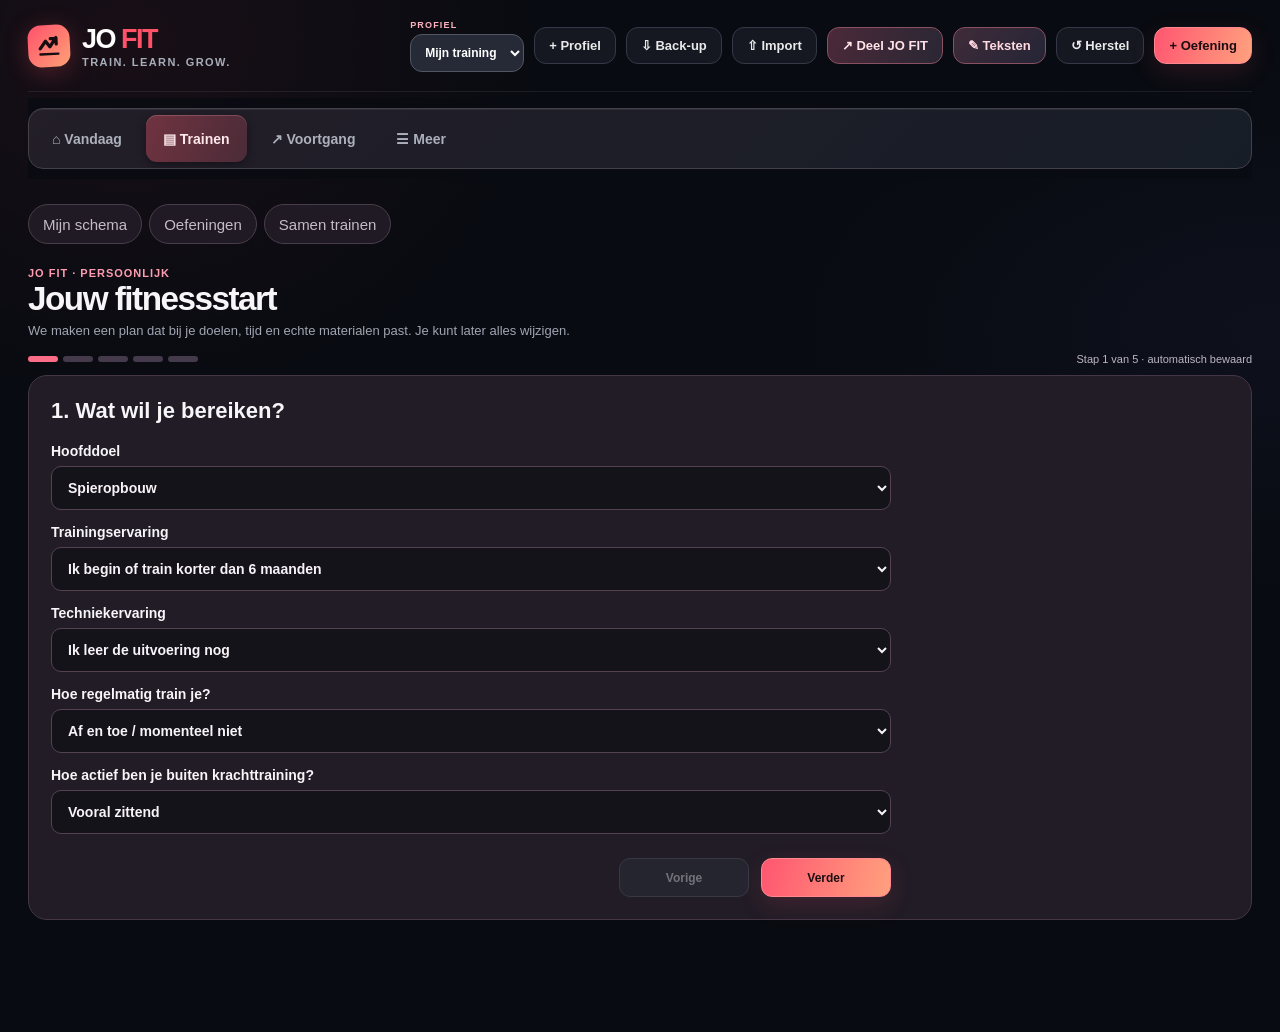
<file: index.html>
<!doctype html>
<html lang="nl">
<head>
  <meta charset="utf-8" />
  <meta name="viewport" content="width=device-width,initial-scale=1,viewport-fit=cover" />
  <meta name="theme-color" content="#0d1016" /><link rel="manifest" href="./manifest.webmanifest" /><link rel="icon" type="image/png" href="./icons/icon-192.png" />
  <meta name="description" content="JO FIT: persoonlijke workoutcoach, voedingsdagboek, spiergroepanalyse, rusttimer, records, lichaamstrends en vriendenmodus." />
  <title>JO FIT – jouw persoonlijke fitnesscoach</title>
  <style>
    :root{--bg:#0b0d12;--bg2:#11141b;--panel:#181c25;--panel2:#202531;--text:#f5f5f4;--muted:#a0a5b2;--dim:#737b8b;--red:#fb5263;--red2:#ff8a81;--green:#b8e996;--line:#323743;--radius:21px;font-family:Inter,ui-sans-serif,-apple-system,BlinkMacSystemFont,"Segoe UI",sans-serif;color-scheme:dark}
    *{box-sizing:border-box}html{scroll-behavior:smooth}body{margin:0;background:var(--bg);color:var(--text);font-size:15px}button,input,select{font:inherit}button{cursor:pointer}button:focus-visible,input:focus-visible,select:focus-visible{outline:2px solid var(--red);outline-offset:3px}button:disabled{opacity:.4;cursor:not-allowed} ::selection{background:#a82943;color:white}
    .page{min-height:100vh;background:radial-gradient(ellipse at 84% -6%,#38202b 0,transparent 31%),radial-gradient(ellipse at -8% 30%,#151a28 0,transparent 34%),var(--bg)}
    .shell{max-width:1240px;margin:auto;padding:0 28px 80px}
    .header{height:92px;display:flex;align-items:center;justify-content:space-between;gap:16px;border-bottom:1px solid #ffffff11}.brand{display:flex;align-items:center;gap:12px;text-decoration:none;color:white}.brandmark{width:42px;height:42px;display:grid;place-items:center;border-radius:13px;background:var(--red);box-shadow:0 6px 30px #fb526333}.brandmark svg{width:26px}.brandname{font-weight:900;letter-spacing:-1.4px;font-size:24px}.brandname span{color:var(--red)}.brandtag{font-size:11px;color:var(--dim);font-weight:650;letter-spacing:.13em;margin-top:1px}
    .header-actions{display:flex;align-items:center;gap:10px}.top-btn{border:1px solid var(--line);background:#22263080;color:#e9e9eb;padding:10px 14px;border-radius:12px;font-weight:700;font-size:13px}.top-btn:hover{border-color:#858a94}.top-btn.primary{background:var(--red);color:#150d12;border-color:var(--red)}
    .hero{display:grid;grid-template-columns:minmax(0,1fr) 390px;gap:26px;padding:52px 0 36px;align-items:center}.eyebrow{font-size:12px;letter-spacing:.20em;font-weight:800;color:var(--red);text-transform:uppercase}.hero h1{font-size:clamp(39px,5.4vw,72px);letter-spacing:-.065em;line-height:1.03;margin:17px 0 17px;font-weight:850}.hero h1 em{font-style:normal;color:var(--red)}.hero p{color:#aeb3bf;font-size:16px;line-height:1.65;margin:0;max-width:590px}
    .hero-card{border:1px solid #6c4d58;background:linear-gradient(160deg,#2b2332 0%,#171b25 42%,#121722 100%);box-shadow:inset 0 1px 0 #ffffff10,0 18px 60px #0007;border-radius:24px;padding:23px;position:relative;overflow:hidden;min-height:208px}.hero-card:before{content:"";position:absolute;inset:0;background:radial-gradient(circle at 80% 8%,#fd617540 0,transparent 28%),radial-gradient(circle at 18% 88%,#5979ff18 0,transparent 24%)}.hero-card:after{content:"";position:absolute;width:190px;height:190px;border:32px solid #ffffff07;right:-95px;top:-52px;border-radius:100%}.stat-top{color:#ddd0d5;font-size:12px;letter-spacing:.09em;font-weight:780;position:relative;z-index:1}.stat-big{font-size:58px;font-weight:850;line-height:1;margin:19px 0 6px;letter-spacing:-.055em;position:relative;z-index:1}.stat-desc{color:#e8cbd2;font-weight:680;position:relative;z-index:1}.stat-chip{display:inline-flex;gap:7px;align-items:center;margin-top:24px;border-radius:30px;padding:7px 12px;background:#ffb5bf20;color:#ffdbe0;font-size:11px;font-weight:750;position:relative;z-index:1}
    .navrow{display:flex;justify-content:space-between;gap:14px;align-items:center;margin:6px 0 27px}.tabs{display:inline-flex;gap:5px;background:#1c202a;border:1px solid #333744;padding:5px;border-radius:15px}.tab{background:transparent;border:0;color:#abb0ba;padding:11px 17px;border-radius:11px;font-weight:760;font-size:14px}.tab.active{background:#373a45;color:white;box-shadow:0 2px 8px #0004}.tab:hover{color:white}.muted-info{font-size:12px;color:var(--dim)}
    .section-top{display:flex;align-items:flex-end;justify-content:space-between;gap:15px;margin-bottom:19px}.section-top h2{margin:0;font-size:27px;letter-spacing:-.045em}.section-top p{margin:5px 0 0;color:var(--muted);font-size:13px}.section-top button{flex:none}.routine-picker{display:flex;align-items:center;gap:8px;flex-wrap:wrap;justify-content:flex-end}.routine-picker .select{max-width:210px;min-width:160px;padding:10px}.routine-picker .top-btn{white-space:nowrap;padding:10px 12px}
    .days{display:grid;grid-template-columns:repeat(5,minmax(0,1fr));gap:10px;margin:21px 0 23px}.day{border:1px solid var(--line);background:#191d25;border-radius:16px;padding:15px 10px 13px;text-align:left;color:var(--muted);transition:.17s}.day:hover{border-color:#8d909e;transform:translateY(-1px)}.day.active{background:#4c2731;border-color:var(--red);color:white;box-shadow:0 4px 22px #ff536117}.day .short{font-size:15px;font-weight:800}.day .dayname{font-size:11px;margin-top:6px;opacity:.74}.day .daycount{font-size:11px;opacity:.6;margin-top:12px}.day.active .daycount{color:#ffd6dc;opacity:.9}
    .columns{display:grid;grid-template-columns:minmax(0,1fr) 340px;gap:20px;align-items:start}.workouts,.sidebar-card,.library-wrap,.progress-card{border:1px solid var(--line);background:linear-gradient(180deg,#1a1e28 0%,#151922 100%);box-shadow:0 14px 50px #00000022,inset 0 1px 0 #ffffff08;border-radius:22px;overflow:hidden}.panelhead{display:flex;justify-content:space-between;align-items:center;gap:14px;padding:24px 24px 21px;border-bottom:1px solid #30343e}.panelhead h3{font-size:19px;margin:0;letter-spacing:-.025em}.tiny{color:var(--dim);font-size:12px;margin-top:5px}.badge{font-size:11px;border:1px solid #47414a;background:#372931;color:#ffc6cd;border-radius:100px;padding:7px 10px;white-space:nowrap;font-weight:790}.worklist{padding:7px 15px 14px}.exercise{display:flex;align-items:center;gap:14px;padding:15px 9px;border-bottom:1px solid #2a2d37;cursor:pointer;border-radius:10px;transition:background .13s}.exercise:last-child{border-bottom:0}.exercise:hover{background:#ffffff08}.exercise.checkedd .exercise-title{color:#a9afba}.exercise.checkedd .num{background:#345142;border-color:#658878;color:#d8faca}.exercise.checkedd .num::after{content:"✓"}.exercise.checkedd .num span{display:none}.num{height:39px;min-width:39px;border:1px solid #4a4851;background:#292733;color:#ffaab5;border-radius:12px;display:grid;place-items:center;font-weight:850;font-size:12px}.excopy{flex:1;min-width:0}.exercise-title{font-weight:730;font-size:14px;white-space:nowrap;overflow:hidden;text-overflow:ellipsis}.exercise-sub{color:var(--dim);font-size:12px;margin-top:5px}.ex-right{display:flex;align-items:center;gap:10px}.muscle-tags{display:flex;gap:5px;flex-wrap:wrap;margin-top:7px}.muscle-tag{font-size:10px;border-radius:5px;background:#4b2b35;color:#ffb0b9;padding:4px 7px;font-weight:690}.circle-next{border:1px solid #454855;border-radius:10px;width:31px;height:31px;background:#292c36;color:#b9bbc4;display:grid;place-items:center;font-size:22px}.exercise-main{display:flex;align-items:center;gap:14px;cursor:pointer;flex:1;min-width:0}.quick-edit{margin:10px 0 0 53px;padding:11px 12px;border:1px solid #313542;background:#1f2430;border-radius:12px;display:grid;grid-template-columns:repeat(4,minmax(0,1fr));gap:9px}.quick-field{display:flex;flex-direction:column;gap:5px;color:#9ca2af;font-size:10px;font-weight:750;letter-spacing:.04em;text-transform:uppercase}.quick-field input{width:100%;padding:9px 8px;border-radius:10px;border:1px solid #4b4f5a;background:#11151d;color:white;text-align:center;font-size:12px}.quick-field input[type=number]::-webkit-outer-spin-button,.quick-field input[type=number]::-webkit-inner-spin-button{-webkit-appearance:none;margin:0}.mini-pill{display:flex;align-items:center;justify-content:center;border:1px solid #575968;background:#2e3240;color:#f6f6f7;border-radius:10px;padding:9px 8px;font-size:12px;font-weight:780;cursor:pointer}.mini-pill:hover{border-color:#888b98}
    .add-btn{margin:13px 22px 20px;width:calc(100% - 44px);border:1px dashed #68626d;background:#221e28;color:#ffb0bd;border-radius:13px;padding:13px;font-weight:800}.add-btn:hover{background:#382631}.sidebar-card{padding:24px}.sidebar-card h3{margin:0;font-size:19px}.sidebar-card p{color:var(--muted);line-height:1.6;font-size:13px}.bigprogress{display:flex;align-items:baseline;gap:7px;margin:18px 0}.bigprogress strong{font-size:50px;letter-spacing:-.06em;line-height:1}.bigprogress span{font-size:14px;color:var(--muted)}.progressbar{background:#343743;height:9px;border-radius:10px;overflow:hidden}.progressfill{height:100%;background:linear-gradient(90deg,#fa4760,#ffa17e);border-radius:9px;transition:width .2s}.side-line{padding:16px 0;border-bottom:1px solid #34343d;display:flex;align-items:center;justify-content:space-between;gap:14px;font-size:12px;color:#b1b3be}.side-line:last-child{border-bottom:0}.side-line strong{color:white}.guidebox{padding:18px;margin-top:19px;background:#262532;border:1px solid #4a3c49;border-radius:15px}.guidebox strong{color:#ffb9c0;font-size:13px}.guidebox p{margin:8px 0 0;font-size:12px}.footnote{font-size:11px;color:#7e8291;line-height:1.6;margin-top:18px}
    .filterbar{display:flex;gap:12px;flex-wrap:wrap;margin-bottom:20px}.search{flex:1;min-width:180px;border:1px solid #444855;background:#1c202b;border-radius:13px;color:white;padding:14px 14px;outline:0}.search::placeholder{color:#777e8b}.select{border:1px solid #444855;border-radius:12px;color:white;padding:13px 12px;background:#242834;min-width:144px}.library-wrap{padding:16px}.library-grid{display:grid;grid-template-columns:repeat(3,minmax(0,1fr));gap:12px}.libcard{border:1px solid #353a45;border-radius:16px;background:#1e222c;cursor:pointer;overflow:hidden;transition:.17s;display:flex;flex-direction:column}.libcard:hover{border-color:#bc7986;transform:translateY(-2px)}.libthumb{height:116px;background:radial-gradient(circle at 60% 35%,#4d2c38 0%,#242431 60%,#1e222c 100%);position:relative;overflow:hidden;display:grid;place-items:center}.libthumb svg{width:145px;height:126px;position:absolute;left:50%;top:50%;transform:translate(-50%,-50%)}.group-chip{position:absolute;z-index:2;top:10px;left:10px;padding:5px 8px;font-weight:800;font-size:10px;color:#ffb8c1;background:#572d3a;border-radius:6px}.libtext{padding:14px;min-height:99px}.libtitle{font-size:13px;font-weight:800;line-height:1.33}.libsub{font-size:11px;color:#89909e;line-height:1.5;margin-top:6px}.libbottom{padding:0 14px 14px;display:flex;justify-content:space-between;align-items:center;margin-top:auto;color:#ffa3ac;font-size:11px;font-weight:800}.empty{padding:55px 20px;text-align:center;color:#9598a5}.empty h3{color:white}
    .progress-layout{display:grid;grid-template-columns:1fr 1fr;gap:19px}.progress-card{padding:23px}.progress-card h3{margin:0 0 15px}.history-item{display:flex;justify-content:space-between;align-items:center;border-bottom:1px solid #34343e;padding:13px 0;gap:15px;font-size:13px}.history-item:last-child{border:0}.history-item span{color:#afb3bc}.green{color:var(--green)!important}.mini-button{background:#272b35;border:1px solid #474b56;padding:7px 10px;border-radius:9px;font-weight:780;font-size:11px;color:white}.mini-button.accent{border-color:#a65363;color:#ffb0bc;background:#4b303b}
    .overlay{position:fixed;inset:0;z-index:20;display:none;background:#050609bc;backdrop-filter:blur(10px);padding:22px;overflow-y:auto;-webkit-overflow-scrolling:touch;align-items:flex-start;justify-content:center}.overlay.open{display:flex}.modal{border:1px solid #514650;border-radius:28px;background:linear-gradient(180deg,#1d212c 0%,#181c24 48%,#141821 100%);box-shadow:inset 0 1px 0 #ffffff0d,0 30px 130px #000c;max-width:980px;width:100%;position:relative;overflow-y:auto;-webkit-overflow-scrolling:touch;touch-action:pan-y;max-height:calc(100vh - 44px);animation:appear .2s ease-out}@keyframes appear{from{opacity:0;transform:translateY(10px)}to{opacity:1;transform:translateY(0)}}.modal-close{position:absolute;right:20px;top:17px;z-index:3;color:#ddd;background:#383843;border:1px solid #59565f;border-radius:100%;height:37px;width:37px;display:grid;place-items:center;font-size:20px}.mod-head{padding:26px 32px 18px;padding-right:75px;background:linear-gradient(180deg,#ffffff06,transparent)}.mod-title{font-size:30px;font-weight:860;letter-spacing:-.045em;margin:10px 0 8px}.mod-sub{display:flex;flex-wrap:wrap;gap:8px;align-items:center;color:var(--muted);font-size:12px}.mod-cat{font-size:11px;font-weight:800;color:var(--red);letter-spacing:.12em;text-transform:uppercase}.mod-grid{display:block}.visual-pane{padding:0 26px 14px 26px}.demo-stage{height:400px;border:1px solid #48434c;background:radial-gradient(circle at 50% 26%,#414656 0%,#20242e 57%,#181b23 100%);box-shadow:inset 0 1px 0 #ffffff0d;border-radius:22px;position:relative;overflow:hidden}.demo-stage:before{content:"";position:absolute;inset:auto 0 0 0;height:34%;background:linear-gradient(180deg,transparent,#09101822)}.demo-stage>svg{width:100%;height:100%}.demo-stamp{position:absolute;left:16px;top:14px;background:#11131cbd;padding:8px 10px;border:1px solid #50515b;border-radius:9px;font-size:10px;color:#c8cbd1;font-weight:800;letter-spacing:.12em}.motion-state{position:absolute;right:15px;top:14px;color:#ffacb5;font-size:11px;background:#421f2c;padding:8px 9px;border-radius:8px;font-weight:820}.demo-bottom{display:flex;gap:11px;align-items:center;padding-top:14px}.ctrl{color:white;background:#31343f;border:1px solid #5b5663;border-radius:10px;padding:9px 13px;font-weight:770;font-size:12px}.ctrl.pause{color:#160a0d;background:var(--red);border-color:var(--red)}.timeline{flex:1;background:#46404a;border-radius:10px;height:6px;overflow:hidden}.timeline i{display:block;height:100%;background:linear-gradient(90deg,#fb5263,#ff9c7b);width:0}.speed{width:73px;background:#30323d;border:1px solid #52515c;border-radius:10px;padding:9px 6px;color:white;font-weight:750;font-size:11px}.demo-note{color:#c0c4cf;font-size:12px;line-height:1.65;margin-top:12px;background:#1f2430;border:1px solid #353c48;border-radius:14px;padding:13px 14px}.motion-legend{display:flex;gap:10px;flex-wrap:wrap;margin-top:11px}.legend-chip{display:inline-flex;align-items:center;gap:7px;padding:8px 10px;border-radius:11px;background:#202430;border:1px solid #343b49;color:#d8dbe4;font-size:11px;font-weight:760}.legend-chip i{display:inline-block;width:14px;height:3px;border-radius:999px;background:#ffb76c}.legend-chip i.ghost{background:#a4adbc}.legend-chip i.hot{background:#fb5263}.profile-strip{display:grid;grid-template-columns:repeat(3,minmax(0,1fr));gap:10px;margin-top:14px}.profile-card{background:linear-gradient(180deg,#202633 0%,#191e28 100%);border:1px solid #353c49;border-radius:15px;padding:12px 13px}.profile-card strong{display:block;color:#ffcad1;font-size:11px;letter-spacing:.08em;text-transform:uppercase;margin-bottom:5px}.profile-card span{display:block;color:#eef0f3;font-size:12px;line-height:1.55}.under-demo{margin-top:16px;display:grid;gap:14px}.attention-grid{display:grid;grid-template-columns:repeat(2,minmax(0,1fr));gap:10px}.attention-card{background:#202531;border:1px solid #373d4b;border-radius:14px;padding:12px}.attention-card strong{display:block;font-size:11px;letter-spacing:.08em;color:#ffb2bb;text-transform:uppercase;margin-bottom:6px}.attention-card p{margin:0;color:#eef0f3;font-size:12px;line-height:1.58}.coach-deep-list{display:grid;gap:10px;margin-top:12px}.coach-deep-line{background:#171c25;border:1px solid #303744;border-radius:13px;padding:12px 13px}.coach-deep-line b{display:block;color:#ffd7dd;font-size:12px;margin-bottom:5px}.coach-deep-line span{display:block;color:#c2c7d1;font-size:12px;line-height:1.63}.tension-list{margin:12px 0 0;padding-left:18px}.tension-list li{margin-bottom:8px}.phase-cue{position:absolute;left:15px;bottom:14px;max-width:68%;background:#11151dcf;border:1px solid #343d4a;border-radius:12px;padding:9px 11px;color:#dce0e8;font-size:11px;line-height:1.45}.stage-badge{position:absolute;right:15px;bottom:14px;background:#141826d8;border:1px solid #343c4b;color:#ffd4da;border-radius:999px;padding:8px 10px;font-size:10px;font-weight:800;letter-spacing:.08em;text-transform:uppercase}
    .details-pane{padding:4px 26px 27px 26px}.detail-section{padding:20px 0;border-bottom:1px solid #373a43}.detail-section:first-child{padding-top:0}.detail-section:last-child{border:0}.detail-label{display:flex;align-items:center;gap:9px;margin:0 0 12px;font-size:13px;font-weight:840}.dot{width:9px;height:9px;background:var(--red);border-radius:100%;box-shadow:0 0 10px #ff5965a8}.detail-section p,.detail-section li{color:#b6bac6;font-size:12px;line-height:1.65}.detail-section ol,.detail-section ul{margin:0;padding-left:18px}.detail-section li{margin:0 0 8px}.muscle-display{display:grid;grid-template-columns:135px minmax(0,1fr);gap:13px;align-items:center}.muscle-map{background:#22252f;border:1px solid #343a45;border-radius:13px;padding:8px;height:155px;display:grid;place-items:center}.muscle-map svg{height:137px;max-width:110px}.muscle-detail strong{color:#f0eced;display:block;font-size:12px;margin-top:9px}.muscle-detail p{margin:4px 0 2px;color:#b0b4bd}.muscle-detail .smalltag{color:#ffb2bb;font-weight:800;font-size:10px;letter-spacing:.06em}.anatomy-card{background:#202530;border:1px solid #333948;border-radius:16px;padding:12px}.anatomy-card svg{width:100%;height:auto;display:block}.anatomy-caption{display:grid;grid-template-columns:1fr 1fr;gap:10px;margin-top:10px}.anatomy-caption .hint{background:#171b24;border:1px solid #313744;border-radius:12px;padding:10px}.anatomy-caption .hint strong{display:block;color:#ffe2e6;font-size:11px;margin-bottom:4px}.anatomy-caption .hint p{margin:0;color:#abb1bd;font-size:11px;line-height:1.5}.coach-grid{display:grid;grid-template-columns:repeat(2,minmax(0,1fr));gap:10px}.coach-box{background:#202531;border:1px solid #363c49;border-radius:14px;padding:11px 12px}.coach-box .k{font-size:10px;font-weight:800;letter-spacing:.08em;color:#ffb2bb;text-transform:uppercase}.coach-box .v{display:block;margin-top:6px;font-size:12px;color:#eff0f2;line-height:1.55}.danger-text{color:#ffb1b9!important}.mod-foot{border-top:1px solid #3b3c45;display:flex;flex-wrap:wrap;gap:12px;justify-content:space-between;padding:17px 32px;background:#20232d}.form-controls{display:flex;gap:9px;align-items:center;flex-wrap:wrap}.field{display:flex;align-items:center;gap:7px;color:#a9adba;font-size:12px}.field input{width:60px;padding:10px 7px;text-align:center;border-radius:10px;background:#141821;border:1px solid #484b56;color:white}.field .repsinput{width:73px}.savebutton{background:var(--red);color:#1b0c11;border:1px solid #ff6c7a;border-radius:11px;font-weight:840;font-size:12px;padding:11px 15px}.dangerbtn{background:#22252e;color:#ffadb7;border:1px solid #65434b;border-radius:10px;padding:10px 12px;font-weight:750;font-size:12px}.linkbtn{background:transparent;border:0;color:#a9aeb9;text-decoration:underline;font-size:12px}.toast{position:fixed;left:50%;bottom:25px;transform:translate(-50%,110px);background:#d5f4bd;color:#14210f;z-index:50;padding:12px 19px;font-weight:800;font-size:13px;border-radius:13px;box-shadow:0 10px 35px #0009;transition:.2s;white-space:nowrap}.toast.show{transform:translate(-50%,0)}.toast:not(.show){visibility:hidden}
    @media(max-width:980px){.hero{grid-template-columns:1fr 300px}.columns{grid-template-columns:minmax(0,1fr) 280px}.library-grid{grid-template-columns:repeat(2,1fr)}.visual-pane{padding-left:20px;padding-right:20px}.details-pane{padding-left:20px;padding-right:20px}.muscle-display{grid-template-columns:115px 1fr}.quick-edit{grid-template-columns:repeat(2,minmax(0,1fr))}.coach-grid{grid-template-columns:1fr}.anatomy-caption{grid-template-columns:1fr}.attention-grid{grid-template-columns:1fr 1fr}.profile-strip{grid-template-columns:1fr}}
    @media(max-width:760px){.shell{padding:0 15px 80px}.header{height:75px}.brandtag{display:none}.header-actions .top-btn:not(.primary){display:none}.brandname{font-size:23px}.hero{display:block;padding:32px 0 23px}.hero h1{font-size:44px;margin:11px 0 12px}.hero p{font-size:13px;line-height:1.6}.hero-card{display:none}.navrow{display:block}.tabs{display:flex}.tab{flex:1;padding:11px 7px;font-size:12px}.muted-info{display:none}.section-top h2{font-size:24px}.section-top p{font-size:12px}.section-top:has(.routine-picker){display:block}.routine-picker{justify-content:flex-start;margin-top:14px}.routine-picker .select{flex:1;max-width:none;min-width:0}.routine-picker .top-btn{font-size:11px}.days{grid-template-columns:repeat(5,minmax(0,1fr));gap:6px}.day{padding:11px 7px;border-radius:11px}.day .short{font-size:13px}.day .dayname{font-size:9px}.day .daycount{font-size:9px;margin-top:9px}.columns{grid-template-columns:1fr}.sidebar-card{order:2}.panelhead{padding:18px 16px}.worklist{padding:5px 8px 10px}.exercise{padding:13px 6px;gap:9px;display:block}.exercise-main{gap:9px}.exercise-title{font-size:13px;white-space:normal}.exercise-sub{font-size:11px}.num{height:35px;min-width:35px;font-size:11px}.muscle-tags{display:none}.quick-edit{margin-left:44px;grid-template-columns:repeat(2,minmax(0,1fr));padding:10px}.library-grid{grid-template-columns:repeat(2,minmax(0,1fr));gap:9px}.library-wrap{padding:9px}.libtext{padding:11px}.libthumb{height:106px}.libtitle{font-size:12px}.libbottom{padding:0 11px 11px}.progress-layout{grid-template-columns:1fr}.overlay{padding:0;align-items:stretch}.modal{min-height:100vh;max-height:100vh;border-radius:0;border:0}.mod-head{padding:22px 20px 15px;padding-right:68px}.mod-title{font-size:25px}.modal-close{right:17px;top:15px}.mod-grid{display:block}.visual-pane{padding:0 15px 16px}.demo-stage{height:min(82vw,380px);min-height:280px}.details-pane{padding:8px 20px 18px}.muscle-display{grid-template-columns:115px 1fr}.mod-foot{padding:15px;gap:15px}.form-controls{gap:7px}.field input{width:54px}.top-btn.primary{padding:10px 11px;font-size:12px}.attention-grid{grid-template-columns:1fr}.anatomy-buttons{gap:5px}.profile-strip{grid-template-columns:1fr}}
    @media(prefers-reduced-motion:reduce){*{scroll-behavior:auto!important;animation:none!important;transition:none!important}}
  
/* JO FIT v3 — anatomical WebGL viewer and inline editable workout sets */
.exercise{display:block;cursor:default!important}.exercise-main{width:100%;}.exercise-main:hover .exercise-title{color:#fff}
.anatomy-view{height:358px;position:relative;border-radius:14px;background:radial-gradient(circle at 50% 30%,#303747,#151a24 68%);overflow:hidden;border:1px solid #394355;touch-action:none}
.anatomy-view canvas{height:100%;width:100%;display:block;cursor:grab;touch-action:none}
.anatomy-view canvas:active{cursor:grabbing}
.anatomy-fallback{position:absolute;inset:0;display:grid;place-items:center;background:#222631;padding:14px;text-align:center}.anatomy-fallback[hidden]{display:none}
.anatomy-fallback svg{width:75%;height:85%;max-width:250px}.anatomy-fallback p{font-size:10px;color:#d1d5de}
.anatomy-tip{position:absolute;left:9px;top:10px;pointer-events:none;color:#d5dae2;background:#141925d5;padding:6px 9px;border-radius:8px;font-size:10px;letter-spacing:.01em}
.anatomy-legend{position:absolute;right:8px;bottom:9px;pointer-events:none;background:#141925dc;padding:7px 8px;border-radius:8px;color:#d6d8df;font-size:10px}
.anatomy-legend i{display:inline-block;width:8px;height:8px;border-radius:100%;margin-right:4px}.primary-dot{background:#fc5264}.secondary-dot{background:#d47a86}
.anatomy-buttons{display:flex;gap:6px;flex-wrap:wrap;margin-top:10px}.rot-btn{flex:1;min-width:80px;border:1px solid #465061;background:#242b37;color:#d6d9e0;border-radius:10px;padding:9px 8px;font-size:11px;font-weight:770}.rot-btn.selected,.rot-btn[aria-pressed=true]{background:#602836;color:#ffe5e8;border-color:#e46174}
.anatomy-disclaimer{margin:10px 2px 4px!important;line-height:1.45!important;font-size:10px!important;color:#929ca9!important}
.specific-list{display:grid;gap:9px}.specific-line{border-left:2px solid #ad4a5c;padding:2px 0 3px 10px}.specific-line b{display:block;font-size:11px;color:#f3c2c9;margin-bottom:4px}.specific-line span{color:#c6cad2;font-size:12px;line-height:1.6}
.coach-focus{border:1px solid #5c3b48;background:#342833;color:#fbdfe3;border-radius:11px;padding:12px;font-size:12px;line-height:1.55;margin-bottom:14px}
.progress-hint{border:1px solid #465a51;background:#24352f;border-radius:11px;padding:11px;color:#d8f8da;font-size:12px;line-height:1.5;margin-top:12px}
@media(max-width:760px){.quick-edit{grid-template-columns:repeat(2,minmax(0,1fr))}.anatomy-view{height:350px}.anatomy-tip{font-size:9px}.coach-grid{grid-template-columns:1fr}}
@media(max-width:380px){.anatomy-view{height:290px}.rot-btn{min-width:65px;font-size:10px}.quick-edit{margin-left:0}}

/* Forma 2.0 — persoonlijke profielen, weeklogboek en oefeningen */
.header-actions{flex-wrap:wrap;justify-content:flex-end}.header{height:auto;min-height:92px;padding:12px 0}.profile-select-wrap{display:flex;flex-direction:column;gap:4px}.profile-select-wrap span{font-size:9px;letter-spacing:.13em;font-weight:900;color:#ffb3bd}.profile-select-wrap select{max-width:160px;min-width:110px;background:#262a36;color:#fff;border:1px solid #525663;padding:10px 10px;border-radius:12px;font-size:12px;font-weight:750}
.save-day-btn{margin:0 22px;width:calc(100% - 44px);border:1px solid #fc6477;background:linear-gradient(120deg,#fa5268,#ff9b7b);color:#1c0d10;border-radius:13px;padding:14px 12px;font-weight:900;font-size:13px;box-shadow:0 10px 25px #fb526327}.save-day-hint{margin:10px 24px 19px;color:#8d97a6;line-height:1.45;font-size:11px}
.progress-summary{display:grid;grid-template-columns:repeat(3,1fr);gap:12px;margin:17px 0}.summary-kpi{border:1px solid #3c4051;border-radius:18px;background:linear-gradient(150deg,#292333,#1b212b);padding:20px}.summary-kpi span{font-size:11px;color:#b6bbc7;font-weight:650;display:block}.summary-kpi strong{font-size:34px;letter-spacing:-.05em;margin-top:6px;display:block}
.week-panel{margin:18px 0}.week-toolbar,.trend-toolbar,.log-head{display:flex;justify-content:space-between;align-items:center;gap:15px;margin-bottom:18px}.week-toolbar p,.trend-toolbar p{color:#98a0af;font-size:12px;margin:5px 0}.week-arrows{display:flex;gap:6px}.week-arrows button{border:1px solid #4a5060;background:#252b38;color:#fff;padding:9px 13px;border-radius:10px;font-size:13px;font-weight:800}
.week-strip{display:grid;grid-template-columns:repeat(7,minmax(0,1fr));gap:9px}.week-day{text-align:center;background:#242936;border:1px solid #383d4a;border-radius:15px;padding:14px 4px;min-width:0}.week-day.trained{background:#244236;border-color:#569e78}.week-label{font-size:11px;color:#c2c7d1;font-weight:750}.week-number{font-weight:850;font-size:21px;margin:7px 0}.week-status{font-size:10px;color:#c4c9d5;white-space:nowrap}.week-day.trained .week-status{color:#b9f5d2}.week-caption{color:#929cab;font-size:11px;line-height:1.6;margin:13px 0 2px}
.progress-duo{display:grid;grid-template-columns:1.1fr .9fr;gap:17px}.progress-duo>.progress-card{min-width:0}.trend-toolbar{align-items:flex-start;flex-wrap:wrap}.trend-toolbar .select{max-width:250px;min-width:165px}.trend-summary{display:grid;grid-template-columns:repeat(3,minmax(0,1fr));gap:7px;margin:12px 0 16px}.trend-summary>div{background:#222735;border:1px solid #353d4b;border-radius:13px;padding:11px 8px}.trend-summary span{font-size:10px;color:#a9b1be;display:block}.trend-summary strong{margin-top:6px;font-size:16px;display:block;white-space:normal}.trend-chart{padding:8px;background:#171c24;border:1px solid #303744;border-radius:15px;min-height:220px;display:grid;place-items:center}.trend-chart svg{width:100%;height:auto}.chart-empty{text-align:center;color:#a7afbd;line-height:1.55;font-size:12px;padding:40px 18px}
.log-item{display:flex;gap:11px;align-items:flex-start;padding:14px 0;border-bottom:1px solid #323845}.log-icon{background:#285441;color:#baf6d1;border-radius:11px;display:grid;place-items:center;min-width:34px;height:34px;font-weight:900}.log-copy{flex:1;min-width:0}.log-copy b{font-size:13px}.log-copy small{display:block;color:#9fa7b5;font-size:10px;margin-top:5px}.log-entries{display:flex;flex-wrap:wrap;gap:6px;margin-top:10px}.log-entries span{font-size:10px;line-height:1.4;background:#262b38;border-radius:8px;padding:6px 8px;color:#c8ceda}.log-empty{color:#a9b0bd;font-size:12px;line-height:1.65}.data-actions{display:flex;flex-wrap:wrap;align-items:center;gap:10px;margin:20px 0}.data-actions span{font-size:11px;color:#98a3b3}.scrub-label{display:block;color:#aeb6c2;font-size:11px;margin-top:14px}.scrub-label input{display:block;width:100%;accent-color:#fb5263;margin-top:8px;cursor:pointer}
@media(max-width:1000px){.header-actions .top-btn{font-size:11px;padding:8px 9px}.header-actions{gap:7px}.progress-duo{grid-template-columns:1fr}}
@media(max-width:760px){.header{align-items:flex-start;padding:12px 0;gap:7px}.brand{padding-top:8px}.header-actions{max-width:75%;gap:5px}.header-actions .top-btn:not(.primary){display:inline-flex;font-size:10px;padding:8px 7px}.header-actions .profile-select-wrap{min-width:110px}.profile-select-wrap select{font-size:11px;max-width:140px;padding:7px}.header-actions #resetBtn{display:none!important}.header-actions #backupBtn,.header-actions #importBtn{display:none!important}.header-actions #addProfile{display:inline-flex}.profile-select-wrap span{display:none}.header-actions .top-btn.primary{font-size:10px}.progress-summary{gap:7px}.summary-kpi{padding:13px 10px}.summary-kpi span{font-size:10px;min-height:27px}.summary-kpi strong{font-size:25px}.week-strip{gap:4px}.week-day{border-radius:11px;padding:11px 2px}.week-number{font-size:17px}.week-status{font-size:9px}.progress-card{padding:15px}.week-toolbar{flex-wrap:wrap}.trend-summary strong{font-size:13px}.trend-summary span{font-size:9px}.log-head{flex-wrap:wrap}.trend-toolbar .select{min-width:100%;max-width:100%}.save-day-btn{margin:0 12px;width:calc(100% - 24px)}.save-day-hint{margin:10px 15px 18px}.demo-stage{min-height:270px}}
@media(max-width:360px){.header-actions{max-width:70%}.profile-select-wrap select{max-width:112px}.summary-kpi strong{font-size:20px}.week-status{font-size:8px}}

/* Forma 3.0: premium responsive layout and coaching modules */
.f3-rpe{color:#f5b7c1;font-size:10px;text-align:center}html,body{overflow-x:hidden}.navrow{min-width:0}.tabs{width:100%;max-width:100%;overflow-x:auto;scrollbar-width:thin;-webkit-overflow-scrolling:touch;display:flex;white-space:nowrap}.tab{flex:0 0 auto;min-height:44px}.quick-edit{grid-template-columns:repeat(5,minmax(0,1fr));}.quick-field input{min-width:0}.profile-select-wrap select{max-width:150px}
.f3-kpis{display:grid;grid-template-columns:repeat(3,minmax(0,1fr));gap:13px;margin-bottom:18px}.f3-kpi,.f3-card{border:1px solid #353b47;border-radius:20px;background:linear-gradient(180deg,#1d2330,#171c25);box-shadow:inset 0 1px 0 #ffffff0a}.f3-kpi{padding:18px}.f3-kpi span{font-size:12px;color:#a6afbd;display:block;margin-bottom:9px}.f3-kpi b{font-size:28px;letter-spacing:-.05em;color:#fff}.f3-kpi b small{font-size:13px;font-weight:500;color:#939dab}.f3-kpi .f3-track{margin-top:12px}.f3-cols{display:grid;grid-template-columns:repeat(2,minmax(0,1fr));gap:17px;margin-bottom:17px}.f3-card{padding:23px;min-width:0;margin-bottom:17px}.f3-cols>.f3-card{margin-bottom:0}.f3-card h3{font-size:19px;margin:0 0 15px;letter-spacing:-.03em}.f3-card h4{margin:21px 0 11px;font-size:14px;color:#f4c0cb}.f3-card p{font-size:13px;line-height:1.65;color:#bbc1cd}.f3-cardhead{margin-bottom:18px}.f3-cardhead h3{margin-bottom:5px}.f3-cardhead small{font-size:12px;color:#929ba9}.f3-mrow{display:grid;grid-template-columns:110px 1fr 33px;gap:10px;align-items:center;margin:13px 0;font-size:12px;color:#dce0e6}.f3-mrow b{text-align:right;color:#ffd5da}.f3-track{height:9px;background:#303747;border-radius:20px;overflow:hidden}.f3-track i{display:block;height:100%;background:linear-gradient(90deg,#fc5265,#ff9c78);border-radius:20px}.f3-note,.f3-muted{color:#919baa!important;font-size:12px!important;line-height:1.65}.f3-warn{color:#ffb2b9!important}.f3-advice{border-top:1px solid #323c4b;padding:12px 0}.f3-advice>b{display:block;font-size:12px;color:#eee}.f3-advice>strong{display:block;color:#ffb6c0;font-size:13px;margin-top:5px}.f3-advice p{margin:5px 0 8px;font-size:11px;color:#aeb7c6}.f3-small,.f3-upload{display:inline-flex;align-items:center;justify-content:center;border:1px solid #5b6371;border-radius:11px;padding:10px 12px;background:#2b3341;color:#f1f1f5;text-align:center;cursor:pointer;font-size:12px;font-weight:750;min-height:39px}.f3-small:hover{border-color:#fc8491}.f3-pr{display:grid;grid-template-columns:1fr auto;gap:4px 12px;padding:13px 0;border-bottom:1px solid #313845}.f3-pr span{font-size:12px;color:#dae0e8}.f3-pr strong{font-size:13px;color:#ffcbd4}.f3-pr small{grid-column:1/-1;color:#98a3b3;font-size:11px}.f3-form{display:grid;gap:14px}.f3-form label,.f3-fields label,.f3-card label:not(.f3-upload){display:flex;flex-direction:column;gap:6px;color:#bfc5d0;font-size:12px;min-width:0}.f3-form input,.f3-fields input,.f3-form select,.f3-form textarea,.f3-fields textarea,.f3-card textarea{width:100%;min-width:0;background:#121722;color:#f0f0f2;border:1px solid #4c5565;border-radius:11px;padding:12px;font-size:14px;outline:none}.f3-card input:focus,.f3-card select:focus,.f3-card textarea:focus{border-color:#fb6a7a}.f3-fields{display:grid;grid-template-columns:repeat(2,minmax(0,1fr));gap:12px;align-items:end;margin:12px 0}.f3-card button{max-width:100%}.f3-result{padding:13px;border-radius:12px;background:#212936;border:1px solid #374356}.f3-result h2{font-size:26px;margin:7px 0}.f3-result b{color:#ffd4db}.f3-result p{color:#d1d5df}.f3-separator{height:1px;background:#343d4a;margin:14px 0}.f3-list{display:grid;gap:8px;margin-top:13px}.f3-list>div{display:flex;align-items:center;gap:9px;justify-content:space-between;padding:10px;background:#151b25;border-radius:10px;border:1px solid #2e3745}.f3-list span,.f3-list b{font-size:12px;min-width:0}.f3-list span{color:#bec5d0;overflow-wrap:anywhere}.f3-list b{color:#fff;font-weight:700;text-align:right}.f3-iconbtn{background:#37313c;color:#ffbac5;border:1px solid #64414d;border-radius:9px;font-size:17px;cursor:pointer;flex:0 0 29px;height:29px}.f3-chart{width:100%;max-height:180px}.f3-photo-grid{display:grid;grid-template-columns:repeat(4,minmax(0,1fr));gap:12px;margin-top:16px}.f3-photo{display:flex;flex-direction:column;gap:8px}.f3-photo img{width:100%;height:155px;object-fit:cover;border-radius:12px;border:1px solid #3a4351}.f3-photo small{color:#acb4c1}.f3-macros{display:grid;grid-template-columns:repeat(3,minmax(0,1fr));gap:8px}.f3-macros span{display:flex;flex-direction:column;gap:5px;background:#202936;padding:12px;border-radius:12px;color:#a9b2bf;font-size:12px}.f3-macros b{color:#fff;font-size:14px}.f3-score{display:flex;align-items:center;gap:12px;justify-content:space-between;background:#27333b;border:1px solid #4a6b69;padding:17px;border-radius:14px}.f3-score span{font-size:13px;color:#d1ddd9}.f3-score b{font-size:29px;color:#c9f1d7}.f3-friendcard{background:#252d3d;border:1px solid #4a5165;border-radius:16px;padding:17px;display:flex;flex-wrap:wrap;gap:13px;margin:16px 0}.f3-friendcard>strong{font-size:16px;color:#ffd2d8;width:100%}.f3-friendcard>div{min-width:80px;display:flex;flex-direction:column;gap:5px;flex:1}.f3-friendcard b{font-size:23px}.f3-friendcard span,.f3-friendcard small{font-size:11px;color:#aab6c9}.f3-friend-sm{padding:13px}.f3-cloud-status{border-radius:12px;padding:12px;border:1px solid #51606b;background:#29313d;color:#dce8ee;font-size:12px;margin:15px 0}.f3-card details{border:1px solid #37404f;border-radius:12px;padding:13px;margin-bottom:14px}.f3-card summary{font-weight:750;color:#ffbece;cursor:pointer}.f3-card details .f3-fields{grid-template-columns:1fr}.f3-timer{position:fixed;z-index:18;right:20px;bottom:20px;max-width:calc(100vw - 32px);background:linear-gradient(120deg,#373041,#191f2d);border:1px solid #c46c7e;border-radius:18px;padding:7px;box-shadow:0 9px 35px #0009;color:white}.f3-timer.completed{border-color:#a1dfb0}.f3-timer-label{display:flex;align-items:center;gap:10px;background:transparent;color:#fff;border:0;padding:8px 13px;font-size:13px;font-weight:800}.f3-timer-label b{color:#ffc5ca;font-variant-numeric:tabular-nums;font-size:20px}.f3-timer-controls{padding:8px;display:flex;gap:6px;flex-wrap:wrap}.f3-timer-controls[hidden]{display:none}.f3-timer-controls select,.f3-timer-controls button{background:#252d3c;border:1px solid #596271;border-radius:8px;color:white;padding:8px;cursor:pointer;font-size:12px}
@media(max-width:960px){.quick-edit{grid-template-columns:repeat(3,minmax(0,1fr))}.f3-photo-grid{grid-template-columns:repeat(3,minmax(0,1fr))}}
@media(max-width:760px){.header{height:auto;min-height:80px;flex-wrap:wrap;padding:11px 0;gap:9px}.header-actions{width:100%;display:flex;flex-wrap:wrap;gap:7px}.header-actions .top-btn:not(.primary){display:inline-flex!important}.header-actions .top-btn{font-size:10px;padding:8px 9px}.profile-select-wrap{flex:1;min-width:140px}.profile-select-wrap select{width:100%;max-width:100%}.navrow{margin:8px 0 19px}.tabs{width:100%;max-width:100%;margin:0;padding:4px}.tab{flex:none!important;padding:11px 13px;font-size:12px}.quick-edit{margin:8px 0 0 0;grid-template-columns:repeat(3,minmax(0,1fr));gap:7px}.quick-field input{min-height:40px}.f3-kpis{gap:9px}.f3-kpi{padding:12px}.f3-kpi b{font-size:20px}.f3-cols{grid-template-columns:1fr;gap:15px}.f3-card{padding:17px}.f3-photo-grid{grid-template-columns:repeat(2,minmax(0,1fr))}.f3-timer{bottom:12px;right:12px}.f3-fields{grid-template-columns:repeat(2,minmax(0,1fr))}.form-controls{gap:7px}}
@media(max-width:385px){.f3-kpis{grid-template-columns:1fr 1fr}.f3-fields{grid-template-columns:1fr}.quick-edit{grid-template-columns:repeat(2,minmax(0,1fr))}.f3-mrow{grid-template-columns:90px 1fr 26px}.f3-timer{right:7px;bottom:7px}}


/* Forma 3.0 Visual Edition — graphic artwork + premium mobile presentation */
:root{--red:#ff5269;--red2:#ff947c;--bg:#090c12;--panel:#191f29;--line:#333947}
body{background:#090c12}
.page{background:radial-gradient(ellipse at 86% 5%,#5e233124 0%,transparent 30%),radial-gradient(ellipse at 1% 48%,#26365724 0%,transparent 35%),#090c12}
.shell{max-width:1280px}
.header{border-bottom:1px solid #ffffff13}
.brandmark{background:linear-gradient(135deg,#ff516b,#ffa176);box-shadow:0 5px 25px #fc526344;transform:rotate(-3deg)}
.brandname{font-size:27px;letter-spacing:-1.5px}
.brandtag{color:#a8afba}
.header-actions .top-btn.primary,.savebutton,.save-day-btn{background:linear-gradient(105deg,#ff5670,#ffa17e);border-color:#ff8790;color:#1b0e12;box-shadow:0 8px 26px #ff526724}
.top-btn:hover,.ctrl:hover{filter:brightness(1.12)}
.hero{grid-template-columns:minmax(0,1fr) minmax(0,1.16fr);gap:30px;align-items:center;padding:34px 0 30px}
.hero h1{font-size:clamp(40px,5vw,70px)}
.hero p{font-size:15px;line-height:1.75;color:#c0c6d0}
.hero .eyebrow{font-size:11px;letter-spacing:.18em}
.forma-hero-art{position:relative;overflow:hidden;border:1px solid #70404d;border-radius:25px;background:#1b1f2a;box-shadow:0 25px 75px #0008,inset 0 1px #ffffff10;isolation:isolate}
.forma-hero-art:after{content:"";position:absolute;inset:40% 0 0;background:linear-gradient(0deg,#090d14e9 0%,#0b111a44 72%,transparent);pointer-events:none}
.forma-hero-art>img{display:block;width:100%;height:330px;object-fit:cover;object-position:center 44%;filter:saturate(1.03)}
.forma-hero-overlay{position:absolute;left:16px;right:16px;bottom:17px;z-index:1;display:flex;align-items:center;justify-content:space-between;gap:12px}
.forma-hero-overlay .hero-count{display:flex;align-items:center;gap:11px;min-width:0}
.forma-hero-overlay strong{font-size:37px;letter-spacing:-.06em;color:#fff;line-height:1}
.forma-hero-overlay span{font-size:11px;line-height:1.45;color:#ffdee1;font-weight:760}
.forma-hero-pill{background:#fc60722b;border:1px solid #ffa1ac82;color:#ffe8eb!important;border-radius:999px;padding:7px 10px;white-space:nowrap}
.forma-small-kickers{display:flex;flex-wrap:wrap;gap:8px;margin-top:17px}
.forma-small-kickers span{font-size:11px;font-weight:720;color:#e7d7df;background:#2a222e;border:1px solid #594252;padding:8px 11px;border-radius:999px}
.navrow{position:relative;margin-bottom:22px}
.tabs{border-color:#43404a;background:linear-gradient(135deg,#231e28,#171d27);padding:6px;box-shadow:inset 0 1px #ffffff12}
.tab.active{background:linear-gradient(110deg,#703340,#4b2b38);box-shadow:inset 0 1px #ffb3bc3c,0 3px 10px #0006;color:#ffe9ed}
.section-top h2{font-size:clamp(25px,2.6vw,34px)}
.section-top{margin-bottom:15px}
.forma-visual-strip{margin:0 0 21px;display:grid;grid-template-columns:minmax(0,.93fr) minmax(0,1.07fr);min-height:218px;border:1px solid #59404b;border-radius:22px;background:linear-gradient(115deg,#29202d 0%,#201e2b 39%,#171d29 80%);overflow:hidden;box-shadow:0 16px 45px #0005;position:relative;isolation:isolate}
.forma-visual-strip:before{content:"";position:absolute;width:260px;height:260px;left:-110px;top:-130px;background:#c92d4c22;filter:blur(40px);pointer-events:none}
.forma-strip-info{position:relative;z-index:1;padding:23px 24px;display:flex;flex-direction:column;justify-content:center;align-items:flex-start;gap:10px}
.forma-strip-overline{font-size:10px;letter-spacing:.18em;color:#ff9eaa;font-weight:850}
.forma-strip-info h3{font-size:clamp(21px,2.5vw,30px);font-weight:850;line-height:1.12;letter-spacing:-.045em;margin:0;max-width:370px}
.forma-strip-info p{max-width:355px;margin:0;color:#bfc5d0;font-size:12px;line-height:1.65}
.forma-strip-cta{color:#ffe7e9;border:1px solid #9e5765;background:#643344;padding:10px 13px;border-radius:11px;font-size:12px;font-weight:850}
.forma-strip-cta:active{transform:translateY(1px)}
.forma-strip-art{position:relative;overflow:hidden;min-width:0;background:#141821}
.forma-strip-art:before{content:"";z-index:1;position:absolute;inset:0;background:linear-gradient(90deg,#201e2bd9 0%,transparent 30%),linear-gradient(0deg,#090c17a6 0%,transparent 32%);pointer-events:none}
.forma-strip-art img{width:100%;height:100%;min-height:215px;display:block;object-fit:cover;object-position:center;filter:saturate(1.04)}
.forma-art-label{position:absolute;right:12px;bottom:11px;z-index:2;font-size:9px;color:#d8e0ea;background:#111621b8;border:1px solid #c6b8ba3b;border-radius:7px;padding:5px 7px}
.workouts,.sidebar-card,.library-wrap,.progress-card,.f3-card{background:linear-gradient(150deg,#1d232f,#151922 90%)!important;border:1px solid #39404d;box-shadow:0 13px 38px #0003,inset 0 1px #ffffff09}
.sidebar-card,.f3-card,.progress-card{border-radius:20px}
.exercise{transition:background .2s,transform .18s}
.exercise:hover{transform:translateX(2px)}
.num{background:linear-gradient(160deg,#532935,#262332);border-color:#895260;color:#ffe1e4}
.quick-edit{background:#1d2430;border-color:#3a4453}
.quick-field input:focus{border-color:#fb6078}
.libcard{border:1px solid #3a4350;box-shadow:0 7px 16px #0002}
.libcard:hover{border-color:#fe7a88}
.libthumb{background:radial-gradient(circle at 50% 35%,#703546,#232b38 70%)}
.forma-feature-mark{display:inline-block;color:#ffaab7;border:1px solid #a65c6e;background:#6a304323;padding:5px 9px;border-radius:999px;font-size:10px;font-weight:800;letter-spacing:.04em}
.forma-info-note{font-size:10px;color:#9ca8b9;line-height:1.6;margin-top:8px}
@media(min-width:761px){.navrow{position:sticky;top:0;z-index:10;backdrop-filter:blur(15px);padding:10px 0;background:#090c12cc}}
@media(max-width:980px){.forma-visual-strip{min-height:190px}.forma-strip-info{padding:17px}.forma-strip-art img{min-height:190px}.hero{gap:18px}.forma-hero-art>img{height:275px}}
@media(max-width:760px){
 .shell{padding:0 12px 78px}.header{padding:10px 0}.hero{display:flex;flex-direction:column;align-items:stretch;gap:20px;padding:29px 0 21px}.hero h1{font-size:clamp(39px,10vw,56px)}
 .hero p{font-size:13px}.forma-hero-art{border-radius:18px}.forma-hero-art>img{height:230px;object-position:center}.forma-hero-overlay strong{font-size:31px}.forma-hero-overlay{left:12px;right:12px;bottom:12px}.forma-hero-pill{font-size:9px!important;padding:6px 7px}
 .forma-small-kickers{gap:6px;margin-top:14px}.forma-small-kickers span{font-size:10px;padding:7px 9px}
 .navrow{margin:4px 0 20px}.tabs{gap:3px}.tab{border-radius:10px}
 .forma-visual-strip{grid-template-columns:1fr;min-height:0;border-radius:18px}.forma-strip-art{grid-row:1}.forma-strip-art img{height:170px;min-height:0;object-position:center 40%}.forma-strip-art:before{background:linear-gradient(0deg,#1e1e2bd6,transparent 46%)}
 .forma-strip-info{grid-row:2;padding:17px 17px 18px;gap:9px}.forma-strip-info h3{font-size:23px}.forma-strip-info p{font-size:11px}.forma-art-label{bottom:8px;right:8px}
 .section-top h2{font-size:26px}.day{border-radius:13px}.workouts,.sidebar-card,.library-wrap,.progress-card,.f3-card{border-radius:17px}
}
@media(max-width:380px){.forma-hero-art>img{height:193px}.forma-strip-art img{height:149px}.forma-hero-pill{display:none}.forma-strip-info h3{font-size:20px}}


/* Visual Edition final usability adjustments */
.forma-quickstart{display:inline-flex;align-items:center;gap:9px;margin-top:16px;padding:12px 17px;border:1px solid #ff8790;border-radius:13px;background:linear-gradient(110deg,#ff546b,#ffa17e);box-shadow:0 9px 30px #ec436c24;color:#261019;font-weight:900;font-size:13px}
.forma-quickstart:hover{filter:brightness(1.09);transform:translateY(-1px)}
.forma-hero-concept{position:absolute;right:13px;top:13px;z-index:2;color:#e6dde3;background:#0d141ddd;border:1px solid #ffffff45;padding:6px 9px;border-radius:999px;font-size:9px;font-weight:750}
@media(max-width:760px){.forma-quickstart{margin-top:13px;padding:10px 14px}.forma-hero-art{margin-top:0}}

.sequence-card{margin-top:14px;padding:14px;border:1px solid rgba(255,255,255,.08);border-radius:18px;background:linear-gradient(180deg,rgba(255,255,255,.05),rgba(255,255,255,.025));}
.sequence-title{font-size:12px;letter-spacing:.16em;text-transform:uppercase;color:#aeb6c7;margin-bottom:10px;font-weight:800}
.sequence-grid{display:grid;grid-template-columns:repeat(3,minmax(0,1fr));gap:10px}
.sequence-step{padding:10px;border-radius:14px;background:rgba(10,13,20,.55);border:1px solid rgba(255,255,255,.06)}
.sequence-step strong{display:block;margin-top:8px;margin-bottom:4px;font-size:12px;letter-spacing:.08em;text-transform:uppercase;color:#f3f6fb}
.sequence-step p{margin:0;font-size:12px;line-height:1.45;color:#b9c1cf}
.sequence-svg svg{display:block;width:100%;height:auto;border-radius:12px;overflow:hidden}
.anatomy-poster{display:grid;gap:12px}
.anatomy-inline-legend{display:flex;flex-wrap:wrap;gap:10px}
.anatomy-inline-legend .pill{display:inline-flex;align-items:center;gap:8px;padding:8px 12px;border-radius:999px;background:rgba(255,255,255,.06);border:1px solid rgba(255,255,255,.06);font-size:12px;color:#d8dfeb}
.anatomy-inline-legend i{width:10px;height:10px;border-radius:50%;display:inline-block}
.anatomy-inline-legend i.primary{background:#fb5263;box-shadow:0 0 0 3px rgba(251,82,99,.16)}
.anatomy-inline-legend i.secondary{background:#ff8e8e;box-shadow:0 0 0 3px rgba(255,142,142,.14)}
.effort-help{font-size:12px;color:#97a2b7;margin-top:4px;display:block}
.effort-select{min-width:92px}
@media (max-width:900px){.sequence-grid{grid-template-columns:1fr;}}


/* Forma 3.0 — Visual Studio / Editable Edition */
:root {--red:#ff5269;--bg:#080b11;--panel:#141b26;}
.page {background:radial-gradient(ellipse at 10% 4%,rgba(255,66,97,.065),transparent 26%),radial-gradient(ellipse at 100% 32%,rgba(94,88,177,.07),transparent 28%),#080b11}
.hero {padding:29px 0 29px;gap:27px}
.hero h1 {font-size:clamp(41px,5vw,72px);line-height:1.05;letter-spacing:-.065em;margin:12px 0}
.hero h1 em {background:linear-gradient(90deg,#ff617b,#ffb179);-webkit-background-clip:text;background-clip:text;color:transparent}
.hero p {max-width:380px;color:#c1c7d2;font-size:14px;line-height:1.7}
.forma-hero-art{box-shadow:0 24px 65px #0009,0 0 0 1px #ff637a1f}
.forma-hero-art>img{height:312px}
.forma-hero-art::after{background:linear-gradient(0deg,#090c13ec,transparent 63%)}
.forma-hero-concept,.forma-art-label{display:none!important}
.forma-feature-nav{display:grid;grid-template-columns:repeat(4,minmax(0,1fr));gap:12px;margin:0 0 25px}
.forma-feature-card{position:relative;min-height:135px;overflow:hidden;border:1px solid #45404b;border-radius:18px;background:#121721;color:#fff;padding:0;text-align:left;box-shadow:0 8px 24px #0005;isolation:isolate;transition:transform .18s,border-color .18s}
.forma-feature-card:hover{transform:translateY(-3px);border-color:#ff8c9c}
.forma-feature-card img{position:absolute;inset:0;width:100%;height:100%;object-fit:cover;filter:saturate(.82) brightness(.78)}
.forma-feature-card:after{content:"";position:absolute;inset:0;background:linear-gradient(0deg,#090c13f6 3%,#09131b66 50%,transparent 90%);pointer-events:none}
.forma-feature-card span{position:absolute;z-index:1;bottom:13px;left:14px;right:14px;display:grid;gap:3px}
.forma-feature-card b{font-size:17px;font-weight:850;letter-spacing:-.025em}
.forma-feature-card small{font-size:11px;color:#e4e7ee}
.forma-feature-nav[hidden]{display:none!important}
.forma-visual-strip{box-shadow:0 12px 28px #0003;min-height:180px}
.forma-strip-art img{min-height:190px}
.forma-strip-info h3{font-size:clamp(21px,2.2vw,28px)}
.forma-edit-launch{border-color:#8a5062!important;background:linear-gradient(135deg,#402b39,#242536)!important;color:#ffdae1!important}
/* Compact writing editor. Content editing never modifies workout progress. */
.forma-edit-shade{position:fixed;inset:0;z-index:100;background:#02040bdc;backdrop-filter:blur(10px);display:grid;place-items:center;padding:18px}
.forma-edit-shade[hidden]{display:none!important}
.forma-edit-modal{width:min(840px,100%);max-height:min(92dvh,850px);display:flex;flex-direction:column;background:linear-gradient(160deg,#1b2130,#131922);color:#f6f7fa;border:1px solid #566172;border-radius:24px;box-shadow:0 30px 100px #000c;overflow:hidden}
.forma-edit-header{display:flex;align-items:flex-start;justify-content:space-between;gap:10px;padding:20px 22px;border-bottom:1px solid #3b4655}
.forma-edit-header h2{font-size:24px;letter-spacing:-.04em;margin:2px 0 3px}.forma-edit-header p{margin:0;color:#b5becb;font-size:12px;line-height:1.5}
.forma-edit-close{width:36px;height:36px;display:grid;place-items:center;border-radius:11px;border:1px solid #526070;color:#fff;background:#252b36;font-size:22px;flex:0 0 auto}
.forma-edit-scroll{overflow-y:auto;overscroll-behavior:contain;-webkit-overflow-scrolling:touch;padding:19px 22px;min-height:0}
.forma-edit-fields{display:grid;grid-template-columns:repeat(2,minmax(0,1fr));gap:12px}
.forma-edit-field{display:flex;flex-direction:column;gap:5px;min-width:0;color:#d3dbe6;font-size:12px;font-weight:750}
.forma-edit-field input,.forma-edit-field textarea,.forma-edit-field select{width:100%;background:#0e141e;color:#f5f7fa;border:1px solid #3d4b5e;border-radius:10px;padding:10px 11px;font-size:13px;font-weight:500;outline:none;resize:vertical}
.forma-edit-field textarea{min-height:65px}
.forma-edit-field input:focus,.forma-edit-field textarea:focus,.forma-edit-field select:focus{border-color:#ff7188;box-shadow:0 0 0 2px #ff526929}
.forma-edit-title{font-size:12px;letter-spacing:.12em;text-transform:uppercase;color:#ffb5c1;font-weight:900;margin:9px 0 12px}
.forma-edit-details{border:1px solid #354253;border-radius:13px;background:#182130;margin-top:10px;padding:11px 12px}
.forma-edit-details summary{font-size:13px;font-weight:820;cursor:pointer;color:#f2f3f6}
.forma-edit-details>div{padding-top:13px}
.forma-edit-foot{display:flex;align-items:center;justify-content:space-between;flex-wrap:wrap;gap:9px;padding:15px 20px;background:#202938;border-top:1px solid #3b4655}
.forma-edit-foot>div{display:flex;flex-wrap:wrap;gap:8px}
.forma-edit-button{border:1px solid #4b596b;background:#293446;color:#e9edf5;padding:10px 12px;border-radius:10px;font-size:12px;font-weight:800}
.forma-edit-button.primary{background:linear-gradient(110deg,#ff506b,#ffa17e);color:#241015;border-color:#ff8896}
.forma-edit-note{color:#a8b2c2;font-size:12px;line-height:1.55;margin:12px 0}
.forma-edit-mini{font-size:11px;color:#a7b1be;margin:8px 0}
.forma-edit-wide{grid-column:1/-1}
@media(max-width:760px){
 .hero{padding:18px 0 17px;gap:16px}.hero h1{font-size:clamp(39px,10vw,56px)}.hero p{font-size:12px}
 .forma-hero-art>img{height:220px}
 .forma-feature-nav{display:flex;overflow-x:auto;scroll-snap-type:x mandatory;padding:1px 0 11px;gap:10px;margin:0 -2px 17px;scrollbar-width:thin}
 .forma-feature-card{min-width:168px;max-width:168px;height:118px;min-height:118px;flex:0 0 168px;scroll-snap-align:start;border-radius:15px}
 .forma-feature-card b{font-size:15px}.forma-feature-card small{font-size:10px}
 .forma-edit-shade{padding:0;align-items:stretch}.forma-edit-modal{max-height:100dvh;border-radius:0;width:100%;height:100dvh}
 .forma-edit-header{padding:15px}.forma-edit-scroll{padding:13px 15px}.forma-edit-foot{padding:13px}
 .forma-edit-fields{grid-template-columns:1fr}
}

/* Forma Visual Share Edition — anatomical atlas and sharing */
.forma-muscle-poster{overflow:hidden;border-radius:17px;background:#080e18;border:1px solid #3a485a;box-shadow:inset 0 1px 0 #ffffff18}
.forma-muscle-panes{display:grid;grid-template-columns:1fr 1fr;gap:8px;padding:10px}
.forma-muscle-panel{min-width:0;position:relative;background:radial-gradient(circle at 50% 40%,#18212c,#090e16);border:1px solid #283649;border-radius:13px;overflow:hidden}
.forma-muscle-panel>span{position:absolute;top:10px;left:10px;background:#060b16da;border:1px solid #455064;border-radius:8px;padding:7px 10px;color:#e6ecf6;letter-spacing:.12em;font-size:10px;font-weight:850;z-index:1}
.forma-muscle-panel svg{display:block;width:100%;height:auto;max-height:460px}
.forma-poster-footer{display:flex;gap:15px;flex-wrap:wrap;justify-content:center;align-items:center;background:#111926;padding:12px;color:#d9dfeb;font-size:11px;font-weight:800}
.forma-poster-footer span{display:inline-flex;align-items:center;gap:7px}.forma-poster-footer small{display:none;color:#a9b6c8;font-size:10px}
.p-dot{display:inline-block;border-radius:50%;height:10px;width:10px}.p-dot.primary{background:#ff304b}.p-dot.secondary{background:#ffb15d}
.forma-share-top{color:#ffe3e8!important;background:linear-gradient(110deg,#4b2939,#2a2734)!important;border-color:#895061!important}
.forma-share-backdrop{position:fixed;inset:0;z-index:160;background:#03050bd9;backdrop-filter:blur(9px);display:flex;align-items:center;justify-content:center;padding:14px;overflow-y:auto;-webkit-overflow-scrolling:touch}
.forma-share-dialog{width:min(450px,100%);max-height:94dvh;overflow-y:auto;position:relative;padding:25px;background:linear-gradient(155deg,#222434,#111720);border:1px solid #57606f;box-shadow:0 25px 100px #000b;border-radius:23px;color:#f3f5f8}
.forma-share-dialog h2{font-size:26px;margin:12px 0 9px;letter-spacing:-.035em}.forma-share-dialog p{font-size:13px;line-height:1.7;color:#bfc6d3}
.forma-share-close{position:absolute;right:13px;top:13px;width:36px;height:36px;border-radius:11px;background:#292e3a;border:1px solid #495062;color:white;font-size:20px;display:grid;place-items:center}
.forma-share-emblem{width:52px;height:52px;border-radius:15px;background:linear-gradient(125deg,#ff506d,#ffae7e);display:grid;place-items:center;color:#1b0a0e;font-size:28px;font-weight:900}
.forma-share-tips{display:grid;gap:8px;background:#141b27;border:1px solid #384557;border-radius:14px;padding:16px;margin:15px 0}.forma-share-tips strong{color:#ffd4dd;font-size:13px}.forma-share-tips span{font-size:12px;line-height:1.7;color:#bcc6d3}
.forma-friends-invite{display:flex;flex-wrap:wrap;align-items:center;gap:12px;justify-content:space-between;background:linear-gradient(110deg,#462536,#1d2533);border:1px solid #724455;padding:18px;border-radius:15px;margin-bottom:16px}.forma-friends-invite strong{font-size:16px}.forma-friends-invite p{font-size:12px;line-height:1.6;color:#e3cdd5;max-width:390px}
.forma-share-card p{font-size:13px;line-height:1.7;color:#d4d7df}
.forma-welcome-field{display:grid;gap:8px;font-size:13px;font-weight:800;color:#f5d9df;margin:15px 0}
.forma-welcome-field input{width:100%;padding:12px;border:1px solid #586278;border-radius:11px;background:#0c111a;color:#fff;font-size:16px}
.forma-welcome-check{display:flex;gap:9px;align-items:flex-start;font-size:12px;color:#d1d5dd;margin-bottom:16px}.forma-welcome-check input{accent-color:#ff516a;min-width:17px;min-height:17px}.forma-share-sub{font-size:11px!important}
@media(max-width:760px){.forma-muscle-panes{display:flex;overflow-x:auto;scroll-snap-type:x mandatory;overscroll-behavior-x:contain;-webkit-overflow-scrolling:touch;padding:8px;scrollbar-width:thin}.forma-muscle-panel{flex:0 0 87%;scroll-snap-align:center}.forma-poster-footer small{display:inline}.forma-muscle-panel svg{max-height:520px}.forma-share-top{display:inline-flex!important}.forma-share-dialog{padding:21px}.forma-friends-invite{padding:13px}}
@media(max-width:390px){.header-actions .top-btn.forma-share-top{font-size:10px;padding:8px 9px}.forma-muscle-panel{flex:0 0 92%}}


/* Exercise guide: what it does, step-by-step execution and anatomy */
.forma-purpose{border-radius:18px;background:linear-gradient(130deg,#271f2a,#171d28);border:1px solid #484252!important;padding:18px!important;margin-bottom:10px}
.forma-why{font-size:14px!important;line-height:1.76!important;color:#e8ebf3!important;margin:0 0 13px!important}
.forma-muscle-tags{display:grid;gap:8px;margin:12px 0 17px}
.forma-muscle-tags span{display:flex;align-items:baseline;gap:9px;padding:10px 13px;background:#101724;border:1px solid #35404f;border-radius:11px;color:#cdd3de;font-size:12px;line-height:1.6}
.forma-muscle-tags b{font-weight:850;color:#fff}
.forma-icon-dot{display:inline-block;width:9px;height:9px;border-radius:50%;flex:0 0 9px;background:#ff3a58}
.forma-icon-dot.secondary{background:#ffb45d}
.forma-five-steps{list-style:none!important;margin:0!important;padding:0!important;display:grid;gap:10px;counter-reset:formastep}
.forma-five-steps li{position:relative;counter-increment:formastep;padding:15px 15px 15px 57px;background:#161d2a;border:1px solid #343f4e;border-radius:14px;margin:0!important;min-height:64px}
.forma-five-steps li::before{content:counter(formastep);position:absolute;top:14px;left:14px;width:30px;height:30px;border-radius:10px;display:grid;place-items:center;background:#ff526721;color:#ff99a7;border:1px solid #ff5b7677;font-weight:900;font-size:13px}
.forma-five-steps b{display:block;margin-bottom:5px;color:#f3f5f9;font-size:13px}
.forma-five-steps p{margin:0;color:#c4ccd8!important;font-size:12.5px!important;line-height:1.75!important}
.forma-atlas-intro{color:#bac5d7!important;font-size:12px!important;line-height:1.65!important;margin-bottom:10px!important}
.forma-warnings{display:grid;gap:5px;border:1px solid #684455;border-radius:14px;background:#3a242d50;padding:14px 15px;margin:12px 0}
.forma-warnings strong{font-size:12px;color:#ffc1cd}.forma-warnings p{font-size:12px!important;line-height:1.7!important;color:#e3c7ce!important;margin:0 0 9px!important}.forma-warnings p:last-child{margin-bottom:0!important}
.sequence-card{margin:17px 0 0}.sequence-step p{font-size:11px;line-height:1.55}.sequence-step svg{min-height:115px}
.detail-section{scroll-margin-top:20px}.details-pane{padding-bottom:25px}
@media(max-width:760px){.forma-purpose{padding:14px!important}.forma-five-steps li{padding:13px 12px 13px 51px}.forma-muscle-tags span{display:block}.forma-muscle-tags .forma-icon-dot{margin-right:8px}.sequence-step svg{max-height:160px}}


/* Photorealistic AI exercise photographs */
.libthumb{position:relative;isolation:isolate;overflow:hidden}
.libthumb>.forma-photo{width:100%;height:100%;display:block;object-fit:cover;object-position:center;filter:saturate(.91) contrast(1.07);transition:transform .26s ease, filter .26s ease}
.libcard:hover .libthumb>.forma-photo{transform:scale(1.05);filter:saturate(1.06) contrast(1.1)}
.libthumb>.forma-photo-shade{position:absolute;inset:0;background:linear-gradient(0deg,#0e1117b8 0%,transparent 35%,#10121d20 100%);pointer-events:none}
.libthumb .group-chip{z-index:3;box-shadow:0 4px 16px #0005}
.forma-photo-manager{position:fixed;inset:0;z-index:1000;background:#070a11dc;display:none;align-items:center;justify-content:center;padding:15px;backdrop-filter:blur(8px)}
.forma-photo-manager.open{display:flex}
.forma-photo-window{width:min(560px,100%);max-height:calc(100dvh - 30px);overflow:auto;-webkit-overflow-scrolling:touch;background:#181d29;border:1px solid #515568;border-radius:20px;padding:22px;box-shadow:0 30px 80px #0008;position:relative}
.forma-photo-window h2{font-size:24px;margin:0 30px 10px 0}.forma-photo-window p{color:#bbc4d5;font-size:12.5px;line-height:1.75}
.forma-photo-window label{display:grid;gap:6px;margin:12px 0;font-size:12px;color:#dfe3ec;font-weight:700}
.forma-photo-window select,.forma-photo-window input[type=file]{width:100%;min-height:43px;border:1px solid #536071;border-radius:11px;background:#121825;color:#f7f8fa;padding:9px 11px}
.forma-photo-preview{height:200px;display:grid;place-items:center;overflow:hidden;border-radius:14px;background:#101620;border:1px solid #394353}
.forma-photo-preview>img,.forma-photo-preview>svg{width:100%;height:100%;object-fit:cover}
.forma-photo-actions{display:flex;flex-wrap:wrap;gap:9px;margin-top:14px}
.forma-photo-actions button{flex:1 1 auto;border:1px solid #626b7d;border-radius:10px;background:#292f3d;color:#eee;padding:10px 12px;font-size:12px;font-weight:800}
.forma-photo-actions button.primary{background:#fb5263;color:#190e14;border-color:#fb5263}
.forma-photo-actions button:disabled{opacity:.45;cursor:not-allowed}
.forma-photo-dismiss{position:absolute;right:17px;top:17px;background:#323849;border:1px solid #5d6573;color:#fff;border-radius:50%;width:34px;height:34px;font-size:20px}
.forma-photo-manage-button{background:#28313e;border:1px solid #536173;border-radius:11px;padding:11px 14px;font-size:12px;font-weight:780;color:#fff;white-space:nowrap}
.forma-photo-manage-button:hover{border-color:#ff7d90}
.forma-photo-source{font-size:11px;color:#a8b5c4;margin-top:9px}
@media (max-width:760px){.forma-photo-window{padding:17px}.forma-photo-preview{height:170px}.forma-photo-manage-button{width:100%}}

.jo-photo-alt{margin-top:12px;padding:11px;border:1px solid #57576b;border-radius:12px;color:#ede9f3}.jo-photo-alt summary{cursor:pointer;font-weight:700}.jo-photo-alt img{width:100%;height:auto;margin-top:10px;border-radius:11px}.jo-photo-caution{margin:10px 0;padding:10px 12px;border-left:3px solid #ffa86c;background:#2b2527;color:#ffe4d1;font-size:12px;line-height:1.5}
</style>
<script src="./jofit-config.js"></script>
<script src="./jofit-rules.js"></script>
<script src="./jofit-nutrition-core.js"></script>
<script src="./jofit-stats.js"></script>
<script src="./jofit-workout-core.js"></script>
<script src="./jofit-tech.js"></script>
<script src="./jofit-exercise-images.js"></script>
<script src="./jofit-health.js"></script>
<script src="./teksten.js"></script>
<style>
.jo-layout{display:grid;grid-template-columns:1fr 1fr;gap:18px;margin:18px 0 35px}.jo-panel{background:#201c26;border:1px solid #423443;border-radius:20px;padding:24px;color:#f7f2f7}.jo-panel h3{margin:5px 0 16px}.jo-panel p{line-height:1.6}.jo-form{display:grid;gap:14px}.jo-form label,.jo-label{display:grid;gap:7px;font-size:14px;font-weight:650}.jo-form select,.jo-form textarea,.jo-label select,.jo-label input{background:#15131a;color:#f8f3f7;border:1px solid #544251;border-radius:10px;padding:12px;width:100%;font:inherit}.jo-form textarea{resize:vertical}.jo-tag{display:inline-block;background:#532333;color:#ffb7c7;border-radius:50px;padding:8px 13px;font-size:12px;font-weight:800}.jo-days{display:grid;gap:9px;margin:20px 0}.jo-days>div{padding:12px;border:1px solid #493846;border-radius:12px;display:flex;flex-direction:column;gap:3px}.jo-days span,.jo-muted{color:#bcb0bc;font-size:13px}.jo-caution{padding:13px;border-left:3px solid #ff9f80;background:#352a2d;border-radius:8px}.jo-video{display:block;width:100%;max-height:420px;border-radius:12px;background:#09090b;margin:12px 0}.jo-video[hidden]{display:none}.jo-cues li{margin:8px 0;line-height:1.5}.jo-history{border-top:1px solid #493846;padding:12px 0}.jo-history small{display:block;color:#bcb0bc;margin:4px 0}@media(max-width:760px){.jo-layout{grid-template-columns:1fr}.jo-panel{padding:17px}}
</style>
<link rel="stylesheet" href="./jofit-5.css">
</head>
<body><div id="app" class="page"><div class="shell">
<header class="header"><a class="brand" href="#" aria-label="JO FIT start"><div class="brandmark"><svg viewBox="0 0 32 32" aria-hidden="true"><path d="M5 19 L12 10 L17 17 L25 6 M18 7 H25 V14" fill="none" stroke="#160d11" stroke-width="4" stroke-linecap="round" stroke-linejoin="round"/><path d="M5 26 H27" stroke="#160d11" stroke-width="3" stroke-linecap="round"/></svg></div><div><div class="brandname">JO <span>FIT</span></div><div class="brandtag">TRAIN. LEARN. GROW.</div></div></a><div class="header-actions"><label class="profile-select-wrap"><span>PROFIEL</span><select id="profileSelect" aria-label="Actief persoonlijk profiel"></select></label><button class="top-btn" id="addProfile" title="Nieuw persoonlijk profiel">+ Profiel</button><button class="top-btn" id="backupBtn" title="Persoonlijke gegevens downloaden">⇩ Back-up</button><button class="top-btn" id="importBtn" title="Persoonlijke gegevens importeren">⇧ Import</button><button type="button" class="top-btn forma-share-top" id="formaShareTop" title="Deel een link naar jouw fitnessapp">↗ Deel JO FIT</button><button type="button" class="top-btn forma-edit-launch" id="formaEditText" title="Teksten en oefeningen aanpassen">✎ Teksten</button><button class="top-btn" id="resetBtn" title="Herstel het oorspronkelijke schema">↺ Herstel</button><button class="top-btn primary" id="topLibrary">+ Oefening</button><input type="file" id="importFile" accept="application/json,.json" hidden></div></header>
<section class="hero"><div><div class="eyebrow" id="formaHeroEyebrow">Jouw fitness app</div><h1><span id="formaHeroTitle">Naar een idee van</span><br/><em id="formaHeroAccent">Owen en Jonathan</em></h1><p id="formaHeroDescription"></p><div class="forma-small-kickers"><span id="formaHeroTag1">◉ Jouw schema</span><span id="formaHeroTag2">↗ Echte progressie</span><span id="formaHeroTag3">♥ Samen sterker</span></div><button type="button" class="forma-quickstart" id="formaQuickStart">▶ Start mijn training</button></div><div class="forma-hero-art"><img src="./assets/hero.webp" alt="Illustratie van een sporter met JO FIT" decoding="async" fetchpriority="high"><div class="forma-hero-overlay"><div class="hero-count"><strong id="heroCount">44</strong><span>oefeningen<br>met coaching</span></div><span class="forma-hero-pill" id="formaHeroPill">● Gemaakt voor jouw training</span></div></div></section>
<nav class="navrow" aria-label="Hoofdmenu"><div class="tabs" role="tablist" aria-label="Hoofdmenu"><button class="tab active" data-main="today" role="tab" aria-selected="true">⌂ Vandaag</button><button class="tab" data-main="train" role="tab" aria-selected="false">▤ Trainen</button><button class="tab" data-main="progress" role="tab" aria-selected="false">↗ Voortgang</button><button class="tab" data-main="more" role="tab" aria-selected="false">☰ Meer</button></div></nav>
<section class="forma-feature-nav" id="formaFeatureNav" aria-label="Snel naar je fitnessonderdelen">
 <button type="button" class="forma-feature-card" data-forma-feature="library" aria-label="Open de oefeningen"><img src="./assets/exercise.webp" alt="Fitnessillustratie bij oefeningen" loading="lazy"><span><b>Oefeningen</b><small>Techniek & spieren</small></span></button>
 <button type="button" class="forma-feature-card" data-forma-feature="nutrition" aria-label="Open voeding"><img src="./assets/nutrition.webp" alt="Voeding en trainingsenergie" loading="lazy"><span><b>Voeding</b><small>Calorieën & macro's</small></span></button>
 <button type="button" class="forma-feature-card" data-forma-feature="recovery" aria-label="Open herstel"><img src="./assets/recovery.webp" alt="Sport en herstel" loading="lazy"><span><b>Herstel</b><small>Slaap & energie</small></span></button>
 <button type="button" class="forma-feature-card" data-forma-feature="friends" aria-label="Open vrienden"><img src="./assets/friends.webp" alt="Samen trainen en resultaten delen" loading="lazy"><span><b>Vrienden</b><small>Samen aan de slag</small></span></button>
</section>
<main id="view"></main>
</div></div><div id="overlay" class="overlay" role="presentation"></div><div id="toast" class="toast" role="status"></div>
<script>
'use strict';
const $=q=>document.querySelector(q), $$=q=>Array.from(document.querySelectorAll(q));
const MUS={chest:'Borst',triceps:'Triceps',shoulders:'Schouders',frontdelts:'Voorste schouder',sidedelts:'Zijkant schouder',reardelts:'Achterste schouder',lats:'Brede rugspier',midback:'Middenrug',traps:'Trapezius',biceps:'Biceps',forearms:'Onderarmen',abs:'Buikspieren',obliques:'Schuine buikspieren',quads:'Quadriceps',hamstrings:'Hamstrings',glutes:'Bilspieren',calves:'Kuiten',lowerback:'Onderrug'};
const GROUPS=['Alles','Borst','Rug','Schouders','Armen','Benen','Buik'];
const EX={};
function add(id,name,group,motion,primary,secondary,equipment,steps,avoid,setup){EX[id]={id,name,group,motion,primary:primary.split(' '),secondary:secondary?secondary.split(' '):[],equipment,steps,avoid,setup:setup||'',rest:group==='Benen'?90:75};}
// Alle 26 unieke oefeningen van de ingezonden screenshots
add('incline-press','Incline Dumbbell Press','Borst','inclinePress','chest frontdelts','triceps','Dumbbells + schuine bank',['Zet de bank op circa 20–35 graden. Voeten stevig op de grond.','Laat beide dumbbells gecontroleerd zakken naast de bovenkant van je borst.','Druk omhoog tot boven je borst, zonder je ellebogen hard te vergrendelen.'],'Holle onderrug, te steile bank of gewicht tegen elkaar slaan.');
add('crossbody-triceps','Single-Arm Cable Crossbody Triceps Extension','Armen','crossbody','triceps','','Kabelstation',['Zet de katrol ongeveer op schouderhoogte en pak de greep met één hand.','Houd je bovenarm dicht bij je lichaam; strek je elleboog schuin over je lichaam.','Keer beheerst terug zonder met je schouder te zwaaien.'],'De bovenarm heen en weer bewegen of je romp meedraaien.');
add('shoulder-press','Seated Dumbbell Shoulder Press','Schouders','shoulderPress','frontdelts sidedelts','triceps','Dumbbells + bank',['Zit stabiel met je rug tegen een licht achteroverhellende leuning.','Start met dumbbells ongeveer ter hoogte van je oren.','Druk opwaarts boven je hoofd en zak rustig naar de startpositie.'],'Onderrug sterk overstreken of schouders optrekken.');
add('triceps-dips','Triceps Dips','Armen','dips','triceps','chest frontdelts','Diprek',['Plaats je handen op het diprek en houd je schouders laag.','Zak met je ellebogen naar achteren zolang dat prettig is voor je schouders.','Duw jezelf weer omhoog door je ellebogen te strekken.'],'Te diep zakken of je schouders naar voren laten vallen.');
add('lat-wide','Lat Pulldown — brede greep','Rug','pulldownWide','lats','biceps midback','Lat pulldown',['Pak de stang iets breder dan schouderbreedte en houd je borst hoog.','Trek je ellebogen naar je zij, met de stang richting bovenborst.','Laat je armen langzaam uitstrekken zonder je romp te laten zwaaien.'],'Stang achter je nek trekken of sterk achterover leunen.');
add('incline-curl','Incline Dumbbell Curl','Armen','inclineCurl','biceps','forearms','Dumbbells + schuine bank',['Ga met je rug tegen een schuine bank zitten en laat je armen hangen.','Houd je ellebogen vrijwel op dezelfde plek terwijl je de dumbbells krult.','Laat gecontroleerd zakken tot je ellebogen weer bijna gestrekt zijn.'],'Met schouders trekken of je polsen knikken.');
add('bentover-row','Barbell Bent-Over Row','Rug','bentRow','midback lats','biceps lowerback','Halterstang',['Kantel vanuit je heupen en houd je rug neutraal.','Trek de stang richting je onderbuik met je ellebogen langs je zij.','Laat de stang rustig zakken zonder je rugpositie te verliezen.'],'Rug bol maken, romp omhoog zwiepen of het gewicht rukken.');
add('face-pull','Cable Face Pull','Schouders','facePull','reardelts midback','traps','Kabel + touw',['Stel de katrol op gezichts- of iets hogere hoogte in.','Trek het touw naar je gezicht en spreid je handen aan weerszijden van je hoofd.','Houd je schouders laag en keer rustig terug.'],'Je nek naar voren duwen of met je onderrug trekken.');
add('inverted-row','Inverted Row','Rug','invertedRow','midback lats','biceps','Stevige stang / rek',['Hang onder een stevige stang met je lichaam in een rechte lijn.','Trek je borst naar de stang door je schouderbladen naar elkaar te bewegen.','Zak gecontroleerd terug.'],'Heupen laten doorhangen of je kin vooruitsteken.');
add('hammer-curl','Hammer Curl','Armen','hammerCurl','biceps forearms','','Dumbbells',['Sta rechtop met de handpalmen naar binnen gericht.','Buig je ellebogen zonder je bovenarmen naar voren te zwaaien.','Laat de dumbbells beheerst zakken.'],'Rompzwaai gebruiken of ellebogen te ver naar voren brengen.');
add('bench-press','Bankdrukken','Borst','benchPress','chest','triceps frontdelts','Halterstang + vlakke bank',['Zet voeten stevig neer, span je bovenrug en houd de schouderbladen stabiel.','Laat de stang gecontroleerd zakken naar je midden- tot onderborst.','Druk omhoog boven je schouders; gebruik een spotter of veiligheidssteunen.'],'Billen van de bank tillen of zonder beveiliging tot volledig falen trainen.');
add('overhead-triceps','Cable Overhead Triceps Extension','Armen','overheadExt','triceps','','Kabel + touw',['Ga met je rug naar het kabelstation staan en houd het touw boven/achter je hoofd.','Houd je bovenarmen zo stabiel mogelijk.','Strek je ellebogen en keer langzaam terug voor een diepe rek.'],'Overmatig hol trekken in de rug of de ellebogen sterk uit elkaar gooien.');
add('pec-deck','Butterfly / Pec Deck','Borst','pecDeck','chest','frontdelts','Pec-deck station',['Stel de stoel zo af dat de armen ongeveer op borsthoogte bewegen.','Beweeg de armen in een boog naar elkaar toe.','Open beheerst tot je een comfortabele rek in je borst voelt.'],'Schouders forceren in een te diepe rek of het gewicht laten terugvallen.');
add('lateral-raise','Dumbbell Lateral Raise','Schouders','lateralRaise','sidedelts','traps','Dumbbells',['Sta rechtop met licht gebogen ellebogen.','Til je bovenarmen zijwaarts ongeveer tot schouderhoogte.','Laat rustig zakken met controle.'],'Schouders optrekken of het gewicht omhoog gooien.');
add('reverse-fly','Dumbbell Reverse Fly','Schouders','reverseFly','reardelts','midback','Dumbbells',['Buig naar voren vanuit je heupen met neutrale rug.','Beweeg je armen in een wijde boog naar buiten, ellebogen licht gebogen.','Pauzeer kort en zak gecontroleerd.'],'Met je romp opveren of schouders hoog optrekken.');
add('triceps-pushdown','Cable Triceps Pushdown','Armen','pushdown','triceps','','Kabelstation',['Houd je ellebogen naast je romp en pak de stang of het touw.','Strek je ellebogen tot je armen vrijwel recht zijn.','Laat de greep langzaam terugkomen zonder je schouders te bewegen.'],'Met het bovenlichaam op de stang drukken of ellebogen naar voren schuiven.');
add('lat-narrow','Lat Pulldown — smalle greep','Rug','pulldownNarrow','lats','biceps midback','Lat pulldown + smalle greep',['Neem een neutrale, smalle greep en houd je borst hoog.','Trek je ellebogen omlaag naast je romp.','Breng de greep gecontroleerd terug naar boven.'],'Te ver achterover leunen of vanuit de armen rukken.');
add('standing-curl','Standing Biceps Curl','Armen','curl','biceps','forearms','Dumbbells of halterstang',['Sta stabiel met je ellebogen dicht bij je zij.','Krul het gewicht omhoog met je biceps.','Laat langzaam en volledig zakken zonder je romp te bewegen.'],'Heupen gebruiken om het gewicht te lanceren.');
add('seated-cable-row','Seated Cable Row','Rug','seatedRow','midback lats','biceps','Kabelroeier',['Zit rechtop met knieën iets gebogen, borst omhoog.','Trek de handgreep richting je onderribben.','Strek je armen weer naar voren zonder je onderrug te bollen.'],'Ver achterover zwaaien of schouders overdreven optrekken.');
add('preacher-curl','Preacher Curl','Armen','preacher','biceps','','Preacher-bank + dumbbell',['Ondersteun je bovenarm volledig op de schuine steun.','Krul de dumbbell omhoog zonder je schouder van de steun te halen.','Laat langzaam zakken; vermijd hard vergrendelen onderin.'],'Onderaan bouncen of je bovenarm optillen.');
add('squat','Barbell Squat','Benen','squat','quads glutes','abs','Halterstang + rack',['Zet voeten ongeveer op schouderbreedte en span romp en bovenrug aan.','Buig knieën en heupen terwijl je gewicht verdeeld blijft over je voeten.','Duw de vloer weg en kom gecontroleerd omhoog.'],'Knieën laten wegvallen of de onderrug rond maken om dieper te komen.');
add('hamstring-curl','Hamstring Curl','Benen','hamstringCurl','hamstrings','','Leg-curl machine',['Stel de machine af zodat je knieën met het draaipunt uitlijnen.','Buig je knieën en breng je hielen naar achteren/omhoog.','Strek langzaam terug zonder je heupen te laten bewegen.'],'Gewicht laten vallen of je heupen van de steun liften.');
add('calf-raise','Standing Calf Raise','Benen','calfRaise','calves','','Gewicht + stabiele verhoging',['Sta met de bal van je voet op een stabiele verhoging.','Kom gecontroleerd hoog op je tenen en pauzeer kort.','Laat je hak langzaam zakken tot een comfortabele rek.'],'Verend bewegen; bij achillesklachten binnen je pijngrens blijven.');
add('cable-crunch','Cable Crunch','Buik','cableCrunch','abs','','Kabel + touw',['Kniel met het touw bij de zijkanten van je hoofd.','Breng je ribben richting je bekken door je wervelkolom gecontroleerd te buigen.','Keer langzaam terug zonder met je armen te trekken.'],'Vooral vanuit de heupen bewegen of het gewicht met je handen trekken.');
add('leg-extension','Leg Extension','Benen','legExtension','quads','','Leg-extension machine',['Lijn je knie uit met het draaipunt van de machine.','Strek beide knieën totdat je benen bijna recht zijn.','Laat beheerst terugzakken.'],'Schokken of geforceerd hard vergrendelen.');
add('weighted-leg-raise','Weighted Leg Raise','Buik','legRaise','abs','obliques','Rek of bank + enkelgewicht',['Hang of steun stabiel aan het rek.','Kantel je bekken achterover en hef je knieën/benen richting borst.','Zak rustig terug zonder te schommelen.'],'Zwaaien of alleen vanuit je heupbuigers trekken.');
// Extra oefeningen om later schema's te wisselen.
add('pullup','Pull-Up','Rug','pullup','lats','biceps midback','Optrekstang',['Begin vanuit een actieve hang met je schouders stabiel.','Trek je ellebogen omlaag en je borst richting de stang.','Laat gecontroleerd terugzakken.'],'Met de benen zwaaien of de nek overstrekken.');
add('chinup','Chin-Up','Rug','chinup','lats biceps','midback','Optrekstang',['Pak de stang onderhands op schouderbreedte.','Trek jezelf omhoog door de ellebogen naar beneden te bewegen.','Laat gecontroleerd terugzakken.'],'Vanuit de onderrug zwaaien.');
add('pushup','Push-Up','Borst','pushup','chest','triceps abs','Vloer',['Plaats handen iets breder dan schouders en span je buik aan.','Zak met een rechte romp tot je borst dicht bij de vloer is.','Duw jezelf weer omhoog.'],'Heupen laten zakken of ellebogen volledig naar buiten draaien.');
add('cable-fly','Cable Chest Fly','Borst','cableFly','chest','frontdelts','Kabelstation',['Zet de katrollen ongeveer op borsthoogte.','Maak met iets gebogen ellebogen een omhelzende beweging voor je borst.','Open je armen langzaam voor een gecontroleerde rek.'],'Met je schouders naar voren trekken.');
add('singlearm-row','Single-Arm Dumbbell Row','Rug','singleArmRow','lats midback','biceps','Dumbbell + bank',['Steun met één hand en knie op een stabiele bank.','Trek de dumbbell richting je heup.','Laat gecontroleerd zakken zonder je romp te draaien.'],'Gewicht omhoog rukken met de romp.');
add('cable-reverse-fly','Cable Reverse Fly','Schouders','cableReverseFly','reardelts','midback','Kabelstation',['Kruis de kabels en houd je armen licht gebogen.','Trek de armen naar buiten op schouderhoogte.','Keer beheerst terug.'],'Schouders optrekken.');
add('rdl','Romanian Deadlift','Benen','rdl','hamstrings glutes','lowerback','Halterstang of dumbbells',['Houd de gewichten dicht langs je benen.','Duw je heupen naar achteren met licht gebogen knieën en neutrale rug.','Strek je heupen om rechtop te komen.'],'Een ronde rug of de gewichten ver van het lichaam laten komen.');
add('lunge','Reverse Lunge','Benen','lunge','quads glutes','hamstrings','Dumbbells of lichaamsgewicht',['Stap gecontroleerd achteruit en zak omlaag.','Houd je romp stabiel; voorste voet volledig aan de grond.','Duw via je voorste voet weer omhoog.'],'Met je knie naar binnen vallen.');
add('hip-thrust','Hip Thrust','Benen','hipThrust','glutes','hamstrings','Bank + halterstang',['Plaats je bovenrug tegen een stevige bank.','Duw je heupen omhoog tot de romp ongeveer horizontaal ligt.','Span je billen aan en zak gecontroleerd.'],'Onderrug overstrekken in plaats van heupen strekken.');
add('goblet-squat','Goblet Squat','Benen','gobletSquat','quads glutes','abs','Dumbbell',['Houd één dumbbell voor je borst.','Zak tussen je heupen met je romp stabiel.','Kom omhoog door je voeten stevig in de grond te duwen.'],'Je hakken laten loskomen of naar voren omvallen.');
add('ab-wheel','Ab Wheel Rollout','Buik','abwheel','abs','shoulders','Ab-wheel',['Kniel en span je buik en billen aan.','Rol langzaam naar voren zolang je onderrug neutraal blijft.','Trek jezelf vanuit je romp terug.'],'Onderrug laten doorzakken.');
add('seated-calf','Seated Calf Raise','Benen','seatedCalf','calves','','Bank + gewicht',['Zit rechtop met voeten stevig op een verhoging.','Duw je hielen omhoog en span je kuiten aan.','Laat gecontroleerd terugzakken.'],'Snel veren of pijn negeren.');
add('rope-hammer','Rope Hammer Curl','Armen','ropeHammer','biceps forearms','','Kabel + touw',['Houd het touw vast met neutrale grip.','Buig de ellebogen terwijl je bovenarmen op hun plek blijven.','Laat gecontroleerd terugzakken.'],'Heupen in de beweging gooien.');
add('cable-lateral','Cable Lateral Raise','Schouders','cableLateral','sidedelts','','Kabelstation',['Zet de katrol laag en sta zijwaarts.','Hef je arm zijwaarts tot ongeveer schouderhoogte.','Laat langzaam terugkomen.'],'Zware gewichten met een rompslinger optillen.');
add('incline-fly','Incline Dumbbell Fly','Borst','inclineFly','chest','frontdelts','Schuine bank + dumbbells',['Ga op een licht schuine bank liggen met je armen boven je borst.','Open je armen in een gecontroleerde boog met zachte ellebogen.','Sluit de boog weer boven je borst.'],'Te diep zakken of de armen volledig recht houden.');
add('glute-bridge','Glute Bridge','Benen','gluteBridge','glutes','hamstrings','Vloer / mat',['Ga op je rug liggen met je knieën gebogen.','Duw je heupen omhoog door je billen aan te spannen.','Laat langzaam zakken.'],'Onderrug overmatig hol trekken.');
add('dead-bug','Dead Bug','Buik','deadBug','abs','obliques','Mat',['Lig op je rug en houd je onderrug licht tegen de vloer.','Strek afwisselend een tegenovergestelde arm en been langzaam weg.','Keer terug zonder je romp te laten draaien.'],'Onderrug van de grond laten komen.');
add('farmer-carry','Farmer Carry','Buik','carry','abs traps','forearms','Zware dumbbells',['Pak twee dumbbells, sta rechtop en span je romp aan.','Loop gecontroleerd met kleine, stabiele passen.','Houd de schouders laag en laat je romp niet zijwaarts hellen.'],'Met hangende schouders zwabberen.');
// JO FIT 5: 15 additional bodyweight and resistance-band exercises.
// Static written guides only until their photo and animation are validated.
add('bw-squat','Bodyweight Squat','Benen','none','quads glutes','abs','Lichaamsgewicht',['Sta met voeten ongeveer schouderbreed en houd je hele voet op de grond.','Buig heupen en knieën en zak tot een comfortabele diepte; knieën volgen de tenen.','Duw via je voeten omhoog tot je weer rechtop staat.'],'Hakken laten loskomen of de knieën naar binnen laten vallen.');
add('split-squat','Split Squat','Benen','none','quads glutes','hamstrings','Lichaamsgewicht',['Zet één voet voor de andere en verdeel je gewicht stabiel.','Buig beide knieën en laat je bekken gecontroleerd recht omlaag zakken.','Duw vooral via de voorste voet omhoog en wissel na de set van been.'],'Te smal staan of met de voorste knie naar binnen vallen.');
add('wall-sit','Wall Sit','Benen','none','quads','glutes','Muur',['Ga met de rug tegen een stevige muur staan en zet voeten iets ervoor.','Zak gecontroleerd tot een comfortabele zittende houding.','Houd de positie met je voeten stevig aan de grond en kom daarna rustig omhoog.'],'Dieper zakken dan je controle of knieën toelaten.');
add('pike-pushup','Pike Push-Up','Schouders','none','shoulders triceps','abs','Lichaamsgewicht',['Zet handen op de vloer en breng heupen omhoog in een omgekeerde V.','Buig je ellebogen en laat je hoofd gecontroleerd schuin naar voren tussen de handen zakken.','Duw de vloer weg en strek je armen zonder de rug te forceren.'],'Elleboogpositie forceren of het hoofd recht verticaal naar beneden duwen.');
add('incline-pushup','Incline Push-Up','Borst','none','chest triceps','frontdelts','Stabiele bank of stevige verhoging',['Zet handen op een stabiel, niet-glijdend verhoogd oppervlak.','Houd je lichaam recht en laat borst naar de rand zakken met gecontroleerde ellebogen.','Duw terug tot gestrekte armen zonder je onderrug te laten hangen.'],'Een instabiel oppervlak kiezen of heupen door laten zakken.');
add('band-row','Resistance Band Row','Rug','none','midback lats','biceps','Weerstandsband',['Bevestig een intacte band aan een veilig, vast anker op romp-hoogte.','Trek de ellebogen langs je zij naar achter met neutrale romp.','Laat handen rustig naar voren bewegen; blijf met je romp stil.'],'Een los anker gebruiken of rug naar achter gooien.');
add('band-pulldown','Band Lat Pulldown','Rug','none','lats','biceps','Weerstandsband + optrekstang',['Bevestig de band boven je hoofd aan een stevig anker.','Trek je ellebogen naast je romp omlaag in een gecontroleerde boog.','Laat de handen weer omhoog komen zonder je onderrug te overstrekken.'],'Onbetrouwbaar anker of rukken met de romp.');
add('band-pull-apart','Band Pull-Apart','Schouders','none','reardelts midback','traps','Weerstandsband',['Houd een lichte band op borsthoogte met bijna gestrekte, zachte ellebogen.','Beweeg handen uit elkaar en laat de schouderbladen gecontroleerd naar elkaar bewegen.','Breng de handen rustig terug naar de startpositie.'],'Schouders optrekken of de onderrug hol trekken.');
add('band-chest-press','Resistance Band Chest Press','Borst','none','chest triceps','frontdelts','Weerstandsband',['Plaats de band achter je rug of aan een stabiel anker op borsthoogte.','Druk beide handen gecontroleerd voor je uit zonder je schouders op te trekken.','Keer langzaam terug binnen een prettige bewegingsuitslag.'],'Band laten losschieten of schouders hoog trekken.');
add('bird-dog','Bird Dog','Buik','none','abs glutes','lowerback','Lichaamsgewicht',['Begin op handen en knieën met handen onder schouders en knieën onder heupen.','Strek één arm en het tegenovergestelde been rustig uit zonder bekkenkanteling.','Kom terug en wissel van zijde; houd de romp stil.'],'Onderrug sterk hol trekken of het bekken draaien.');
add('side-plank','Side Plank','Buik','none','obliques abs','shoulders','Lichaamsgewicht',['Ga op je zij liggen met de elleboog onder je schouder.','Til heupen op en maak een rechte lijn van schouder naar knie of voet.','Houd rustig ademend vast en zak gecontroleerd; wissel van kant.'],'Schouder laten inzakken of heupen naar achter draaien.');
add('singleleg-bridge','Single-Leg Glute Bridge','Benen','none','glutes','hamstrings','Lichaamsgewicht',['Lig op je rug, één knie gebogen en andere voet los van de vloer.','Duw door de steunvoet en strek de heup zonder je bekken te draaien.','Laat gecontroleerd zakken en herhaal de andere kant.'],'Met de onderrug overmatig omhoog drukken.');
add('step-up','Step-Up','Benen','none','quads glutes','calves','Stevige lage verhoging',['Zet één voet volledig op een stabiele lage verhoging.','Duw via die voet omhoog zonder af te zetten met het achterste been.','Stap gecontroleerd terug en wissel de benen.'],'Te hoge opstap nemen of met knie naar binnen vallen.');
add('wall-pushup','Wall Push-Up','Borst','none','chest triceps','frontdelts','Muur',['Plaats handen iets breder dan schouders tegen een stevige muur.','Buig ellebogen en laat je borst richting de muur bewegen met rechte romp.','Duw jezelf terug naar de startpositie.'],'Heupen laten hangen of de ellebogen volledig zijwaarts zetten.');
add('prone-y-raise','Prone Y Raise','Schouders','none','midback reardelts','traps','Vloer / mat',['Ga op je buik liggen met armen schuin naar voren in Y-vorm.','Til je armen slechts enkele centimeters zonder je hoofd of borst sterk te heffen.','Laat langzaam zakken en houd je nek in lijn met je romp.'],'Zwaar trekken vanuit de onderrug of nek overstrekken.');


// Variants added for supplied photos. Existing routine IDs stay unchanged.
add('singlearm-curl','Single-Arm Dumbbell Curl','Armen','none','biceps','forearms','Dumbbell',['Sta stabiel met een dumbbell in een hand; houd elleboog en bovenarm dicht bij de romp.','Buig de elleboog zonder je schouder naar voren te laten rollen.','Laat de dumbbell langzaam zakken en wissel na de set van arm.'],'Met het hele lichaam zwaaien of de pols knikken.');
add('machine-shoulder-press','Seated Machine Shoulder Press','Schouders','none','frontdelts sidedelts','triceps','Schouderpressmachine',['Stel de zitting zo af dat de handgrepen bij je schouders starten. Zet beide voeten op de grond.','Duw de handgrepen gecontroleerd omhoog in de baan van de machine.','Laat rustig zakken naar een comfortabele diepte, zonder je rug hol te trekken.'],'Je billen losmaken van de zitting of de machine forceren in een pijnlijke positie.');
add('chest-supported-reverse-fly','Chest-Supported Dumbbell Reverse Fly','Schouders','none','reardelts','midback','Dumbbells + schuine bank',['Stel de bank schuin en steun borst en buik op de leuning; voeten staan stevig.','Breng de dumbbells breed naar opzij met zachte ellebogen.','Laat langzaam terugzakken en houd je nek in lijn met de romp.'],'Je borst van de bank trekken, opveren of je schouders optrekken.');
add('standing-leg-curl','Standing Single-Leg Curl (machine)','Benen','none','hamstrings','','Staande leg-curlmachine',['Stel de steun en de beenrol passend af en houd je heupen rustig.','Buig een knie zodat de hak naar achteren/omhoog beweegt; steun met je handen.','Laat beheerst zakken en herhaal ook met het andere been.'],'Heupen optillen of het gewicht laten vallen.');
add('lying-leg-raise','Lying Leg Raise','Buik','none','abs','obliques','Vloer / mat',['Lig op je rug met je armen naast je lichaam en druk je onderrug licht in de vloer.','Til de benen gecontroleerd op en kantel het bekken licht achterover als je hoger gaat.','Laat de benen langzaam zakken tot je je onderrug stabiel kunt houden.'],'Je rug laten overstrekken of een losse dumbbell tussen je voeten klemmen. Begin zonder extra gewicht.');

const DEFAULT={
 ma:[['lat-wide',3,'12',40],['incline-curl',3,'12',12.5],['bentover-row',3,'12',44],['face-pull',3,'8',20],['inverted-row',3,'12',''],['hammer-curl',3,'12',15]],
 wo:[['bench-press',3,'8–12',44],['overhead-triceps',3,'10–15',20],['pec-deck',3,'10–15',25],['lateral-raise',3,'12',5],['reverse-fly',3,'12',5],['triceps-pushdown',3,'10',25]],
 vr:[['lat-narrow',3,'12',40],['standing-curl',3,'8',15],['seated-cable-row',3,'8',40],['preacher-curl',3,'12',12.5]],
 za:[['squat',3,'12',34],['hamstring-curl',3,'8',25],['calf-raise',3,'12–20',49],['cable-crunch',3,'8–12',30],['leg-extension',3,'8',25],['weighted-leg-raise',3,'15',2.5]],
 zo:[['incline-press',3,'12',17.5],['crossbody-triceps',3,'10',10],['shoulder-press',3,'8–12',15],['triceps-dips',3,'12','']]
};
const NAMES={ma:['Ma','Maandag','Pull · rug & biceps'],di:['Di','Dinsdag','Training'],do:['Do','Donderdag','Training'],wo:['Wo','Woensdag','Push · borst, schouders & triceps'],vr:['Vr','Vrijdag','Pull · rug & biceps'],za:['Za','Zaterdag','Benen & core'],zo:['Zo','Zondag','Push · borst, schouders & triceps']};
const keys=Object.keys(NAMES);
const safe=(t)=>String(t).replace(/[&<>"']/g,c=>({'&':'&amp;','<':'&lt;','>':'&gt;','"':'&quot;',"'":'&#39;'}[c]));
const legacyKey='forma_v1_2026', profileKey='forma_v2_profiles';
function starter(){return Object.fromEntries(Object.entries(DEFAULT).map(([d,list])=>[d,list.map(([id,sets,reps,kg])=>({id,sets,reps:String(reps),kg,done:0}))]));}
function initialData(){const schedule=starter();return {routines:{basis:{name:'Mijn oorspronkelijke schema',schedule,powersetDays:Object.fromEntries(keys.map(k=>[k,{enabled:Array.isArray(schedule[k])&&schedule[k].length>=2,restSeconds:120}]))}},activeRoutine:'basis',history:[],sessions:[]};}
function readJson(key){try{return JSON.parse(localStorage.getItem(key)||'null');}catch(err){return null;}}
let allProfiles=readJson(profileKey);
const formaIsFirstVisit = !allProfiles && !readJson(legacyKey);
if(!allProfiles||!allProfiles.profiles||!Object.keys(allProfiles.profiles).length){
  let old=readJson(legacyKey), data=initialData();
  if(old&&old.routines&&old.activeRoutine&&old.routines[old.activeRoutine]){
    data.routines=old.routines;data.activeRoutine=old.activeRoutine;data.history=Array.isArray(old.history)?old.history:[];
  }else if(old&&old.schedule&&keys.every(k=>Array.isArray(old.schedule[k]))){data.routines.basis.schedule=old.schedule;data.history=Array.isArray(old.history)?old.history:[];}
  allProfiles={version:2,active:'p_eigen',profiles:{p_eigen:{name:'Mijn training',...data}}};
}
let activeProfile=allProfiles.profiles[allProfiles.active]?allProfiles.active:Object.keys(allProfiles.profiles)[0];
let routines={},activeRoutine='basis',schedule={},history=[],sessions=[],extras=freshExtras();
function loadProfile(){const p=allProfiles.profiles[activeProfile]; if(!p.routines||!p.routines[p.activeRoutine])Object.assign(p,initialData());routines=p.routines;for(const [rid,r] of Object.entries(routines)){if(r&&rid==='basis'&&!r.powersetDays){r.powersetDays=Object.fromEntries(keys.map(k=>[k,{enabled:Array.isArray(r.schedule?.[k])&&r.schedule[k].length>=2,restSeconds:120}]));}}for(const item of Object.values(routines)){if(item&&item.schedule)for(const day of keys)if(!Array.isArray(item.schedule[day]))item.schedule[day]=[];}activeRoutine=p.activeRoutine;schedule=routines[activeRoutine].schedule;history=Array.isArray(p.history)?p.history:[];sessions=Array.isArray(p.sessions)?p.sessions:[];extras=ensureExtras(p.extras);}
function persist(){const p=allProfiles.profiles[activeProfile];p.routines=routines;p.activeRoutine=activeRoutine;p.history=history;p.sessions=sessions;p.extras=extras;allProfiles.active=activeProfile;try{localStorage.setItem(profileKey,JSON.stringify(allProfiles));window.JOCLOUD?.scheduleSync?.();}catch(err){console.warn('Opslag is niet beschikbaar',err);}}
loadProfile();persist();
function updateProfileUI(){const el=$('#profileSelect');if(!el)return;const bound=window.JOCLOUD?.isLogged?.()?window.JOCLOUD.cloudId():null;el.innerHTML=Object.entries(allProfiles.profiles).filter(([id])=>bound?id===bound:!id.startsWith('account_')).map(([id,p])=>`<option value="${safe(id)}" ${id===activeProfile?'selected':''}>${safe(p.name)}</option>`).join('');}
function switchProfile(id){if(window.JOCLOUD?.isLogged?.()&&id!==window.JOCLOUD.cloudId())return toast('Log eerst uit om een lokaal profiel te openen');if(!allProfiles.profiles[id])return;persist();activeProfile=id;loadProfile();persist();updateProfileUI();renderView();toast('Profiel gewisseld: '+allProfiles.profiles[id].name);}
function addNewProfile(){if(window.JOCLOUD?.isLogged?.())return toast('Lokaal profiel toevoegen kan na uitloggen.');const raw=prompt('Naam voor het nieuwe persoonlijke profiel:','Mijn trainingsmaat');if(raw===null)return;const name=raw.trim().slice(0,38);if(!name)return toast('Vul een profielnaam in');const id='p_'+Date.now();persist();allProfiles.profiles[id]={name,...initialData()};activeProfile=id;loadProfile();persist();updateProfileUI();renderView();toast('Nieuw profiel: '+name);}
function exportProfile(){persist();const p=allProfiles.profiles[activeProfile];const content=JSON.stringify({format:'jofit-5-personal-backup',version:5,exportedAt:new Date().toISOString(),profile:p,intake:window.JOINTAKE?.get?.()||null,vision:readJson('jofit_vision_'+activeProfile)||[],exercisePhotos:readJson('forma-custom-exercise-photos-v1')||{}},null,2);const blob=new Blob([content],{type:'application/json'}),url=URL.createObjectURL(blob),a=document.createElement('a');a.href=url;a.download='JO-FIT-backup-'+(p.name||'training').replace(/[^a-z0-9_-]/gi,'-')+'.json';document.body.appendChild(a);a.click();a.remove();setTimeout(()=>URL.revokeObjectURL(url),2000);toast('JO FIT back-up gedownload');}
async function importProfileFile(file){if(!file)return;try{if(file.size>12000000)throw Error('Bestand groter dan 12 MB');const raw=JSON.parse(await file.text());if(!['forma-2-personal-backup','forma-3-personal-backup','jofit-5-personal-backup'].includes(raw.format)||!raw.profile?.routines||!raw.profile?.routines[raw.profile.activeRoutine]||!Array.isArray(raw.profile.sessions))throw Error('Ongeldig JO FIT / Forma-back-upbestand');if(!confirm('Deze back-up wordt als NIEUW lokaal profiel toegevoegd. Doorgaan?'))return;const id='p_'+Date.now(),name=String(raw.profile.name||'Geïmporteerd').slice(0,38);allProfiles.profiles[id]={...raw.profile,name:name+' (import)'};activeProfile=id;loadProfile();persist();if(raw.intake)localStorage.setItem('jofit_intake_v2_'+id,JSON.stringify(raw.intake));if(Array.isArray(raw.vision))localStorage.setItem('jofit_vision_'+id,JSON.stringify(raw.vision));if(raw.exercisePhotos&&typeof raw.exercisePhotos==='object'){const old=readJson('forma-custom-exercise-photos-v1')||{};localStorage.setItem('forma-custom-exercise-photos-v1',JSON.stringify({...old,...raw.exercisePhotos}));}updateProfileUI();renderView();toast('Back-up als apart profiel geïmporteerd');}catch(err){toast(err.message||'Back-up ongeldig');}finally{$('#importFile').value='';}}
let lastRemovedExercise=null;
let tab='schema', current=( {1:'ma',3:'wo',5:'vr',6:'za',0:'zo'} )[new Date().getDay()]||'ma';let filter='Alles',search='', modalId=null, modalDay=null, modalIndex=null, animRunning=true, speed=1,elapsed=0,renderFrame=0,lastTimestamp=0,toastTimer;
function toast(message){const el=document.getElementById('toast');if(!el)return;clearTimeout(toastTimer);el.textContent=String(message);el.classList.add('show');toastTimer=setTimeout(()=>el.classList.remove('show'),2500);}
function fmtKg(v){return v===''||v===null||v===undefined?'lichaamsgewicht':String(v).replace('.',',')+' kg';}
function labelMus(id){return MUS[id]||id;}
function switchTab(next){if(next==='vision')next='schema';tab=next;renderView();window.scrollTo({top:0,behavior:'smooth'});}
function renderView(){window.JOAPP?.updateNav?.(tab);$('#heroCount').textContent=Object.keys(EX).length;
 if(tab==='today')return window.JOAPP?.renderToday?.();if(tab==='more')return window.JOAPP?.renderMore?.();if(tab==='schema')return renderSchedule();if(tab==='library')return renderLibrary();if(tab==='progress')return window.JOAPP?.renderProgressPlus?.();if(tab==='coach')return window.JOCOACH?.render?.();if(tab==='coachdetail')return renderCoach();if(tab==='duo')return window.JODUO?.render?.();if(tab==='account')return window.JOCLOUD?.render?.();if(tab==='body')return renderBody();if(tab==='nutrition')return window.JONUTRITION?.render?.();if(tab==='health')return window.JOHEALTH?.render?.();if(tab==='recovery')return renderRecovery();if(tab==='friends')return renderFriends();if(tab==='intake')return window.JOINTAKE?.render?.();return renderSchedule();}
function removeExerciseFromScheme(day,index){
 const list=schedule[day],ent=list?.[index];if(!ent)return;
 const setting=JOWORKOUT.setting(routines[activeRoutine],day);
 const warning=setting.enabled?'\n\nLet op: de overige oefeningen worden opnieuw in A/B-paren ingedeeld. Controleer de powersets na verwijderen.':'';
 if(!confirm('"'+(EX[ent.id]?.name||ent.id)+'" uit dit trainingsschema verwijderen?\nJe oude trainingsregistraties blijven bewaard.'+warning))return;
 const [removed]=list.splice(index,1);
 lastRemovedExercise={profile:activeProfile,routine:activeRoutine,day,index,entry:structuredClone(removed)};
 persist();renderSchedule();toast('Oefening uit schema verwijderd. Je logboek is niet gewijzigd.');
}
function restoreRemovedExercise(){const x=lastRemovedExercise;if(!x||x.profile!==activeProfile||x.routine!==activeRoutine)return;
 if(!Array.isArray(schedule[x.day]))return;schedule[x.day].splice(Math.min(x.index,schedule[x.day].length),0,x.entry);
 lastRemovedExercise=null;persist();renderSchedule();toast('Oefening teruggezet.');
}
function renderSchedule(){
 const list=schedule[current]||[],setting=JOWORKOUT.setting(routines[activeRoutine],current),done=list.filter(e=>(e.done||0)>=e.sets).length;
 const cardFor=(ent,i)=>{const ex=EX[ent.id]||{name:ent.id,primary:[]};const checked=(ent.done||0)>=Number(ent.sets||0);
 return `<article class="jo-schedule-entry"><div class="exercise ${checked?'checkedd':''}"><div class="exercise-main" data-open="${safe(ent.id)}" data-day="${current}" data-index="${i}" role="button" tabindex="0" aria-label="Bekijk uitvoering van ${safe(ex.name)}"><div class="num"><span>${JOWORKOUT.pairLabel(i,setting.enabled)}</span></div><div class="excopy"><div class="exercise-title">${safe(ex.name)}</div><div class="exercise-sub">${safe(ent.sets)} sets × ${safe(ent.reps)} herhalingen · ${fmtKg(ent.kg)}</div><div class="muscle-tags">${(ex.primary||[]).slice(0,2).map(m=>`<span class="muscle-tag">${safe(labelMus(m))}</span>`).join('')}</div></div><div class="ex-right"><div class="circle-next">›</div></div></div><div class="quick-edit"><label class="quick-field">Sets<input type="number" min="1" max="12" value="${safe(ent.sets)}" data-inline="sets" data-day="${current}" data-index="${i}"></label><label class="quick-field">Herh.<input type="text" value="${safe(ent.reps)}" maxlength="12" data-inline="reps" data-day="${current}" data-index="${i}"></label><label class="quick-field">Kg<input type="number" min="0" max="500" step="any" value="${ent.kg===''?'':Number(ent.kg)}" placeholder="BW" data-inline="kg" data-day="${current}" data-index="${i}"></label><button class="mini-pill" data-inline-set data-day="${current}" data-index="${i}">Set ${Math.min(ent.done||0,ent.sets)}/${ent.sets}</button></div><div class="jo-row-actions"><button type="button" data-move-exercise="-1" data-day="${current}" data-index="${i}" ${i===0?'disabled':''} aria-label="${safe(ex.name)} omhoog verplaatsen">↑ Omhoog</button><button type="button" data-move-exercise="1" data-day="${current}" data-index="${i}" ${i===list.length-1?'disabled':''} aria-label="${safe(ex.name)} omlaag verplaatsen">↓ Omlaag</button><button type="button" class="jo-remove-exercise" data-remove-exercise data-day="${current}" data-index="${i}" aria-label="${safe(ex.name)} uit schema verwijderen">✕ Verwijderen</button></div></article>`;};
 let cards='';
 if(setting.enabled){for(let i=0;i<list.length;i+=2){cards+=`<div class="jo-powerwrap"><div class="jo-powerhead"><strong>POWERSET ${Math.floor(i/2)+1}</strong><span>${i+1<list.length?'A → B → '+setting.restSeconds+' sec rust':'Laatste oefening · apart'}</span></div>${cardFor(list[i],i)}${list[i+1]?cardFor(list[i+1],i+1):''}<div class="jo-powerrest">${list[i+1]?'Rust begint pas na A én B.':'Geen B-oefening: voer de laatste oefening los uit.'}</div></div>`;}}
 else{cards=list.map(cardFor).join('');}
 const d=NAMES[current];
 const undo=lastRemovedExercise?.profile===activeProfile&&lastRemovedExercise?.routine===activeRoutine&&lastRemovedExercise?.day===current?`<button type="button" id="joUndoRemove" class="jo-undo-remove">↶ Laatste verwijdering ongedaan maken</button>`:'';
 $('#view').innerHTML=`<section class="section-top"><div><h2>Mijn trainingsschema</h2><p>Registreer je sets. Tik op een oefening voor een uitgebreide techniekkaart.</p></div><div class="routine-picker"><select class="select" id="routineSelect" aria-label="Actief trainingsschema">${Object.entries(routines).map(([key,val])=>`<option value="${safe(key)}" ${key===activeRoutine?'selected':''}>${safe(val.name)}</option>`).join('')}</select><button class="top-btn" id="newRoutine">＋ Schema kopiëren</button></div></section><div class="days">${keys.map(day=>`<button class="day ${current===day?'active':''}" data-daybtn="${day}"><div class="short">${NAMES[day][0]}</div><div class="dayname">${NAMES[day][1]}</div><div class="daycount">${schedule[day].length} oefeningen</div></button>`).join('')}</div><section class="jo-method"><div><label for="joTrainingMode">Trainingsvorm</label><select id="joTrainingMode"><option value="straight" ${!setting.enabled?'selected':''}>Gewone sets</option><option value="power" ${setting.enabled?'selected':''}>Powersets (A + B)</option></select></div><div><label for="joPowerRest">Rust na powerset</label><select id="joPowerRest" ${setting.enabled?'':'disabled'}>${[60,90,120,150,180].map(v=>`<option value="${v}" ${setting.restSeconds===v?'selected':''}>${v} seconden</option>`).join('')}</select></div><p>${setting.enabled?'Doe A en daarna B. De rusttimer gaat pas na allebei lopen. Verplaatsen en verwijderen kan de koppeling veranderen.':'Rond de sets van een oefening af, daarna ga je naar de volgende.'}</p></section><div class="columns jo-training-cols"><section class="workouts"><div class="panelhead"><div><h3>${safe(d[1])} <span style="color:#ff8d9b">· ${safe(d[2].split(' · ')[0])}</span></h3><div class="tiny">${list.length} oefeningen · ${list.reduce((a,b)=>a+Number(b.sets||0),0)} werksets</div></div><span class="badge">${done}/${list.length} klaar</span></div>${undo}<div class="worklist">${cards||'<div class="empty">Nog geen oefeningen. Voeg er een toe uit de bibliotheek.</div>'}</div><button class="add-btn" id="addToDay">＋ Voeg oefening toe</button><button class="save-day-btn" id="saveDay">✓ Training opslaan</button><p class="save-day-hint">Oude resultaten blijven bewaard, ook als je een oefening uit dit schema haalt.</p></section><aside class="sidebar-card jo-training-aside"><h3>Mijn training</h3><div class="bigprogress"><strong>${done}</strong><span>/ ${list.length} oefeningen afgerond</span></div><div class="progressbar"><div class="progressfill" style="width:${list.length?100*done/list.length:0}%"></div></div><div class="side-line"><span>Afgeronde sets</span><strong>${list.reduce((a,e)=>a+Math.min(e.done||0,e.sets),0)} / ${list.reduce((a,e)=>a+e.sets,0)}</strong></div><p class="jo-muted">Gewichtsadvies: bij vrije gewichten +2,5 kg; bij machines en kabels +5 kg, alleen wanneer je alle herhalingen met goede techniek haalt.</p></aside></div>`;
 $$('[data-daybtn]').forEach(b=>b.onclick=()=>{current=b.dataset.daybtn;renderSchedule();});
 $('#joTrainingMode').onchange=ev=>{const r=routines[activeRoutine];r.powersetDays=r.powersetDays||{};r.powersetDays[current]={enabled:ev.target.value==='power',restSeconds:setting.restSeconds};persist();renderSchedule();};
 $('#joPowerRest').onchange=ev=>{const r=routines[activeRoutine];r.powersetDays=r.powersetDays||{};r.powersetDays[current]={enabled:true,restSeconds:Number(ev.target.value)};persist();renderSchedule();};
 $('#addToDay').onclick=()=>{addingTo=current;switchTab('library')};$('#saveDay').onclick=()=>saveDayToLog(current);
 $('#routineSelect').onchange=ev=>{activeRoutine=ev.target.value;schedule=routines[activeRoutine].schedule;persist();renderSchedule();};
 $('#newRoutine').onclick=()=>{const raw=prompt('Naam voor een kopie van je schema:','Mijn nieuwe schema');if(raw===null)return;const name=raw.trim().slice(0,48);if(!name)return toast('Vul een naam in');const id='schema'+Date.now();const copy=Object.fromEntries(keys.map(k=>[k,schedule[k].map(x=>({...x,done:0}))]));routines[id]={name,schedule:copy,powersetDays:structuredClone(routines[activeRoutine].powersetDays||{})};activeRoutine=id;schedule=copy;persist();renderSchedule();toast('Schema gekopieerd; de eerdere versie blijft bestaan.');};
 $$('[data-remove-exercise]').forEach(b=>b.onclick=()=>removeExerciseFromScheme(b.dataset.day,Number(b.dataset.index)));
 $$('[data-move-exercise]').forEach(b=>b.onclick=()=>{const day=b.dataset.day,i=Number(b.dataset.index),dest=i+Number(b.dataset.moveExercise),arr=schedule[day];if(dest<0||dest>=arr.length)return;const [moved]=arr.splice(i,1);arr.splice(dest,0,moved);persist();renderSchedule();toast('Volgorde aangepast; controleer de A/B-koppeling.');});
 $('#joUndoRemove')?.addEventListener('click',restoreRemovedExercise);
 bindRows();
}
function bindRows(){$$('.exercise-main[data-open]').forEach(el=>{const open=()=>openExercise(el.dataset.open,el.dataset.day,Number(el.dataset.index));el.addEventListener('click',open);el.addEventListener('keydown',e=>{if(e.key==='Enter'||e.key===' '){e.preventDefault();open();}});});$$('[data-inline]').forEach(inp=>{['click','keydown'].forEach(evt=>inp.addEventListener(evt,e=>e.stopPropagation()));inp.addEventListener('change',()=>{const day=inp.dataset.day,index=Number(inp.dataset.index),field=inp.dataset.inline,ent=schedule[day][index];if(!ent)return;let val=inp.value.trim();if(field==='sets'){val=Math.round(Number(val));if(!Number.isFinite(val)||val<1||val>12){toast('Sets moeten tussen 1 en 12 liggen');renderSchedule();return;}ent.sets=val;ent.done=Math.min(ent.done||0,ent.sets);}else if(field==='kg'){if(val===''){ent.kg='';}else{val=Number(val);if(!Number.isFinite(val)||val<0||val>500){toast('Vul een geldig gewicht in');renderSchedule();return;}ent.kg=val;}}else if(field==='rpe'){if(val===''){ent.rpe='';ent.rir='';}else{const n=Number(val);if(!Number.isFinite(n)||n<1||n>10){toast('RPE moet tussen 1 en 10 liggen');renderSchedule();return;}ent.rpe=n;ent.rir=Math.max(0,+(10-n).toFixed(1));}}else{if(!val||val.length>12){toast('Vul geldige herhalingen in');renderSchedule();return;}ent.reps=val;}persist();renderSchedule();toast('Schema bijgewerkt');});});$$('[data-inline-set]').forEach(btn=>{btn.addEventListener('click',e=>{e.stopPropagation();const day=btn.dataset.day,index=Number(btn.dataset.index),ent=schedule[day][index];const prior=ent.done||0;ent.done=prior<ent.sets?prior+1:0;const setting=JOWORKOUT.setting(routines[activeRoutine],day);if(ent.done>0){if(setting.enabled){const rest=JOWORKOUT.restAfterSingle(schedule[day],index,prior,setting);if(rest)beginRest(rest);}else onCompletedSet(ent.id);}persist();renderSchedule();});});}
let addingTo=null;
function renderLibrary(){let items=Object.values(EX).filter(e=>(filter==='Alles'||e.group===filter)&&(!search||[e.name,e.equipment,...e.primary.map(labelMus)].join(' ').toLowerCase().includes(search.toLowerCase())));$('#view').innerHTML=`<div class="section-top"><div><h2>Oefenbibliotheek</h2><p>${items.length} oefeningen · met duidelijke uitvoering en spieratlas.</p></div></div><div class="filterbar"><input class="search" id="search" placeholder="Zoek oefening, spier of materiaal…" value="${safe(search)}" aria-label="Oefeningen zoeken"/><select class="select" id="filter" aria-label="Filter op spiergroep">${GROUPS.map(g=>`<option ${filter===g?'selected':''}>${g}</option>`).join('')}</select>${addingTo?`<select class="select" id="addDay" aria-label="Dag om aan toe te voegen">${keys.map(k=>`<option value="${k}" ${addingTo===k?'selected':''}>Toevoegen aan ${NAMES[k][1]}</option>`).join('')}</select>`:''}<button type="button" class="forma-photo-manage-button" id="formaPhotoManage">📷 Oefenfoto’s aanpassen</button></div><div class="library-wrap"><div class="library-grid" id="libgrid">${items.map(e=>makeCard(e)).join('')}</div>${!items.length?'<div class="empty"><h3>Niets gevonden</h3>Probeer een andere zoekterm of spiergroep.</div>':''}</div>`;
 $('#search').addEventListener('input',e=>{search=e.target.value;updateCards();});$('#filter').addEventListener('change',e=>{filter=e.target.value;updateCards();});$('#addDay')?.addEventListener('change',e=>addingTo=e.target.value);bindLibraryCards();$('#formaPhotoManage')?.addEventListener('click',formaPhotoEditor);}
const FORMA_GENERATED_PHOTO_IDS=new Set([...Object.keys(window.JO_EXERCISE_IMAGES||{}),'incline-press','shoulder-press','triceps-dips','lat-wide','incline-curl','triceps-pushdown']);
const FORMA_PHOTO_STORAGE_KEY='forma-custom-exercise-photos-v1';
let formaCustomPhotos=(()=>{try{const v=JSON.parse(localStorage.getItem(FORMA_PHOTO_STORAGE_KEY)||'{}');return v&&typeof v==='object'&&!Array.isArray(v)?v:{};}catch{return {};}})();
function formaPhotoUrl(id){if(formaCustomPhotos[id]&&/^data:image\/(?:webp|jpeg|png);base64,/i.test(formaCustomPhotos[id]))return formaCustomPhotos[id];return window.JO_EXERCISE_IMAGES?.[id]?.src||(FORMA_GENERATED_PHOTO_IDS.has(id)?`./assets/exercises/${id}.webp`:'');}
function formaPhotoThumb(e){const src=formaPhotoUrl(e.id);return src?`<img class="forma-photo" src="${src}" alt="Illustratieve oefenfoto van ${safe(e.name)}" loading="lazy" decoding="async"><span class="forma-photo-shade"></span>`:'<div class="jo-thumb-placeholder">Bekijk houding en uitvoering</div>';}
function formaSaveCustomPhotos(){try{localStorage.setItem(FORMA_PHOTO_STORAGE_KEY,JSON.stringify(formaCustomPhotos));return true;}catch{return false;}}
function formaPhotoEditor(){document.getElementById('formaPhotoEditor')?.remove();const host=document.createElement('div');host.id='formaPhotoEditor';host.className='forma-photo-manager open';const currentId=Object.keys(EX)[0];host.innerHTML=`<div class="forma-photo-window" role="dialog" aria-modal="true" aria-label="Oefenfoto's beheren"><button class="forma-photo-dismiss" aria-label="Sluiten">×</button><h2>Oefenfoto's aanpassen</h2><p>Iedere oefening kan zijn eigen foto krijgen. Voeg een foto toe vanaf je telefoon of computer. De foto wordt op jouw apparaat bewaard. Voor iedereen op een openbare Forma-website voeg je afbeeldingen toe aan de GitHub-map <b>assets/exercises</b>.</p><label>Oefening<select id="formaPhotoExercise">${Object.values(EX).map(x=>`<option value="${safe(x.id)}">${safe(x.name)}</option>`).join('')}</select></label><div id="formaPhotoPreview" class="forma-photo-preview"></div><div class="forma-photo-source" id="formaPhotoSource"></div><label>Kies afbeelding (.jpg, .png of .webp)<input type="file" id="formaPhotoUpload" accept="image/jpeg,image/png,image/webp"></label><div class="forma-photo-actions"><button type="button" id="formaPhotoReset">Herstel standaardfoto</button><button type="button" id="formaPhotoClose" class="primary">Gereed</button></div><p><b>Let op:</b> door je eigen foto's te uploaden verandert alleen je eigen browser. Andere bezoekers krijgen de standaardafbeeldingen uit de gepubliceerde website.</p></div>`;
document.body.append(host);const select=host.querySelector('#formaPhotoExercise'),prev=host.querySelector('#formaPhotoPreview'),status=host.querySelector('#formaPhotoSource'),file=host.querySelector('#formaPhotoUpload');const update=()=>{const e=EX[select.value];if(!e)return;prev.innerHTML=formaPhotoThumb(e);status.textContent=(formaCustomPhotos[e.id]?'Eigen foto op dit apparaat':FORMA_GENERATED_PHOTO_IDS.has(e.id)?'Standaard oefenfoto inbegrepen':'Nog geen passende foto')+(window.JO_EXERCISE_IMAGES?.[e.id]?.note?' · '+window.JO_EXERCISE_IMAGES[e.id].note:'');host.querySelector('#formaPhotoReset').disabled=!formaCustomPhotos[e.id];};select.onchange=update;host.querySelector('.forma-photo-dismiss').onclick=()=>host.remove();host.querySelector('#formaPhotoClose').onclick=()=>{host.remove();if(tab==='library')renderLibrary();};host.onclick=ev=>{if(ev.target===host){host.remove();if(tab==='library')renderLibrary();}};
host.querySelector('#formaPhotoReset').onclick=()=>{delete formaCustomPhotos[select.value];formaSaveCustomPhotos();update();if(tab==='library')renderLibrary();};file.onchange=async()=>{const f=file.files?.[0];if(!f)return;if(!/^image\/(jpeg|png|webp)$/.test(f.type)||f.size>12*1024*1024){alert('Kies een JPG, PNG of WebP onder 12 MB.');file.value='';return;}try{const data=await new Promise((resolve,reject)=>{const rd=new FileReader();rd.onload=()=>resolve(rd.result);rd.onerror=reject;rd.readAsDataURL(f);});const img=new Image();await new Promise((resolve,reject)=>{img.onload=resolve;img.onerror=reject;img.src=data;});const canv=document.createElement('canvas');canv.width=580;canv.height=310;const ctx=canv.getContext('2d');const scale=Math.max(canv.width/img.width,canv.height/img.height),dw=img.width*scale,dh=img.height*scale;ctx.drawImage(img,(canv.width-dw)/2,(canv.height-dh)/2,dw,dh);const encoded=canv.toDataURL('image/webp',.76);const id=select.value,previous=formaCustomPhotos[id];formaCustomPhotos[id]=encoded;if(!formaSaveCustomPhotos()){if(previous)formaCustomPhotos[id]=previous;else delete formaCustomPhotos[id];alert('Opslagruimte is vol. Probeer een kleinere foto of verwijder eerdere foto’s.');}update();if(tab==='library')renderLibrary();file.value='';}catch(err){alert('Afbeelding kon niet verwerkt worden.');}};update();}
function makeCard(e){return `<div class="libcard" data-lib="${e.id}" role="button" tabindex="0"><div class="libthumb"><span class="group-chip">${e.group}</span>${formaPhotoThumb(e)}</div><div class="libtext"><div class="libtitle">${safe(e.name)}</div><div class="libsub">${e.primary.map(labelMus).join(' · ')}</div></div><div class="libbottom"><span>Bekijk uitvoering</span><button class="mini-button accent addQuick" data-add="${e.id}" title="Voeg toe aan schema">+ Schema</button></div></div>`;}
function updateCards(){const items=Object.values(EX).filter(e=>(filter==='Alles'||e.group===filter)&&(!search||[e.name,e.equipment,...e.primary.map(labelMus)].join(' ').toLowerCase().includes(search.toLowerCase())));$('#libgrid').innerHTML=items.map(makeCard).join('');$('.section-top p').textContent=`${items.length} oefeningen · met animatie, uitleg, stappenplan en spieratlas.`;bindLibraryCards();}
function bindLibraryCards(){$$('[data-lib]').forEach(el=>{const open=()=>openExercise(el.dataset.lib,null,null);el.addEventListener('click',open);el.addEventListener('keydown',e=>{if(e.key==='Enter'){open();}})});$$('[data-add]').forEach(b=>b.addEventListener('click',e=>{e.stopPropagation();const day=addingTo||current;appendExercise(day,b.dataset.add);toast(`Toegevoegd aan ${NAMES[day][1]}`);}));}
function appendExercise(day,id){schedule[day].push({id,sets:3,reps:'8–12',kg:'',done:0});persist();}
// Trainingsgeschiedenis: opgeslagen trainingen worden per profiel bewaard.
function currentDate(){return new Date().toLocaleDateString('sv-SE');}
function toLocalDay(iso){const p=String(iso).split('-').map(Number);return new Date(p[0],(p[1]||1)-1,p[2]||1);}
function monday(date){const d=new Date(date);d.setHours(12,0,0,0);d.setDate(d.getDate()-((d.getDay()+6)%7));return d;}
function isoLocal(date){return date.getFullYear()+'-'+String(date.getMonth()+1).padStart(2,'0')+'-'+String(date.getDate()).padStart(2,'0');}
function weekDates(date){const m=monday(date);return Array.from({length:7},(_,i)=>{const d=new Date(m);d.setDate(m.getDate()+i);return isoLocal(d)});}
function shortDate(date){return toLocalDay(date).toLocaleDateString('nl-NL',{day:'numeric',month:'short'});}
let weekOffset=0,trendId='bench-press';
function repsValue(reps){const n=String(reps).match(/\d+/);return n?Number(n[0]):0;}
function saveDayToLog(day){const completed=(schedule[day]||[]).filter(e=>(e.done||0)>0);if(!completed.length){toast('Vink eerst de afgeronde sets af');return;}const count=completed.reduce((a,e)=>a+Math.min(e.done,e.sets),0);if(!confirm(`Wil je ${count} uitgevoerde sets van ${NAMES[day][1]} bewaren in jouw logboek?`))return;
 const now=new Date(),date=isoLocal(now);sessions.push({id:'s'+Date.now()+'_'+Math.floor(Math.random()*9999),date,day,routine:routines[activeRoutine].name,mode:JOWORKOUT.setting(routines[activeRoutine],day).enabled?'powersets':'straight',restSeconds:JOWORKOUT.setting(routines[activeRoutine],day).restSeconds,sets:count,exercises:completed.map(e=>({id:e.id,plannedSets:e.sets,sets:Math.min(e.done,e.sets),reps:String(e.reps),kg:e.kg===''?'':Number(e.kg),rir:e.rir??'',rpe:getRpeValue(e)||''}))});(schedule[day]||[]).forEach(e=>e.done=0);persist();tab='progress';weekOffset=0;renderView();toast('Training opgeslagen in jouw logboek');}
function saveProgressRound(){const currentSets=keys.reduce((sum,k)=>sum+schedule[k].reduce((a,e)=>a+(e.done||0),0),0);if(!currentSets)return toast('Nog geen sets afgevinkt');if(!confirm('Alle uitgevoerde sets van deze ronde bewaren als afzonderlijke trainingen?'))return;keys.filter(k=>schedule[k].some(e=>e.done)).forEach(k=>{const completed=schedule[k].filter(e=>e.done);sessions.push({id:'s'+Date.now()+'_'+k,date:currentDate(),day:k,routine:routines[activeRoutine].name,sets:completed.reduce((sum,e)=>sum+(e.done||0),0),exercises:completed.map(e=>({id:e.id,plannedSets:e.sets,sets:e.done,reps:String(e.reps),kg:e.kg===''?'':Number(e.kg),rir:e.rir??'',rpe:getRpeValue(e)||''}))});schedule[k].forEach(e=>e.done=0);});persist();renderProgress();toast('Trainingsronde opgeslagen');}
function weightSeries(id){return sessions.flatMap(s=>(s.exercises||[]).filter(e=>e.id===id&&e.kg!==''&&Number.isFinite(Number(e.kg))&&e.sets>0).map(e=>({date:s.date,kg:Number(e.kg),sets:e.sets,reps:e.reps}))).sort((a,b)=>a.date.localeCompare(b.date));}
function trendSVG(data){const vals=data.slice(-10),W=600,H=205,pad={l:41,r:22,t:20,b:36};if(!vals.length)return '<div class="chart-empty">Nog geen trainingsgegevens voor deze oefening. Sla een training op om de voortgang te zien.</div>';const low=Math.min(...vals.map(x=>x.kg)),high=Math.max(...vals.map(x=>x.kg)),minY=Math.max(0,Math.floor((low-2)/5)*5),maxY=Math.max(minY+5,Math.ceil((high+2)/5)*5),x=i=>pad.l+(W-pad.l-pad.r)*(vals.length===1?.5:i/(vals.length-1)),y=v=>pad.t+(H-pad.t-pad.b)*(1-(v-minY)/(maxY-minY));let grids='';for(let j=0;j<=4;j++){const v=minY+(maxY-minY)*j/4,yy=y(v);grids+=`<path d="M${pad.l} ${yy} H${W-pad.r}" stroke="#ffffff1c" stroke-dasharray="4 8"/><text x="${pad.l-8}" y="${yy+4}" text-anchor="end" fill="#a1aab9" font-size="11">${v.toFixed(v%1?1:0)}</text>`;}
const pts=vals.map((p,i)=>`${x(i)},${y(p.kg)}`).join(' '),area=`${pad.l},${H-pad.b} ${pts} ${x(vals.length-1)},${H-pad.b}`,circles=vals.map((p,i)=>`<g><circle cx="${x(i)}" cy="${y(p.kg)}" r="5" fill="#ff566a" stroke="#ffe2e5" stroke-width="2"><title>${p.date} · ${p.kg} kg · ${p.sets} sets</title></circle>${i===0||i===vals.length-1?`<text x="${x(i)}" y="${H-12}" text-anchor="middle" font-size="11" fill="#aab1c0">${shortDate(p.date)}</text>`:''}</g>`).join('');return `<svg viewBox="0 0 ${W} ${H}" role="img" aria-label="Gewicht per opgeslagen training in kilogram"><defs><linearGradient id="chartFill" x1="0" y1="0" x2="0" y2="1"><stop offset="0" stop-color="#fb5263" stop-opacity=".30"/><stop offset="1" stop-color="#fb5263" stop-opacity="0"/></linearGradient></defs>${grids}<polygon points="${area}" fill="url(#chartFill)"/><polyline points="${pts}" fill="none" stroke="#ff6475" stroke-width="3.5" stroke-linecap="round" stroke-linejoin="round"/>${circles}</svg>`;}
function renderProgress(){let now=monday(new Date());now.setDate(now.getDate()+7*weekOffset);const days=weekDates(now),start=days[0],end=days[6],weekItems=sessions.filter(s=>s.date>=start&&s.date<=end),weekSets=weekItems.reduce((a,s)=>a+(s.sets||0),0),exKeys=[...new Set(sessions.flatMap(s=>(s.exercises||[]).map(e=>e.id)))];if(!EX[trendId])trendId='bench-press';const trendOptions=Object.values(EX).slice().sort((a,b)=>a.name.localeCompare(b.name));const series=weightSeries(trendId),last=series.at(-1),first=series[0],record=series.length?Math.max(...series.map(x=>x.kg)):null,delta=first&&last?last.kg-first.kg:null;
 const weekCards=days.map((day,i)=>{const dItems=weekItems.filter(s=>s.date===day),count=dItems.reduce((a,s)=>a+(s.sets||0),0);return `<div class="week-day ${dItems.length?'trained':''}"><div class="week-label">${['Ma','Di','Wo','Do','Vr','Za','Zo'][i]}</div><div class="week-number">${toLocalDay(day).getDate()}</div><div class="week-status">${count?count+' sets':'—'}</div></div>`;}).join('');
 const recent=sessions.slice().sort((a,b)=>String(b.date).localeCompare(String(a.date))).slice(0,20).map(s=>`<div class="jo-log-row"><details class="jo-log-details"><summary><span class="jo-log-title">${safe(NAMES[s.day]?.[1]||'Training')}<small>${safe(shortDate(s.date))} · ${safe(s.routine||'Eigen schema')}</small></span><span class="jo-log-count">${Number(s.sets)||0} sets</span></summary><div class="log-entries">${(s.exercises||[]).map(e=>`<span>${safe(EX[e.id]?.name||e.id)} · ${e.sets}×${safe(e.reps)} · ${e.kg===''?'lichaamsgewicht':safe(e.kg)+' kg'}</span>`).join('')||'<span>Geen oefendetails beschikbaar.</span>'}</div></details><button type="button" class="jo-log-delete" data-delete-log="${safe(s.id)}" title="Opgeslagen training verwijderen" aria-label="Opgeslagen training van ${safe(shortDate(s.date))} verwijderen">✕</button></div>`).join('');
 const completedNow=keys.reduce((a,k)=>a+schedule[k].reduce((n,e)=>n+(e.done||0),0),0);
 $('#view').innerHTML=`<section class="section-top"><div><h2>Jouw persoonlijke logboek</h2><p>Weekoverzicht en gewichtsprogressie — alleen voor profiel <b>${safe(allProfiles.profiles[activeProfile].name)}</b>.</p></div></section><div class="progress-summary"><div class="summary-kpi"><span>Trainingen deze week</span><strong>${weekItems.length}</strong></div><div class="summary-kpi"><span>Sets deze week</span><strong>${weekSets}</strong></div><div class="summary-kpi"><span>Totaal gelogd</span><strong>${sessions.length}</strong></div></div><section class="progress-card week-panel"><div class="week-toolbar"><div><h3>Weekoverzicht</h3><p>${shortDate(start)} – ${shortDate(end)}</p></div><div class="week-arrows"><button id="weekPrev" aria-label="Vorige week">‹</button><button id="weekToday" aria-label="Deze week">Vandaag</button><button id="weekNext" aria-label="Volgende week">›</button></div></div><div class="week-strip">${weekCards}</div><p class="week-caption">Groen = een opgeslagen training. Dagen zonder registratie tonen geen sets.</p></section><div class="progress-duo"><section class="progress-card"><div class="trend-toolbar"><div><h3>Progressie per oefening</h3><p>Volg het gebruikte gewicht in kg door de tijd.</p></div><select class="select" id="trendExercise">${trendOptions.map(e=>`<option value="${safe(e.id)}" ${e.id===trendId?'selected':''}>${safe(e.name)}</option>`).join('')}</select></div><div class="trend-summary"><div><span>Laatste</span><strong>${last?last.kg+' kg':'—'}</strong></div><div><span>Beste</span><strong>${record!==null?record+' kg':'—'}</strong></div><div><span>Verschil eerste-laatste</span><strong>${delta===null?'—':(delta>0?'+':'')+delta+' kg'}</strong></div></div><div class="trend-chart">${trendSVG(series)}</div><p class="week-caption">Gewicht is het ingevoerde trainingsgewicht, geen geschat 1RM. Voor dumbbells is dit het gewicht zoals jij het invult.</p></section><section class="progress-card"><div class="log-head"><h3>Mijn trainingshistorie</h3><button class="mini-button" id="saveRound" ${completedNow?'':'disabled'}>Sla ${completedNow} open sets op</button></div>${recent||'<p class="log-empty">Nog geen trainingen opgeslagen. Vink sets af in je schema en tik op “Training opslaan in je logboek”.</p>'}</section></div><div class="data-actions"><button id="exportProgress" class="top-btn">⇩ Exporteer mijn gegevens</button><button id="importProgress" class="top-btn">⇧ Importeer back-up</button><button id="copyShare" class="top-btn">↗ Deel de app</button><span>Je gegevens blijven privé in deze browser. Ze worden niet met andere profielen gedeeld.</span></div>`;
 $('#weekPrev').onclick=()=>{weekOffset--;renderProgress()};$('#weekNext').onclick=()=>{weekOffset++;renderProgress()};$('#weekToday').onclick=()=>{weekOffset=0;renderProgress()};$('#trendExercise').onchange=e=>{trendId=e.target.value;renderProgress()};$('#saveRound').onclick=saveProgressRound;$('#exportProgress').onclick=exportProfile;$('#importProgress').onclick=()=>$('#importFile').click();$('#copyShare').onclick=shareApp;
 $$('[data-delete-log]').forEach(b=>b.onclick=()=>{if(!confirm('Deze opgeslagen training uit je logboek verwijderen?'))return;sessions=sessions.filter(s=>s.id!==b.dataset.deleteLog);persist();renderProgress();toast('Training verwijderd');});}
function formaPublicUrl(){const host=location.hostname.toLowerCase();if(location.protocol!=='https:'||['localhost','127.0.0.1','0.0.0.0'].includes(host)||!host)return '';const base=new URL(location.href);base.search='';base.hash='';if(base.pathname.endsWith('/index.html'))base.pathname=base.pathname.slice(0,-'index.html'.length);return base.toString();}
function formaShareHelp(){const root=document.createElement('div');root.className='forma-share-backdrop';root.innerHTML=`<section class="forma-share-dialog" role="dialog" aria-modal="true" aria-label="JO FIT delen"><button class="forma-share-close" aria-label="Sluiten">×</button><div class="forma-share-emblem">↗</div><h2>Deel JO FIT met je sportmaatjes</h2><p>Je hebt nog geen openbare website geopend. Publiceer eerst het complete GitHub-pakket via <strong>GitHub Pages</strong>; daarna kun je met de knop <b>Deel JO FIT</b> rechtstreeks een link versturen.</p><div class="forma-share-tips"><strong>Iedereen een eigen versie</strong><span>Elke bezoeker krijgt een persoonlijk profiel op zijn eigen apparaat. Trainingsgegevens, foto's en voedingslogboeken worden niet in de link gedeeld.</span><strong>Publiceren in 3 stappen</strong><span>1. Upload het ZIP-pakket naar een openbare GitHub-repository.<br>2. Zet GitHub Pages aan via Settings → Pages.<br>3. Open de gepubliceerde link en tik opnieuw op Deel Forma.</span></div><button class="savebutton" id="formaShareGotIt">Begrepen</button></section>`;document.body.appendChild(root);root.querySelector('.forma-share-close').onclick=()=>root.remove();root.querySelector('#formaShareGotIt').onclick=()=>root.remove();root.onclick=e=>{if(e.target===root)root.remove();};}
async function shareApp(){const url=formaPublicUrl();if(!url){formaShareHelp();return;}const title='JO FIT — train op jouw manier',text='Gebruik JO FIT en houd je eigen schema, oefeningen, sets, kilo’s, voeding en voortgang bij.';try{if(navigator.share){await navigator.share({title,text,url});return;}if(navigator.clipboard?.writeText){await navigator.clipboard.writeText(url);toast('Link naar JO FIT gekopieerd — klaar om te delen!');return;}}catch(err){if(err?.name==='AbortError')return;}const field=document.createElement('textarea');field.value=url;field.style.position='fixed';field.style.opacity='0';document.body.appendChild(field);field.select();let copied=false;try{copied=document.execCommand('copy');}catch{}field.remove();if(copied)toast('Link naar JO FIT gekopieerd');else prompt('Kopieer en deel deze Forma-link:',url);}

function openExercise(id,day,index){if(!EX[id])return;modalId=id;modalDay=day;modalIndex=Number.isFinite(index)?index:null;animRunning=true;elapsed=0;speed=1;const e=EX[id];const entry=day!==null&&index!==null?schedule[day]?.[index]:null;const sets=entry?.sets||3,reps=entry?.reps||'8–12',kg=entry?.kg??'';
 const coach=getExerciseCoach(e),specific=getSpecificCoach(e);if(['benchPress','inclinePress','squat','bentRow','rdl','pullup','shoulderPress'].includes(e.motion))coach.rest=120;else if(['lateralRaise','facePull','curl','preacher','pushdown','reverseFly','hammerCurl'].includes(e.motion))coach.rest=75;const overlay=$('#overlay');overlay.innerHTML=`<div class="modal ${e.motion==='none'?'jo-no-animation':''}" role="dialog" aria-modal="true" aria-label="${safe(e.name)}"><button class="modal-close" aria-label="Sluiten">×</button><div class="mod-head"><div class="mod-cat">${e.group} / Oefeningdemonstratie</div><div class="mod-title">${safe(e.name)}</div><div class="mod-sub"><span>● ${safe(e.equipment)}</span><span>·</span><span>Primair: ${e.primary.map(labelMus).join(', ')}</span></div></div><div class="mod-grid"><div class="visual-pane"><div class="demo-stage"><span class="demo-stamp">BEWEGING & TECHNIEK</span><span class="motion-state" id="phaseName">STARTPOSITIE</span><svg id="demoSVG" viewBox="0 0 420 340" role="img" aria-label="Bewegende animatie voor ${safe(e.name)}, met rood lichtende actieve spiergroepen"></svg><div class="phase-cue" id="phaseCue">Zet jezelf vast, span je romp aan en bereid de doelspieren voor.</div><div class="stage-badge" id="stageBadge">Techniekfocus</div></div><div class="demo-bottom"><button class="ctrl pause" id="pause" aria-pressed="false">Ⅱ Pauze</button><div class="timeline" aria-label="Animatievoortgang"><i id="timelineFill"></i></div><select class="speed" id="speed" aria-label="Animatiesnelheid"><option value="0.7">0,7×</option><option value="1" selected>1×</option><option value="1.35">1,35×</option></select></div><label class="scrub-label">Bekijk de beweging stap voor stap <input type="range" id="scrubDemo" min="0" max="100" value="0" step="1" aria-label="Kies een moment in de oefenanimatie"></label><div class="motion-legend"><span class="legend-chip"><i></i> Bewegingsbaan</span><span class="legend-chip"><i class="ghost"></i> Start/eindpositie</span><span class="legend-chip"><i class="hot"></i> Doelspieren</span></div><div class="demo-note">Schematische animatie: kijk naar de richting van de beweging, niet naar exacte lichaamsverhoudingen. De uitleg en anatomische atlas hieronder geven de belangrijkste uitvoeringspunten.</div><div class="profile-strip"><div class="profile-card"><strong>Trainingsprikkel</strong><span>${safe(getExerciseProfile(e).stimulus)}</span></div><div class="profile-card"><strong>Beste gevoel</strong><span>${safe(getExerciseProfile(e).feel)}</span></div><div class="profile-card"><strong>Coach-prioriteit</strong><span>${safe(getExerciseProfile(e).best)}</span></div></div></div><div class="details-pane">
 <section class="detail-section forma-purpose"><h3 class="detail-label">◎ &nbsp; Wat doet deze oefening?</h3>
  <p class="forma-why">${safe(specific.focus)}</p>
  <div class="forma-muscle-tags"><span><i class="forma-icon-dot primary"></i>Primair: <b>${e.primary.map(labelMus).join(', ')}</b></span><span><i class="forma-icon-dot secondary"></i>Ondersteunend: <b>${e.secondary.length?e.secondary.map(labelMus).join(', '):'Stabiliserende spieren'}</b></span></div>
  <div class="attention-grid"><div class="attention-card"><strong>Herhalingen & rust</strong><p>${safe(coach.repRange)} · circa ${safe(String(coach.rest))} sec rust</p></div><div class="attention-card"><strong>Tempo & ademhaling</strong><p>${safe(coach.tempo)}. ${safe(coach.breathing)}</p></div></div>
 </section>
 <section class="detail-section"><h3 class="detail-label">✓ &nbsp; Stappenplan: zo voer je hem goed uit</h3>
  <ol class="forma-five-steps">
   <li><b>Stel je goed op</b><p>${safe(e.steps[0]||specific.setup)}</p></li>
   <li><b>Stabiliseer lichaam en gewrichten</b><p>${safe(FORMA_TECHNIQUE_NOTES[e.id].stability)}</p></li>
   <li><b>Maak de krachtfase</b><p>${safe(e.steps[1]||specific.action)}</p></li>
   <li><b>Keer beheerst terug</b><p>${safe(e.steps[2]||specific.control)}</p></li>
   <li><b>Leg de nadruk op de juiste spieren</b><p>${safe(FORMA_TECHNIQUE_NOTES[e.id].feel)}</p></li>
  </ol>${sequenceMarkup(e)}
 </section>
 <section class="detail-section"><h3 class="detail-label">◎ &nbsp; Anatomische spieratlas</h3>
  <p class="forma-atlas-intro">De spieren die bij deze oefening primair of ondersteunend werken zijn gemarkeerd. Bekijk de voor- en achterkant; op je telefoon kun je vegen.</p>
  <div class="anatomy-card">${anatomyViewerMarkup(e)}</div>
 </section>
 <section class="detail-section"><h3 class="detail-label">⚠ &nbsp; Aandachtspunten & vooruitgang</h3>
  <div class="forma-warnings"><strong>Veelgemaakte fout</strong><p>${safe(e.avoid)}</p><strong>Train gecontroleerd en pijnvrij</strong><p>${safe(FORMA_TECHNIQUE_NOTES[e.id].safety)}</p></div>
  <div class="progress-hint"><b>↗ Wanneer zwaarder trainen?</b> ${safe(specific.progress)}</div>
 </section></div></div><div class="mod-foot"><div class="form-controls"><label class="field">Sets <input type="number" inputmode="numeric" id="modalSets" min="1" max="12" value="${sets}"/></label><label class="field">Herh. <input class="repsinput" id="modalReps" aria-label="Herhalingen" value="${safe(reps)}" maxlength="12"/></label><label class="field">Kg <input type="number" id="modalKg" min="0" max="500" step="any" inputmode="decimal" placeholder="—" value="${kg===''?'':Number(kg)}" /></label><label class="field">RPE<select id="modalRpe" class="effort-select">${rpeOptions(getRpeValue(entry))}</select><small class="effort-help" id="modalEffortHelp">${getRpeValue(entry)!==''?`RPE ${nfmt(Number(getRpeValue(entry)),1)}`:'Optioneel'}</small></label>${entry?`<button class="ctrl" id="markset">✓ Set ${Math.min(entry.done||0,entry.sets)}/${entry.sets}</button>`:''}</div><div class="form-controls">${entry?'<button class="dangerbtn" id="remove">Verwijder</button>':''}<button class="savebutton" id="save">${entry?'Wijzigingen opslaan':`+ Toevoegen aan ${NAMES[addingTo||current][1]}`}</button></div></div></div>`;
 overlay.querySelector('.modal')?.classList.add('jo-tech-upgraded');
 if(window.JOTECH){const frame=overlay.querySelector('.visual-pane');frame?.insertAdjacentHTML('afterbegin',JOTECH.panel(e,typeof formaPhotoUrl==='function'?formaPhotoUrl(id):'',safe));const photoNote=window.JO_EXERCISE_IMAGES?.[id]?.note;if(photoNote&&frame){frame.querySelector('.jo-tech-image')?.insertAdjacentHTML('afterend',`<p class="jo-photo-caution">${safe(photoNote)}</p>`);}const alternativePhotos=window.JO_EXERCISE_IMAGES?.[id]?.alternates||[];if(alternativePhotos.length&&frame){const container=frame.querySelector('.jo-tech-card');container?.insertAdjacentHTML('beforeend',`<details class="jo-photo-alt"><summary>Bekijk ook een tweede houding</summary>${alternativePhotos.map(p=>`<img src="${safe(p)}" loading="lazy" decoding="async" alt="Alternatief oefenbeeld">`).join('')}</details>`);} const sections=[...overlay.querySelectorAll('.details-pane > .detail-section')];const atlas=sections[2];if(atlas){const child=document.createElement('details');child.className='jo-atlas-collapse';child.innerHTML='<summary>Spieratlas bekijken · voor- en achterkant</summary>'+atlas.innerHTML;atlas.replaceWith(child);}const extended=sections[1];if(extended){const detail=document.createElement('details');detail.className='jo-extra-instructions';detail.innerHTML='<summary>Meer uitleg uit de oefenbibliotheek</summary>'+extended.innerHTML;extended.replaceWith(detail);}}
 overlay.classList.add('open');document.body.style.overflow='hidden';$('.modal-close').onclick=closeExercise;overlay.onclick=(ev)=>{if(ev.target===overlay)closeExercise();};$('#pause').onclick=()=>{animRunning=!animRunning;$('#pause').textContent=animRunning?'Ⅱ Pauze':'▶ Afspelen';$('#pause').setAttribute('aria-pressed',String(!animRunning));};$('#speed').onchange=(ev)=>speed=Number(ev.target.value);$('#scrubDemo').addEventListener('input',e=>{animRunning=false;elapsed=4600*Number(e.target.value)/100;$('#pause').textContent='▶ Afspelen';renderDemo();});$('#save').onclick=saveModal;$('#modalRpe')?.addEventListener('change',()=>{const r=$('#modalRpe').value;$('#modalEffortHelp').textContent=r?`RPE ${nfmt(Number(r),1)}`:'Optioneel';});$('#remove')?.addEventListener('click',()=>{closeExercise();removeExerciseFromScheme(day,index);});$('#markset')?.addEventListener('click',()=>{const ent=schedule[day][index];const prior=ent.done||0;ent.done=prior<ent.sets?prior+1:0;if(ent.done>0){const setting=JOWORKOUT.setting(routines[activeRoutine],day);if(setting.enabled){const rest=JOWORKOUT.restAfterSingle(schedule[day],index,prior,setting);if(rest)beginRest(rest);}else onCompletedSet(ent.id);}$('#markset').textContent=`✓ Set ${ent.done}/${ent.sets}`;persist();});// JO FIT 5.2: de oude schematische animatie wordt niet automatisch gestart; techniekkaart is leidend.
}
function saveModal(){const e=EX[modalId];let sets=Math.round(Number($('#modalSets').value));const reps=$('#modalReps').value.trim(),kgField=$('#modalKg').value;const kg=kgField===''?'':Number(kgField),rpeText=$('#modalRpe')?.value||'',rpe=rpeText===''?'':Number(rpeText),rir=rpe===''?'':Math.max(0,+(10-rpe).toFixed(1));if(!Number.isFinite(sets)||sets<1||sets>12||!reps||reps.length>12||kg!==''&&(!Number.isFinite(kg)||kg<0||kg>500)||rpe!==''&&(!Number.isFinite(rpe)||rpe<1||rpe>10)){toast('Controleer sets, herhalingen, gewicht en RPE');return;}if(modalDay!==null&&modalIndex!==null){const ent=schedule[modalDay][modalIndex];Object.assign(ent,{sets,reps,kg,rpe,rir,done:Math.min(ent.done||0,sets)});toast('Oefening bijgewerkt');}else{const day=addingTo||current;schedule[day].push({id:e.id,sets,reps,kg,rpe,rir,done:0});toast(`Toegevoegd aan ${NAMES[day][1]}`);}persist();closeExercise();if(tab==='schema'||tab==='progress')renderView();}
function closeExercise(){viewer3D=null;modalId=null;$('#overlay').classList.remove('open');$('#overlay').innerHTML='';document.body.style.overflow='';cancelAnimationFrame(renderFrame);lastTimestamp=0;}
document.addEventListener('keydown',e=>{if(e.key==='Escape'&&modalId)closeExercise();});
$$('[data-tab]').forEach(b=>b.addEventListener('click',()=>switchTab(b.dataset.tab)));
$('#topLibrary').onclick=()=>{addingTo=current;switchTab('library');};$('#formaShareTop').onclick=shareApp;
$('#resetBtn').onclick=()=>{if(confirm('Wil je het oorspronkelijke schema uit de screenshots terugzetten? Je gewijzigde oefeningen en niet opgeslagen setregistraties worden verwijderd.')){routines[activeRoutine].schedule=starter();schedule=routines[activeRoutine].schedule;persist();renderView();toast('Oorspronkelijk schema hersteld; trainingshistorie is behouden');}};
$('#profileSelect').onchange=e=>switchProfile(e.target.value);$('#addProfile').onclick=addNewProfile;$('#backupBtn').onclick=exportProfile;$('#importBtn').onclick=()=>$('#importFile').click();$('#importFile').onchange=e=>importProfileFile(e.target.files?.[0]);updateProfileUI();
// --- Vectors, body proportions and animation ---
const pt=(x,y)=>[x,y],lerp=(a,b,t)=>a+(b-a)*t,mix=(a,b,t)=>a.map((v,i)=>lerp(v,b[i],t));
function baseFront(){return {view:'front',head:pt(210,68),neck:pt(210,98),sh:[pt(174,113),pt(246,113)],el:[pt(158,166),pt(262,166)],wr:[pt(155,219),pt(265,219)],hip:[pt(190,212),pt(230,212)],kn:[pt(189,268),pt(231,268)],an:[pt(187,322),pt(234,322)],equip:'none'};}
function baseSide(){return{view:'side',head:pt(191,64),neck:pt(197,92),sh:[pt(186,113),pt(198,115)],el:[pt(209,165),pt(220,166)],wr:[pt(212,215),pt(226,218)],hip:[pt(200,214),pt(213,216)],kn:[pt(207,271),pt(225,272)],an:[pt(206,324),pt(228,324)],equip:'none'};}
function moveBoth(p,segment,x1,y1,x2,y2){p[segment]=[pt(x1,y1),pt(x2,y2)];return p;}
function poseFor(m,t){let p,side=false;const s=t;const front=()=>baseFront(),sidePose=()=>baseSide();
 switch(m){
 case 'shoulderPress':p=front();p.equip='dumbbells';p.seat=true;p.el=[pt(155,156-52*s),pt(265,156-52*s)];p.wr=[pt(174,122-85*s),pt(246,122-85*s)];break;
 case 'pulldownWide':case 'pulldownNarrow':p=front();p.seat=true;p.equip='latCable';p.grip=m==='pulldownWide'?'wide':'narrow';p.el=[pt(150+6*s,55+78*s),pt(270-6*s,55+78*s)];p.wr=[pt(m==='pulldownWide'?133:182,22+121*s),pt(m==='pulldownWide'?287:238,22+121*s)];break;
 case 'curl':case 'hammerCurl':case 'inclineCurl':p=front();p.equip='dumbbells';p.incline=m==='inclineCurl';p.el=[pt(159,163),pt(261,163)];p.wr=[pt(159+16*s,219-83*s),pt(261-16*s,219-83*s)];break;
 case 'pushdown':p=front();p.equip='cableDown';p.el=[pt(172,159),pt(248,159)];p.wr=[pt(193,144+76*s),pt(227,144+76*s)];break;
 case 'crossbody':p=front();p.equip='crossCable';p.el=[pt(166,154),pt(250,162)];p.wr=[pt(184+63*s,150+51*s),pt(238,219)];break;
 case 'lateralRaise':p=front();p.equip='dumbbells';p.el=[pt(150-20*s,162-37*s),pt(270+20*s,162-37*s)];p.wr=[pt(150-82*s,216-106*s),pt(270+82*s,216-106*s)];break;
 case 'facePull':p=front();p.equip='faceCable';p.el=[pt(180-32*s,154-42*s),pt(240+32*s,154-42*s)];p.wr=[pt(200-25*s,156-57*s),pt(220+25*s,156-57*s)];break;
 case 'pecDeck':p=front();p.equip='pecDeck';p.seat=true;p.el=[pt(143+59*s,140-13*s),pt(277-59*s,140-13*s)];p.wr=[pt(129+71*s,154-12*s),pt(291-71*s,154-12*s)];break;
 case 'reverseFly':p=front();p.equip='dumbbells';p.head=pt(205,135);p.neck=pt(208,151);p.sh=[pt(179,166),pt(241,166)];p.hip=[pt(188,216),pt(232,216)];p.el=[pt(159-30*s,196-22*s),pt(261+30*s,196-22*s)];p.wr=[pt(146-67*s,223-66*s),pt(274+67*s,223-66*s)];break;
 case 'overheadExt':p=front();p.equip='overCable';p.el=[pt(188,91),pt(232,91)];p.wr=[pt(190,138-116*s),pt(230,138-116*s)];break;
 case 'pullup':p=front();p.equip='pullup';p.head[1]-=52*s;p.neck[1]-=52*s;for(const key of ['sh','el','hip','kn','an'])p[key]=p[key].map(z=>pt(z[0],z[1]-52*s));p.el=[pt(139,103-21*s),pt(281,103-21*s)];p.wr=[pt(145,30),pt(275,30)];break;
 case 'carry':p=front();p.equip='dumbbells';p.an[0][1]-=12*s;p.kn[0][1]-=7*s;break;
 case 'squat':p=sidePose();p.equip='barOnBack';p.head=pt(179+18*s,67+54*s);p.neck=pt(183+18*s,95+51*s);p.sh=[pt(171+18*s,115+51*s),pt(184+18*s,115+51*s)];p.hip=[pt(187-21*s,213+51*s),pt(200-21*s,215+51*s)];p.kn=[pt(207+34*s,272+9*s),pt(225+34*s,273+9*s)];p.an=[pt(210,321),pt(231,321)];p.el=[pt(194+18*s,155+50*s),pt(205+18*s,155+50*s)];p.wr=[pt(185+18*s,121+51*s),pt(201+18*s,121+51*s)];break;
 case 'calfRaise':p=sidePose();p.equip='dumbbells';p.head[1]-=17*s;p.neck[1]-=17*s;['sh','el','wr','hip','kn','an'].forEach(k=>p[k].forEach(q=>q[1]-=17*s));p.an.forEach(q=>q[0]-=8*s);p.equip='calf';break;
 case 'legExtension':p=sidePose();p.seat=true;p.equip='legMachine';p.hip=[pt(196,205),pt(209,208)];p.kn=[pt(253,240),pt(266,240)];p.an=[pt(247+57*s,307-65*s),pt(263+57*s,308-65*s)];p.wr=[pt(197,197),pt(210,197)];break;
 case 'hamstringCurl':p=sidePose();p.equip='legMachine';p.head=pt(115,176);p.neck=pt(142,182);p.sh=[pt(147,184),pt(161,185)];p.hip=[pt(234,204),pt(243,205)];p.el=[pt(129,222),pt(145,224)];p.wr=[pt(128,256),pt(144,256)];p.kn=[pt(284,214),pt(298,216)];p.an=[pt(334-29*s,225-67*s),pt(342-29*s,226-67*s)];break;
 case 'benchPress':case 'inclinePress':case 'inclineFly':p=sidePose();p.equip=m==='benchPress'?'barbell':'dumbbells';p.bench=true;p.incline=m!=='benchPress';{const rise=m==='benchPress'?0:45;p.head=pt(116,188-rise);p.neck=pt(144,197-rise);p.sh=[pt(154,205-rise),pt(165,207-rise)];p.hip=[pt(232,212),pt(245,212)];p.kn=[pt(287,258),pt(306,257)];p.an=[pt(286,313),pt(307,314)];p.el=[pt(166+23*s,165-25*s-rise),pt(184+23*s,168-25*s-rise)];p.wr=[pt(163+33*s,180-98*s-rise),pt(183+33*s,181-98*s-rise)];}break;
 case 'bentRow':p=sidePose();p.equip='barbell';p.head=pt(139,159);p.neck=pt(165,171);p.sh=[pt(166,178),pt(181,181)];p.hip=[pt(237,211),pt(249,214)];p.el=[pt(186+24*s,222-24*s),pt(199+24*s,225-24*s)];p.wr=[pt(177+38*s,281-71*s),pt(191+38*s,284-71*s)];p.kn=[pt(254,272),pt(269,274)];p.an=[pt(251,323),pt(269,323)];break;
 case 'seatedRow':p=sidePose();p.equip='rowCable';p.seat=true;p.head=pt(160,91);p.neck=pt(168,116);p.sh=[pt(169,129),pt(181,130)];p.hip=[pt(184,237),pt(197,238)];p.kn=[pt(249,264),pt(267,263)];p.an=[pt(293,305),pt(303,305)];p.el=[pt(192-28*s,182),pt(207-28*s,184)];p.wr=[pt(263-76*s,205-19*s),pt(275-76*s,206-19*s)];break;
 case 'invertedRow':p=sidePose();p.equip='inverted';p.head=pt(110,220-43*s);p.neck=pt(139,228-40*s);p.sh=[pt(154,229-40*s),pt(166,230-40*s)];p.hip=[pt(238,260-36*s),pt(248,261-36*s)];p.kn=[pt(292,275-19*s),pt(300,276-19*s)];p.an=[pt(339,299),pt(345,299)];p.el=[pt(171,194-15*s),pt(185,194-15*s)];p.wr=[pt(173,151),pt(188,151)];break;
 case 'dips':p=sidePose();p.equip='dips';p.head=pt(184,90+35*(1-s));p.neck=pt(190,117+35*(1-s));p.sh=[pt(178,134+35*(1-s)),pt(191,135+35*(1-s))];p.hip=[pt(193,231+35*(1-s)),pt(206,230+35*(1-s))];p.el=[pt(198,169+24*(1-s)),pt(207,170+24*(1-s))];p.wr=[pt(206,190),pt(219,190)];p.kn=[pt(226,269+30*(1-s)),pt(239,269+30*(1-s))];p.an=[pt(221,313),pt(233,313)];break;
 case 'preacher':p=sidePose();p.equip='preacher';p.seat=true;p.head=pt(164,68);p.neck=pt(170,95);p.sh=[pt(175,116),pt(188,117)];p.el=[pt(239,184),pt(251,184)];p.wr=[pt(272-37*s,246-98*s),pt(284-37*s,247-98*s)];p.hip=[pt(188,216),pt(201,216)];p.kn=[pt(248,263),pt(263,263)];p.an=[pt(248,315),pt(263,315)];break;
 case 'cableCrunch':p=sidePose();p.equip='crunchCable';p.head=pt(180+38*s,104+62*s);p.neck=pt(185+31*s,125+58*s);p.sh=[pt(175+25*s,143+47*s),pt(189+25*s,144+47*s)];p.hip=[pt(180,231),pt(193,231)];p.kn=[pt(197,283),pt(212,283)];p.an=[pt(245,311),pt(257,311)];p.el=[pt(197+28*s,118+52*s),pt(210+28*s,119+52*s)];p.wr=[pt(196+35*s,98+60*s),pt(209+35*s,98+60*s)];break;
 case 'legRaise':p=front();p.equip='hanging';p.head=pt(210,80);p.neck=pt(210,102);p.sh=[pt(174,116),pt(246,116)];p.el=[pt(165,70),pt(255,70)];p.wr=[pt(161,34),pt(259,34)];p.hip=[pt(192,218),pt(228,218)];p.kn=[pt(191-8*s,266-55*s),pt(229+8*s,266-55*s)];p.an=[pt(191-5*s,318-94*s),pt(229+5*s,318-94*s)];break;
 case 'pushup':p=sidePose();p.equip='floor';p.head=pt(109,209+40*(1-s));p.neck=pt(133,217+40*(1-s));p.sh=[pt(149,221+39*(1-s)),pt(161,221+39*(1-s))];p.hip=[pt(239,241+37*(1-s)),pt(248,241+37*(1-s))];p.kn=[pt(290,251+25*(1-s)),pt(301,251+25*(1-s))];p.an=[pt(345,299),pt(352,299)];p.el=[pt(167,249+21*(1-s)),pt(183,249+21*(1-s))];p.wr=[pt(170,302),pt(185,302)];break;
 case 'rdl':p=sidePose();p.equip='barbell';p.head=pt(181-70*s,65+95*s);p.neck=pt(186-59*s,94+92*s);p.sh=[pt(177-52*s,114+83*s),pt(190-52*s,116+83*s)];p.hip=[pt(201-12*s,215+12*s),pt(213-12*s,216+12*s)];p.el=[pt(193-40*s,161+88*s),pt(205-40*s,161+88*s)];p.wr=[pt(196-38*s,210+92*s),pt(209-38*s,210+92*s)];break;
 case 'lunge':p=sidePose();p.equip='dumbbells';p.head[1]+=39*s;p.neck[1]+=39*s;p.sh.forEach(q=>q[1]+=39*s);p.el.forEach(q=>q[1]+=39*s);p.wr.forEach(q=>q[1]+=39*s);p.hip.forEach(q=>q[1]+=39*s);p.kn=[pt(222+33*s,270-7*s),pt(202-72*s,270+18*s)];p.an=[pt(218+30*s,324),pt(202-107*s,324)];break;
 case 'hipThrust':p=sidePose();p.equip='hipBench';p.head=pt(111,204-32*s);p.neck=pt(139,214-32*s);p.sh=[pt(151,214-32*s),pt(162,214-32*s)];p.hip=[pt(241,267-56*s),pt(253,267-56*s)];p.kn=[pt(297,260),pt(306,260)];p.an=[pt(297,318),pt(307,318)];p.el=[pt(171,235-28*s),pt(182,235-28*s)];p.wr=[pt(211,264-45*s),pt(221,264-45*s)];break;
 case 'abwheel':p=sidePose();p.equip='abwheel';p.head=pt(161-42*s,155+23*s);p.neck=pt(176-34*s,171+29*s);p.sh=[pt(182-30*s,184+29*s),pt(193-30*s,184+29*s)];p.hip=[pt(215,232),pt(228,232)];p.kn=[pt(265,291),pt(279,291)];p.an=[pt(302,314),pt(314,314)];p.el=[pt(191-62*s,228+28*s),pt(204-62*s,228+28*s)];p.wr=[pt(216-107*s,270+15*s),pt(228-107*s,270+15*s)];break;

 case 'chinup':p=poseFor('pullup',s);p.grip='underhand';p.wr=[pt(178,30),pt(242,30)];p.el=[pt(170,102-21*s),pt(250,102-21*s)];break;
 case 'cableFly':p=front();p.equip='cableFly';p.el=[pt(143+53*s,147-7*s),pt(277-53*s,147-7*s)];p.wr=[pt(105+103*s,154),pt(315-103*s,154)];break;
 case 'singleArmRow':p=poseFor('bentRow',s);p.equip='oneArmBench';p.el=[pt(176,213),pt(220+19*s,227-30*s)];p.wr=[pt(176,261),pt(223+21*s,283-67*s)];break;
 case 'cableReverseFly':p=front();p.equip='cableReverseFly';p.el=[pt(194-40*s,162-13*s),pt(226+40*s,162-13*s)];p.wr=[pt(204-107*s,178-28*s),pt(216+107*s,178-28*s)];break;
 case 'inclineFly':p=poseFor('inclinePress',s);p.equip='dumbbells';p.el=[pt(144+35*s,135-26*s),pt(211+9*s,137-26*s)];p.wr=[pt(113+70*s,173-90*s),pt(245-32*s,174-90*s)];break;
 case 'gluteBridge':p=poseFor('hipThrust',s);p.equip='floor';p.head=pt(111,267-12*s);p.neck=pt(139,264-14*s);p.sh=[pt(155,266-9*s),pt(167,266-9*s)];p.hip=[pt(240,279-44*s),pt(252,279-44*s)];break;
 case 'deadBug':p=sidePose();p.equip='floor';p.head=pt(97,255);p.neck=pt(124,260);p.sh=[pt(150,268),pt(162,268)];p.hip=[pt(237,271),pt(249,271)];p.el=[pt(158-4*s,209-28*s),pt(174+7*s,214-27*s)];p.wr=[pt(145-34*s,154-53*s),pt(190+25*s,153-36*s)];p.kn=[pt(256+29*s,212+34*s),pt(278+18*s,213-17*s)];p.an=[pt(302+33*s,217+62*s),pt(313+11*s,220-40*s)];break;
 case 'seatedCalf':p=sidePose();p.equip='seatedCalf';p.seat=true;p.hip=[pt(190,220),pt(204,220)];p.kn=[pt(261,254),pt(275,254)];p.an=[pt(269,314-14*s),pt(284,314-14*s)];p.wr=[pt(244,260),pt(255,260)];break;
 case 'ropeHammer':p=poseFor('hammerCurl',s);p.equip='lowCable';break;
 case 'cableLateral':p=poseFor('lateralRaise',s);p.equip='lowCable';break;
 case 'gobletSquat':p=poseFor('squat',s);p.equip='goblet';p.wr=[pt(183+18*s,129+50*s),pt(201+18*s,129+50*s)];break;
 default:p=front();p.equip='dumbbells';
 }
 return p;
}
function line(a,b,w=13,stroke='#838895',opacity=1){return `<path d="M${a[0]},${a[1]} L${b[0]},${b[1]}" fill="none" stroke="${stroke}" stroke-width="${w}" stroke-linecap="round" opacity="${opacity}"/>`;}
function ball(x,y,r,fill='#a6abb4'){return `<circle cx="${x}" cy="${y}" r="${r}" fill="${fill}"/>`;}
function limb(a,b,w,active,faint){let s=line(a,b,w,faint?'#575c6b':'url(#bodyMetal)',faint?.8:1);s+=line(a,b,2,'#d2d3dd',faint?.14:.23);if(active){const A=mix(a,b,.16),B=mix(a,b,.8);s+=`<path d="M${A[0]},${A[1]} L${B[0]},${B[1]}" fill="none" stroke="#ff5268" stroke-width="${w*1.28}" stroke-linecap="round" opacity=".4" filter="url(#redGlow)"/>`+line(A,B,w*.72,'#fe4e61',.85)+line(A,B,w*.33,'#ffb1a9',.63);}return s;}
function rect(x,y,w,h,fill,r=0){return `<rect x="${x}" y="${y}" width="${w}" height="${h}" rx="${r}" fill="${fill}"/>`;}
function weight(x,y,rotate=0){return `<g transform="translate(${x} ${y}) rotate(${rotate})">${rect(-21,-4,42,8,'#c5c3cb',3)}${rect(-27,-13,10,26,'#222632',3)}${rect(-18,-10,6,20,'#7a8090',1)}${rect(18,-10,6,20,'#7a8090',1)}${rect(24,-13,8,26,'#222632',3)}</g>`;}
function equipment(p){let s='',kind=p.equip;
 if(p.seat){s+=`<path d="M166 226 H248 M181 227 V320 M234 227 V320" stroke="#73727f" stroke-width="9" fill="none" stroke-linecap="round"/>`;s+=rect(161,219,87,12,'#44424d',5);s+=`<path d="M171 209 L166 137" stroke="#4f5360" stroke-width="10" stroke-linecap="round"/>`}
 if(p.bench){s+=p.incline?`<path d="M115 184 L244 224" stroke="#373c49" stroke-width="20" stroke-linecap="round"/><path d="M155 195 L150 319 M233 226 L242 320" stroke="#848593" stroke-width="9" stroke-linecap="round"/>`:`<path d="M110 218 H253" stroke="#353b4a" stroke-width="17" stroke-linecap="round"/><path d="M145 223 V318 M236 223 V319" stroke="#828491" stroke-width="8" stroke-linecap="round"/>`;
 s+=`<path d="M286 320 V184 M286 185 H320" fill="none" stroke="#858794" stroke-width="7" stroke-linecap="round"/>`}
 if(kind==='latCable'){const mid=mix(p.wr[0],p.wr[1],.5);s+=`<path d="M90 20 V317 M90 20 H326 M326 20 V317" stroke="#555f6e" stroke-width="7" fill="none" stroke-linecap="round"/><rect x="295" y="113" width="25" height="96" rx="4" fill="#353d4a"/><path d="M302 125 H313 M302 141 H313 M302 157 H313 M302 173 H313 M302 189 H313" stroke="#87909b" stroke-width="4"/><path d="M210 0 V${mid[1]}" stroke="#aeb3c3" stroke-width="2.5"/><circle cx="210" cy="8" r="11" fill="#4a4e5b" stroke="#7e8290" stroke-width="4"/>`;}
 if(kind==='cableFly'||kind==='cableReverseFly'){s+=`<path d="M55 40 V315 M365 40 V315" stroke="#606879" stroke-width="7" fill="none"/><circle cx="55" cy="144" r="9" fill="#7d8491"/><circle cx="365" cy="144" r="9" fill="#7d8491"/>`;}
 if(kind==='lowCable'){s+=`<path d="M353 25 V320" stroke="#626675" stroke-width="6"/><circle cx="353" cy="300" r="10" fill="#6d7280"/>`;}
 if(kind==='oneArmBench'){s+=`<path d="M122 224 H220 M150 224 V317 M207 224 V317" stroke="#626978" stroke-width="10" fill="none" stroke-linecap="round"/>`;}
 if(kind==='goblet'){s+=`<path d="M182 125 H218" stroke="#e0cfd4" stroke-width="7"/>`;}
 if(kind==='faceCable'){s+=`<path d="M210 8 V64" stroke="#7f8292" stroke-width="2"/>`;}
 if(kind==='cableDown'||kind==='crossCable'||kind==='overCable'||kind==='crunchCable'){s+=`<path d="M355 12 V322" stroke="#626675" stroke-width="5" stroke-linecap="round"/><circle cx="355" cy="31" r="10" fill="#666b79" stroke="#333945" stroke-width="4"/>`;}
 if(kind==='rowCable'){s+=`<path d="M344 143 V317" stroke="#575e6b" stroke-width="7"/>`+rect(286,306,52,11,'#606574',3);}
 if(kind==='legMachine'){s+=`<path d="M173 223 H241 M193 224 V310 M230 224 V310" stroke="#555a67" stroke-width="12" fill="none" stroke-linecap="round"/><rect x="169" y="204" width="92" height="15" rx="6" fill="#454d5a"/><rect x="307" y="181" width="37" height="127" rx="6" fill="#343c49"/><path d="M314 195 H337 M314 218 H337 M314 240 H337 M314 263 H337" stroke="#788493" stroke-width="7"/>`}
 if(kind==='preacher'){s+=`<path d="M223 156 L286 226" stroke="#777b87" stroke-width="18" stroke-linecap="round"/><path d="M253 193 V318" stroke="#737b87" stroke-width="10"/>`;}
 if(kind==='inverted'){s+=`<path d="M77 151 H285 M99 151 V322 M287 151 V322" stroke="#7c8190" stroke-width="9" fill="none" stroke-linecap="round"/>`;}
 if(kind==='dips'){s+=`<path d="M160 190 H274 M165 190 V319 M272 190 V319" stroke="#777b88" stroke-width="11" fill="none" stroke-linecap="round"/>`;}
 if(kind==='pullup'||kind==='hanging'){s+=`<path d="M104 29 H311 M104 29 V323 M311 29 V323" stroke="#777d8c" stroke-width="10" fill="none" stroke-linecap="round"/>`;}
 if(kind==='calf'){s+=rect(188,324,88,8,'#7d7d89',2)+`<path d="M204 324 V336 M276 324 V336" stroke="#686b77" stroke-width="6"/>`;}
 if(kind==='hipBench'){s+=rect(85,226,92,16,'#555562',4)+`<path d="M97 234 V319 M167 234 V319" stroke="#777e8d" stroke-width="9"/>`;}
 return s;
}
function accessory(p){let s='',k=p.equip;const w=p.wr;
 if(k==='dumbbells'||k==='calf'){s+=weight(...w[0],0)+weight(...w[1],0);}
 if(k==='barbell'){const midpoint=mix(w[0],w[1],.5);s+=`<path d="M${midpoint[0]-75},${midpoint[1]} H${midpoint[0]+75}" stroke="#d8dce6" stroke-width="6" stroke-linecap="round"/>`+rect(midpoint[0]-69,midpoint[1]-17,12,34,'#3b4151',2)+rect(midpoint[0]-56,midpoint[1]-14,8,28,'#858a96',2)+rect(midpoint[0]+57,midpoint[1]-17,12,34,'#3b4151',2)+rect(midpoint[0]+49,midpoint[1]-14,8,28,'#858a96',2);}
 if(k==='latCable'){s+=`<path d="M${w[0].join(',')} L${w[1].join(',')}" stroke="#d9dae2" stroke-width="6" stroke-linecap="round"/>`;}
 if(k==='cableDown'){const mid=mix(w[0],w[1],.5);s+=`<path d="M355 33 L${mid[0]},${mid[1]}" stroke="#9ba3b0" stroke-width="2.3"/>`+line(w[0],w[1],6,'#bfc2ca');}
 if(k==='crossCable'){s+=line(pt(355,120),w[0],2,'#c3bdc8')+weight(w[0][0],w[0][1],20);}
 if(k==='overCable'){const mid=mix(w[0],w[1],.5);s+=line(pt(355,306),mid,2,'#c0c5d0')+line(w[0],w[1],7,'#bcc1ca');}
 if(k==='faceCable'){s+=line(pt(355,107),w[0],2,'#9da2ae')+line(pt(355,107),w[1],2,'#9da2ae');}
 if(k==='cableFly'){s+=line(pt(55,144),w[0],2.1,'#aeb3c0')+line(pt(365,144),w[1],2.1,'#aeb3c0');}
 if(k==='cableReverseFly'){s+=line(pt(365,144),w[0],2.1,'#aeb3c0')+line(pt(55,144),w[1],2.1,'#aeb3c0');}
 if(k==='oneArmBench'){s+=weight(...w[1],0);}
 if(k==='lowCable'){s+=line(pt(353,298),w[1],2.1,'#aeb3c0')+line(pt(353,298),w[0],2.1,'#aeb3c0');}
 if(k==='goblet'){s+=weight(...w[0],0);}
 if(k==='rowCable'){const mid=mix(w[0],w[1],.5);s+=line(pt(344,208),mid,2,'#c7c9d3')+line(w[0],w[1],6,'#d4d6dc');}
 if(k==='barOnBack'){const sh=mix(p.sh[0],p.sh[1],.5);s+=line(pt(sh[0]-55,sh[1]-2),pt(sh[0]+62,sh[1]-2),5,'#ced1dc')+rect(sh[0]-61,sh[1]-15,10,27,'#333a47',2)+rect(sh[0]+61,sh[1]-15,10,27,'#333a47',2);}
 if(k==='crunchCable'){s+=line(pt(355,25),w[0],2.4,'#c2c8d0');}
 if(k==='legMachine'){const ankle=avg2(p.an[0],p.an[1]),knee=avg2(p.kn[0],p.kn[1]);s+=line(knee,ankle,5,'#6f7784')+`<rect x="${ankle[0]-18}" y="${ankle[1]-9}" width="36" height="18" rx="9" fill="#3b414e" stroke="#8c95a3" stroke-width="2"/>`;}
 if(k==='abwheel'){const x=w[0][0]+8,y=w[0][1]+14;s+=ball(x,y,18,'#282d3b')+`<circle cx="${x}" cy="${y}" r="11" fill="none" stroke="#fb5263" stroke-width="4"/>`+ball(x,y,4,'#d3d3dd')}
 return s;
}
function torsoMuscles(p,primary){const is=m=>primary.includes(m);const l=p.sh[0],r=p.sh[1],hl=p.hip[0],hr=p.hip[1],cx=(l[0]+r[0]+hl[0]+hr[0])/4,cy=(l[1]+r[1]+hl[1]+hr[1])/4;let torso='';let a=(l[0]+r[0])/2,b=(hl[0]+hr[0])/2,top=Math.min(l[1],r[1]),bottom=Math.max(hl[1],hr[1]);const angle=Math.atan2(b-a,bottom-top)*180/Math.PI;const len=Math.hypot(b-a,bottom-top),sc=len/98;
 const chest=is('chest'),back=is('lats')||is('midback'),abs=is('abs')||is('obliques'),shoulder=is('shoulders')||is('frontdelts')||is('sidedelts')||is('reardelts'),lower=is('lowerback');
 // Coordinates anchored to the torso so activated muscles follow a forward bend.
 torso+=`<g transform="translate(${(a+b)/2},${(top+bottom)/2}) rotate(${-angle}) scale(1 ${sc})">`;
 const oval=(x,y,rx,ry,alpha=.86)=>`<ellipse cx="${x}" cy="${y}" rx="${rx*1.3}" ry="${ry*1.3}" fill="#ff4c60" opacity=".45" filter="url(#redGlow)"/><ellipse cx="${x}" cy="${y}" rx="${rx}" ry="${ry}" fill="#ff4c60" opacity="${alpha}" class="hotmuscle"/>`;
 if(chest)torso+=oval(-15,-26,16,11)+oval(15,-26,16,11);
 if(back)torso+=oval(-15,-13,14,32,.83)+oval(15,-13,14,32,.83);
 if(is('traps'))torso+=oval(-13,-43,13,9)+oval(13,-43,13,9);
 if(abs)torso+=oval(-8,17,9,27,.8)+oval(8,17,9,27,.8);
 if(lower)torso+=oval(0,31,17,12,.79);
 torso+='</g>';
 if(shoulder)torso+=p.sh.map(q=>`<circle cx="${q[0]}" cy="${q[1]}" r="12" fill="#fb5263" opacity=".92"/>`).join('');
 if(is('glutes'))torso+=p.hip.map(q=>`<ellipse cx="${q[0]}" cy="${q[1]+8}" rx="16" ry="15" fill="#ff4e64" opacity=".86"/>`).join('');
 return torso;
}
function figure(p,primary){const red=n=>primary.includes(n);let svg='';const limbLeg=(i,far)=>{const upper=red('quads')||red('hamstrings'),lower=red('calves');return limb(p.hip[i],p.kn[i],20,upper,far)+limb(p.kn[i],p.an[i],15,lower,far)+ball(p.an[i][0]+3,p.an[i][1],8,'#757b88');};
 // Rear limbs then torso and then front limbs.
 svg+=limbLeg(1,true);
 svg+=limb(p.sh[1],p.el[1],18,red('biceps')||red('triceps')||red('reardelts'),true);
 svg+=limb(p.el[1],p.wr[1],13,red('forearms'),true);
 svg+=limbLeg(0,false);
 const shoulderMid=mix(p.sh[0],p.sh[1],.5),hipMid=mix(p.hip[0],p.hip[1],.5);
 const ang=(Math.atan2(hipMid[1]-shoulderMid[1],hipMid[0]-shoulderMid[0])-Math.PI/2)*180/Math.PI;
 let path=`M${p.sh[0][0]},${p.sh[0][1]} Q${shoulderMid[0]},${shoulderMid[1]-4} ${p.sh[1][0]},${p.sh[1][1]} L${p.hip[1][0]},${p.hip[1][1]} Q${hipMid[0]},${hipMid[1]+6} ${p.hip[0][0]},${p.hip[0][1]}Z`;
 svg+=`<path d="${path}" fill="url(#torsoMetal)" stroke="#c0bfcd" stroke-width="1" stroke-opacity=".32"/>`;
 svg+=torsoMuscles(p,primary);
 svg+=limb(p.sh[0],p.el[0],18,red('biceps')||red('triceps')||red('reardelts'),false);
 svg+=limb(p.el[0],p.wr[0],13,red('forearms'),false);
 svg+=ball(p.wr[0][0],p.wr[0][1],7,'#979cab')+ball(p.wr[1][0],p.wr[1][1],7,'#848a9b');
 svg+=line(p.neck,mix(p.sh[0],p.sh[1],.5),13,'#999dab');
 svg+=`<ellipse cx="${p.head[0]}" cy="${p.head[1]}" rx="19" ry="22" fill="url(#bodyMetal)" stroke="#c0c4d2" stroke-opacity=".33"/>`;
 // Gentle facial indication for orientation (front or side).
 svg+=p.view==='side'?ball(p.head[0]+15,p.head[1]-3,1.8,'#343746'):ball(p.head[0]-6,p.head[1]-1,1.5,'#535562')+ball(p.head[0]+6,p.head[1]-1,1.5,'#535562');
 return svg;
}
function svgDefs(){return `<defs><linearGradient id="bodyMetal" x1="0" y1="0" x2="1" y2="1"><stop offset="0" stop-color="#d0d0d8"/><stop offset=".45" stop-color="#9498a8"/><stop offset="1" stop-color="#626878"/></linearGradient><linearGradient id="torsoMetal" x1="0" y1="0" x2="1" y2="1"><stop offset="0" stop-color="#aeb3c1"/><stop offset="1" stop-color="#4d5363"/></linearGradient><pattern id="floorGrid" width="24" height="24" patternUnits="userSpaceOnUse"><path d="M24 0 H0 V24" fill="none" stroke="#ffffff" stroke-opacity=".024" stroke-width="1"/></pattern><filter id="redGlow" x="-70%" y="-70%" width="240%" height="240%"><feGaussianBlur stdDeviation="8"/></filter><filter id="softGlow" x="-40%" y="-40%" width="180%" height="180%"><feGaussianBlur stdDeviation="2.6"/></filter></defs>`;}
function avg2(a,b){return pt((a[0]+b[0])/2,(a[1]+b[1])/2);}
function arrowHead(from,to,color='#ffbf77'){const ang=Math.atan2(to[1]-from[1],to[0]-from[0]),len=9,a1=ang-Math.PI*.85,a2=ang+Math.PI*.85,p1=pt(to[0]+Math.cos(a1)*len,to[1]+Math.sin(a1)*len),p2=pt(to[0]+Math.cos(a2)*len,to[1]+Math.sin(a2)*len);return `<path d="M${p1[0]},${p1[1]} L${to[0]},${to[1]} L${p2[0]},${p2[1]}" fill="none" stroke="${color}" stroke-width="3" stroke-linecap="round" stroke-linejoin="round"/>`; }
function motionGuide(e){const a=poseFor(e.motion,0),b=poseFor(e.motion,1);let p1,p2;switch(e.motion){case 'benchPress':case 'inclinePress':case 'inclineFly':case 'shoulderPress':case 'pulldownWide':case 'pulldownNarrow':case 'facePull':case 'pecDeck':case 'pushdown':case 'overheadExt':case 'crossbody':case 'curl':case 'hammerCurl':case 'inclineCurl':case 'reverseFly':case 'preacher': p1=avg2(a.wr[0],a.wr[1]);p2=avg2(b.wr[0],b.wr[1]);break;case 'seatedRow':case 'bentRow':case 'invertedRow':case 'pullup': p1=avg2(a.el[0],a.el[1]);p2=avg2(b.el[0],b.el[1]);break;case 'legExtension':case 'hamstringCurl':case 'calfRaise':case 'legRaise': p1=avg2(a.an[0],a.an[1]);p2=avg2(b.an[0],b.an[1]);break;case 'hipThrust':case 'rdl':case 'squat':case 'lunge':case 'cableCrunch':case 'abwheel':case 'pushup': p1=avg2(a.hip[0],a.hip[1]);p2=avg2(b.hip[0],b.hip[1]);break;default:p1=avg2(a.wr[0],a.wr[1]);p2=avg2(b.wr[0],b.wr[1]);} if(!p1||!p2)return ''; const mid=avg2(p1,p2),dx=p2[0]-p1[0],dy=p2[1]-p1[1],off=Math.max(18,Math.min(38,Math.hypot(dx,dy)*.18)),nx=-dy/Math.max(1,Math.hypot(dx,dy)),ny=dx/Math.max(1,Math.hypot(dx,dy)),c=pt(mid[0]+nx*off,mid[1]+ny*off); let extra=''; if(['benchPress','inclinePress'].includes(e.motion)){extra=`<line x1="${p1[0]-34}" y1="${p1[1]}" x2="${p2[0]+34}" y2="${p2[1]}" stroke="#96a0b2" stroke-opacity=".35" stroke-width="2" stroke-dasharray="5 7"/>`; } else if(['pulldownWide','pulldownNarrow','pushdown','overheadExt'].includes(e.motion)){extra=`<line x1="${p1[0]}" y1="${Math.min(p1[1],p2[1])-22}" x2="${p2[0]}" y2="${Math.max(p1[1],p2[1])+22}" stroke="#96a0b2" stroke-opacity=".35" stroke-width="2" stroke-dasharray="5 7"/>`; } else if(['seatedRow','bentRow','invertedRow'].includes(e.motion)){extra=`<line x1="${Math.min(p1[0],p2[0])-24}" y1="${p1[1]}" x2="${Math.max(p1[0],p2[0])+24}" y2="${p2[1]}" stroke="#96a0b2" stroke-opacity=".35" stroke-width="2" stroke-dasharray="5 7"/>`; } return `${extra}<path d="M${p1[0]},${p1[1]} Q${c[0]},${c[1]} ${p2[0]},${p2[1]}" fill="none" stroke="#ffbf77" stroke-width="4" stroke-linecap="round" stroke-dasharray="8 9" opacity=".92" filter="url(#softGlow)"/>${arrowHead(c,p2)}<circle cx="${p1[0]}" cy="${p1[1]}" r="4" fill="#c3cad6" opacity=".9"/><circle cx="${p2[0]}" cy="${p2[1]}" r="4" fill="#fb5263" opacity=".95"/>`; }
function ghostScene(e,t,opacity=.18){const p=poseFor(e.motion,t);return `<g opacity="${opacity}">${equipment(p)}${figure(p,[])}${accessory(p)}</g>`;}
function scene(e,t,mini=false){const p=poseFor(e.motion,t);const primary=e.primary;let main=mini?`${equipment(p)}${figure(p,primary)}${accessory(p)}`:`${ghostScene(e,0,.12)}${ghostScene(e,1,.14)}<g>${motionGuide(e)}</g>${equipment(p)}${figure(p,primary)}${accessory(p)}`;return `<svg viewBox="0 0 420 340" aria-hidden="true">${svgDefs()}${rect(0,0,420,340,'url(#floorGrid)')}${line(pt(0,327),pt(420,327),2,'#7a6f7a',.35)}<g>${main}</g></svg>`;}
function thumbSVG(e){return scene(e,.68,true);}
function getExerciseCoach(e){const m=e.motion;const out={repRange:e.group==='Benen'?'8–15 herhalingen':'8–12 herhalingen',rest:e.rest,tempo:'2–3 sec gecontroleerd zakken · krachtig maar beheerst omhoog',breathing:'Adem in tijdens de terugweg of excentrische fase, adem uit tijdens de zware concentrische fase.',cues:['Werk met volledige controle en houd 1–3 herhalingen in reserve voor de meeste werksets.','Houd de spanning op de doelspier; laat het gewicht niet stuiteren en vermijd momentum.','Kies een bewegingsuitslag die groot is, maar die je zonder pijn en zonder techniekverlies kunt uitvoeren.']};
 if(['benchPress','inclinePress','shoulderPress','pushup'].includes(m)){out.repRange=m==='benchPress'?'6–10 herhalingen':'8–12 herhalingen';out.cues=['Zet je schouderbladen stabiel neer voordat je begint en houd spanning op je romp.','Laat het gewicht gecontroleerd zakken tot een diepe maar veilige rek in borst of schouders.','Druk in een vloeiende baan omhoog en houd je polsen boven de onderarmen.','Stop 0–1 rep voor technisch falen als je zwaar traint.'];}
 else if(['pulldownWide','pulldownNarrow','seatedRow','bentRow','invertedRow','pullup'].includes(m)){out.repRange=['pullup','invertedRow'].includes(m)?'6–12 herhalingen':'8–12 herhalingen';out.cues=['Begin elke herhaling door je schouders laag en stabiel te houden.','Denk aan ellebogen trekken in plaats van alleen met je handen te bewegen.','Breng de rek terug aan de bovenkant of voorkant zonder de spanning volledig te verliezen.','Houd je borst trots en voorkom slingeren met je romp.'];}
 else if(['curl','hammerCurl','inclineCurl','preacher'].includes(m)){out.repRange='8–15 herhalingen';out.cues=['Houd je bovenarmen zo stil mogelijk om de biceps echt het werk te laten doen.','Maak onderin een volledige rek en knijp bovenin bewust samen.','Gebruik geen heupzwaai; verlaag het gewicht als je momentum nodig hebt.','Langzaam zakken geeft vaak extra trainingsprikkel.'];}
 else if(['pushdown','overheadExt','crossbody','dips'].includes(m)){out.repRange='8–15 herhalingen';out.cues=['Fixeer je bovenarmen en laat vooral de elleboog strekken.','Zoek een diepe rek in de triceps in de startpositie, zonder schouderpijn.','Druk hard door in de eindfase en houd kort spanning vast.','Ga niet zwaarder dan je technisch netjes kunt controleren.'];}
 else if(['lateralRaise','reverseFly','facePull'].includes(m)){out.repRange='10–20 herhalingen';out.cues=['Lichte tot middelzware gewichten werken hier vaak beter dan heel zwaar trainen.','Leid de beweging met je ellebogen en houd je nek ontspannen.','Pauzeer kort op het hoogste punt om de doelspier echt te voelen.','Gebruik zo min mogelijk rompswing.'];}
 else if(['squat','lunge'].includes(m)){out.repRange='6–12 herhalingen';out.rest=90;out.cues=['Span je romp aan voor elke herhaling en houd je voetdruk verdeeld over middenvoet en hak.','Zak gecontroleerd zodat knieën en heupen tegelijk bijdragen aan de beweging.','Duw de vloer weg en houd je knieën actief in lijn met je tenen.','Stop zodra techniek of diepte verslechtert.'];}
 else if(['rdl','hipThrust'].includes(m)){out.repRange='8–12 herhalingen';out.rest=90;out.cues=['Creëer spanning in hamstrings en billen door de heupen actief te bewegen.','Houd je ribben en bekken gestapeld zodat je onderrug niet het werk overneemt.','Ga alleen zo diep als je neutraliteit en spanning kunt bewaren.','Knijp bovenin bewust samen zonder overdreven te overstrekken.'];}
 else if(['hamstringCurl','legExtension','calfRaise'].includes(m)){out.repRange=m==='calfRaise'?'12–20 herhalingen':'10–15 herhalingen';out.cues=['Gebruik een gecontroleerde excentrische fase en vermijd stuiteren.','Maak elke herhaling even lang zodat de doelspier continu spanning houdt.','Pauzeer kort in de verkorte positie voor extra contractie.','Kies vooral bij kuiten en isolatieoefeningen voor gevoel en controle boven ego-gewicht.'];}
 else if(['cableCrunch','legRaise','abwheel','carry'].includes(m)){out.repRange=m==='carry'?'20–40 meter of 30–60 sec':'10–20 herhalingen';out.cues=['Span je romp alsof je een stoot in je buik verwacht.','Beweeg bewust vanuit de buikspieren en laat heupen of onderrug het werk niet overnemen.','Werk langzaam genoeg om de spanning op de core te voelen.','Stop direct als je onderrug compenseert of hol trekt.'];}
 return out;}
function anatomy3D(e){const primary=new Set(e.primary),secondary=new Set(e.secondary),hot=m=>primary.has(m)?'#fb5263':secondary.has(m)?'#ff8e8e':'#5e6677',op=m=>primary.has(m)?'0.98':secondary.has(m)?'0.78':'0.40';const defs=`<defs><linearGradient id="skinA" x1="0" y1="0" x2="0" y2="1"><stop offset="0" stop-color="#cad0db"/><stop offset="1" stop-color="#5f6777"/></linearGradient><linearGradient id="skinB" x1="0" y1="0" x2="1" y2="1"><stop offset="0" stop-color="#d6dbe6"/><stop offset="1" stop-color="#717988"/></linearGradient><filter id="aglow" x="-40%" y="-40%" width="180%" height="180%"><feGaussianBlur stdDeviation="5"/></filter></defs>`;
 const front=`<g transform="translate(88 12)"><ellipse cx="0" cy="18" rx="18" ry="21" fill="url(#skinA)"/><path d="M-28 42 Q0 27 28 42 L20 111 Q0 123 -20 111 Z" fill="url(#skinB)"/><path d="M-23 45 Q-39 69 -33 98 Q-28 118 -19 123 L-12 92 Q-15 76 -13 57 Z" fill="url(#skinA)" opacity=".95"/><path d="M23 45 Q39 69 33 98 Q28 118 19 123 L12 92 Q15 76 13 57 Z" fill="url(#skinA)" opacity=".95"/><path d="M-14 111 Q-17 142 -14 165" stroke="#99a1af" stroke-width="16" stroke-linecap="round"/><path d="M14 111 Q17 142 14 165" stroke="#99a1af" stroke-width="16" stroke-linecap="round"/><path d="M-11 165 Q-15 185 -14 211" stroke="#8f97a6" stroke-width="14" stroke-linecap="round"/><path d="M11 165 Q15 185 14 211" stroke="#8f97a6" stroke-width="14" stroke-linecap="round"/><ellipse cx="-15" cy="54" rx="14" ry="11" fill="${hot('chest')}" opacity="${op('chest')}"/><ellipse cx="15" cy="54" rx="14" ry="11" fill="${hot('chest')}" opacity="${op('chest')}"/><ellipse cx="-25" cy="42" rx="9" ry="9" fill="${hot('frontdelts')}" opacity="${op('frontdelts')}"/><ellipse cx="25" cy="42" rx="9" ry="9" fill="${hot('sidedelts')}" opacity="${op('sidedelts')}"/><ellipse cx="-31" cy="82" rx="8" ry="16" fill="${hot('biceps')}" opacity="${op('biceps')}"/><ellipse cx="31" cy="82" rx="8" ry="16" fill="${hot('biceps')}" opacity="${op('biceps')}"/><ellipse cx="-33" cy="109" rx="7" ry="13" fill="${hot('forearms')}" opacity="${op('forearms')}"/><ellipse cx="33" cy="109" rx="7" ry="13" fill="${hot('forearms')}" opacity="${op('forearms')}"/><ellipse cx="-8" cy="81" rx="7" ry="23" fill="${hot('abs')}" opacity="${op('abs')}"/><ellipse cx="8" cy="81" rx="7" ry="23" fill="${hot('abs')}" opacity="${op('abs')}"/><ellipse cx="-18" cy="82" rx="7" ry="14" fill="${hot('obliques')}" opacity="${op('obliques')}"/><ellipse cx="18" cy="82" rx="7" ry="14" fill="${hot('obliques')}" opacity="${op('obliques')}"/><ellipse cx="-14" cy="126" rx="14" ry="14" fill="${hot('quads')}" opacity="${op('quads')}"/><ellipse cx="14" cy="126" rx="14" ry="14" fill="${hot('quads')}" opacity="${op('quads')}"/><ellipse cx="-13" cy="152" rx="11" ry="18" fill="${hot('quads')}" opacity="${op('quads')}"/><ellipse cx="13" cy="152" rx="11" ry="18" fill="${hot('quads')}" opacity="${op('quads')}"/><ellipse cx="-14" cy="197" rx="9" ry="15" fill="${hot('calves')}" opacity="${op('calves')}"/><ellipse cx="14" cy="197" rx="9" ry="15" fill="${hot('calves')}" opacity="${op('calves')}"/><text x="0" y="236" text-anchor="middle" fill="#c4cad4" font-size="12" font-weight="800">VOOR</text></g>`;
 const back=`<g transform="translate(244 12)"><ellipse cx="0" cy="18" rx="18" ry="21" fill="url(#skinA)"/><path d="M-28 42 Q0 29 28 42 L20 111 Q0 119 -20 111 Z" fill="url(#skinB)"/><path d="M-23 45 Q-39 69 -33 98 Q-28 118 -19 123 L-12 92 Q-15 76 -13 57 Z" fill="url(#skinA)" opacity=".95"/><path d="M23 45 Q39 69 33 98 Q28 118 19 123 L12 92 Q15 76 13 57 Z" fill="url(#skinA)" opacity=".95"/><path d="M-14 111 Q-17 142 -14 165" stroke="#99a1af" stroke-width="16" stroke-linecap="round"/><path d="M14 111 Q17 142 14 165" stroke="#99a1af" stroke-width="16" stroke-linecap="round"/><path d="M-11 165 Q-15 185 -14 211" stroke="#8f97a6" stroke-width="14" stroke-linecap="round"/><path d="M11 165 Q15 185 14 211" stroke="#8f97a6" stroke-width="14" stroke-linecap="round"/><ellipse cx="0" cy="41" rx="13" ry="8" fill="${hot('traps')}" opacity="${op('traps')}"/><ellipse cx="-15" cy="62" rx="13" ry="29" fill="${hot('lats')}" opacity="${op('lats')}"/><ellipse cx="15" cy="62" rx="13" ry="29" fill="${hot('lats')}" opacity="${op('lats')}"/><ellipse cx="0" cy="66" rx="9" ry="19" fill="${hot('midback')}" opacity="${op('midback')}"/><ellipse cx="-25" cy="42" rx="9" ry="9" fill="${hot('reardelts')}" opacity="${op('reardelts')}"/><ellipse cx="25" cy="42" rx="9" ry="9" fill="${hot('reardelts')}" opacity="${op('reardelts')}"/><ellipse cx="-31" cy="84" rx="8" ry="16" fill="${hot('triceps')}" opacity="${op('triceps')}"/><ellipse cx="31" cy="84" rx="8" ry="16" fill="${hot('triceps')}" opacity="${op('triceps')}"/><ellipse cx="0" cy="88" rx="11" ry="11" fill="${hot('lowerback')}" opacity="${op('lowerback')}"/><ellipse cx="-12" cy="110" rx="13" ry="11" fill="${hot('glutes')}" opacity="${op('glutes')}"/><ellipse cx="12" cy="110" rx="13" ry="11" fill="${hot('glutes')}" opacity="${op('glutes')}"/><ellipse cx="-13" cy="142" rx="11" ry="18" fill="${hot('hamstrings')}" opacity="${op('hamstrings')}"/><ellipse cx="13" cy="142" rx="11" ry="18" fill="${hot('hamstrings')}" opacity="${op('hamstrings')}"/><ellipse cx="-14" cy="196" rx="9" ry="15" fill="${hot('calves')}" opacity="${op('calves')}"/><ellipse cx="14" cy="196" rx="9" ry="15" fill="${hot('calves')}" opacity="${op('calves')}"/><text x="0" y="236" text-anchor="middle" fill="#c4cad4" font-size="12" font-weight="800">ACHTER</text></g>`;
 return `<svg viewBox="0 0 330 252" role="img" aria-label="Anatomisch 3D-spiermodel van voor- en achterkant met rood gemarkeerde actieve spiergroepen">${defs}<rect x="0" y="0" width="330" height="252" rx="14" fill="#181c25"/>${front}${back}</svg>`;}
function renderDemo(){const id=modalId;if(!id||!$('#demoSVG'))return;const e=EX[id],pct=(elapsed/4600)%1,phase=getPhaseData(pct),t=phase.t;let s=scene(e,t);const inner=s.substring(s.indexOf('>')+1,s.lastIndexOf('</svg>'));$('#demoSVG').innerHTML=inner;$('#timelineFill').style.width=Math.round(pct*100)+'%';if($('#scrubDemo')&&document.activeElement!==$('#scrubDemo'))$('#scrubDemo').value=Math.round(pct*100);$('#phaseName').textContent=phase.label;const cue=$('#phaseCue');if(cue)cue.textContent=getDynamicCue(e,phase);const badge=$('#stageBadge');if(badge)badge.textContent=(getExerciseProfile(e).stimulus);if(viewer3D){if(viewer3D.auto)viewer3D.angle+=.006;drawAnatomyViewer(t);}}
function animate(timestamp){if(!modalId)return;if(!lastTimestamp)lastTimestamp=timestamp;const dt=Math.min(timestamp-lastTimestamp,85);lastTimestamp=timestamp;if(animRunning && !document.hidden)elapsed+=dt*speed;if(timestamp-lastRender>26){renderDemo();lastRender=timestamp;}renderFrame=requestAnimationFrame(animate);}
let lastRender=0;
function muscleMap(e){const active=e.primary;const on=m=>active.includes(m)?'#fc5264':'#515a69';const on2=m=>active.includes(m)?'0.94':'0.58';let res=`<svg viewBox="0 0 150 172" role="img" aria-label="Spierkaart met primair getrainde spieren in het rood"><defs><filter id="mapglow"><feGaussianBlur stdDeviation="2.2"/></filter></defs>`;
 function body(x,back){let s=`<g transform="translate(${x} 5)">`;
 s+=`<circle cx="0" cy="13" r="12" fill="#8b93a1"/>`;
 s+=`<path d="M-25 30 Q0 24 25 30 L18 91 L-18 91Z" fill="#697180"/>`;
 s+=`<path d="M-23 36 L-34 76 L-30 81 L-17 55 M23 36 L34 76 L30 81 L17 55" stroke="#737b8a" stroke-width="13" fill="none" stroke-linecap="round"/>`;
 s+=`<path d="M-11 91 L-12 153 M11 91 L12 153" stroke="#737b8a" stroke-width="15" stroke-linecap="round"/>`;
 const ellipse=(cx,cy,rx,ry,m)=>`<ellipse cx="${cx}" cy="${cy}" rx="${rx}" ry="${ry}" fill="${on(m)}" opacity="${on2(m)}"/>`;
 if(!back){s+=ellipse(-11,44,12,10,'chest')+ellipse(11,44,12,10,'chest');s+=ellipse(-8,75,8,17,'abs')+ellipse(8,75,8,17,'abs');s+=ellipse(-23,33,10,9,'frontdelts')+ellipse(23,33,10,9,'sidedelts');s+=ellipse(-29,59,5,12,'biceps')+ellipse(29,59,5,12,'biceps');}
 else{s+=ellipse(-11,58,11,26,'lats')+ellipse(11,58,11,26,'lats');s+=ellipse(0,55,8,16,'midback');s+=ellipse(-23,34,10,9,'reardelts')+ellipse(23,34,10,9,'reardelts');s+=ellipse(-10,36,9,9,'traps')+ellipse(10,36,9,9,'traps');s+=ellipse(-29,59,5,12,'triceps')+ellipse(29,59,5,12,'triceps');s+=ellipse(0,81,12,9,'lowerback');}
 s+=ellipse(-10,95,11,9,'glutes')+ellipse(10,95,11,9,'glutes');s+=ellipse(-11,116,9,20,back?'hamstrings':'quads')+ellipse(11,116,9,20,back?'hamstrings':'quads');s+=ellipse(-12,146,6,12,'calves')+ellipse(12,146,6,12,'calves');s+='</g>';return s;}
 res+=body(39,false)+body(110,true);res+=`<text x="39" y="169" text-anchor="middle" font-size="8" fill="#abb1bd" font-weight="700">VOOR</text><text x="110" y="169" text-anchor="middle" font-size="8" fill="#abb1bd" font-weight="700">ACHTER</text></svg>`;return res;
}

/* Forma Visual Edition: generated promotional illustrations are decorative, never live statistics. */
const FORMA_VISUALS={
 schema:{image:'./assets/exercise.webp',eyebrow:'JOUW KRACHTSTUDIO',headline:'Sterker worden begint met elke rep.',subtitle:'Werk je powersets af, vink sets aan en volg je persoonlijke vooruitgang.',action:'coach',button:'Ontdek de krachtcoach ↗'},
 library:{image:'./assets/exercise.webp',eyebrow:'OEFENEN MET INZICHT',headline:'Begrijp elke beweging.',subtitle:'Ontdek welke spieren werken, hoe je ze belast en welke techniek daarbij past.',action:'schema',button:'Terug naar mijn schema ↗'},
 progress:{image:'./assets/recovery.webp',eyebrow:'JOUW VOORTGANG',headline:'Maak iedere training meetbaar.',subtitle:'Van je eerste set tot een nieuw persoonlijk record: bekijk jouw ontwikkeling.',action:'coach',button:'Bekijk je records ↗'},
 coach:{image:'./assets/recovery.webp',eyebrow:'SMART TRAINING',headline:'Slimmer trainen. Sterker terugkomen.',subtitle:'Ontdek spiergroepbelasting, progressive overload, rust en opwarmadvies.',action:'recovery',button:'Bekijk je herstel ↗'},
 body:{image:'./assets/nutrition.webp',eyebrow:'JOUW ONTWIKKELING',headline:'Vooruitgang is meer dan de weegschaal.',subtitle:'Volg gewicht, omtrek en voortgangsfoto’s in je eigen privéprofiel.',action:'nutrition',button:'Open je voeding ↗'},
 nutrition:{image:'./assets/nutrition.webp',eyebrow:'FOOD & FUEL',headline:'Geef je lichaam wat het nodig heeft.',subtitle:'Houd calorieën, eiwitten, macro’s en dagelijkse stappen overzichtelijk bij.',action:'body',button:'Bekijk lichaamsmetingen ↗'},
 recovery:{image:'./assets/recovery.webp',eyebrow:'RECOVERY FIRST',headline:'Goed herstel ondersteunt groei.',subtitle:'Registreer slaap, vermoeidheid en spierpijn en stem je training daarop af.',action:'coach',button:'Terug naar de krachtcoach ↗'},
 friends:{image:'./assets/friends.webp',eyebrow:'BETTER TOGETHER',headline:'Train samen. Groei op je eigen manier.',subtitle:'Deel trainingsstatistieken zonder je persoonlijke foto’s en voedingsgegevens te delen.',action:'progress',button:'Mijn trainingslogboek ↗'}
 };
/* Text editing layer. Each change affects only visible copy, not training data.
   For a public GitHub Pages update upload the exported teksten.js alongside index.html. */
const FORMA_ORIGINAL_EXERCISES=Object.fromEntries(Object.entries(EX).map(([k,e])=>[k,{name:e.name,steps:[...e.steps],avoid:e.avoid}]));
const FORMA_DEFAULT_TEXTS={
 hero:{eyebrow:'Jouw fitness app',title:'Naar een idee van',accent:'Owen en Jonathan',description:'',tag1:'◉ Jouw schema',tag2:'↗ Echte progressie',tag3:'♥ Samen sterker',button:'▶ Start mijn training',pill:'● Gemaakt voor jouw training'},
 sections:Object.fromEntries(Object.entries(FORMA_VISUALS).map(([id,item])=>[id,{eyebrow:item.eyebrow,headline:item.headline,subtitle:item.subtitle,button:item.button,image:item.image,enabled:true}])),
 exercises:{}
};
function formaAssetUrl(path){return window.FORMA_IMAGE_DATA?.[path]||path;}
const FORMA_TEXT_STORAGE='forma3_visual_texts_v1';
function formaClone(x){return JSON.parse(JSON.stringify(x));}
function formaMixDefaults(a,b){if(!b||typeof b!=='object'||Array.isArray(b))return a;const out=formaClone(a);for(const [key,value] of Object.entries(b)){if(value&&typeof value==='object'&&!Array.isArray(value)&&out[key]&&typeof out[key]==='object'&&!Array.isArray(out[key]))out[key]=formaMixDefaults(out[key],value);else out[key]=value;}return out;}
function formaReadLocalCopy(){try{return JSON.parse(localStorage.getItem(FORMA_TEXT_STORAGE)||'null')}catch(_){return null}}
function formaInitialCopy(){return formaMixDefaults(formaMixDefaults(FORMA_DEFAULT_TEXTS,window.FORMA_TEXTEN||{}),formaReadLocalCopy()||{});}
let FORMA_ACTIVE_TEXTS=formaInitialCopy();
function formaApplyExerciseText(){for(const [id,original] of Object.entries(FORMA_ORIGINAL_EXERCISES)){const ex=EX[id];if(!ex)continue;const o=FORMA_ACTIVE_TEXTS.exercises?.[id]||{};ex.name=String(o.name??original.name);ex.steps=Array.isArray(o.steps)&&o.steps.length===3?o.steps.map(String):[...original.steps];ex.avoid=String(o.avoid??original.avoid);}}
function formaApplyVisibleCopy(){const h=FORMA_ACTIVE_TEXTS.hero||{},pairs={formaHeroEyebrow:'eyebrow',formaHeroTitle:'title',formaHeroAccent:'accent',formaHeroDescription:'description',formaHeroTag1:'tag1',formaHeroTag2:'tag2',formaHeroTag3:'tag3',formaQuickStart:'button',formaHeroPill:'pill'};for(const [id,key] of Object.entries(pairs)){const el=document.getElementById(id);if(!el)continue;el.textContent=String(h[key]??'');el.hidden=!String(h[key]??'').trim();}formaApplyExerciseText();document.querySelector('.forma-visual-strip')?.remove();if(typeof formaDecorateView==='function')formaDecorateView();}
function formaTextField(path,value,title,area=false){const text=safe(value??'');return `<label class="forma-edit-field ${area?'forma-edit-wide':''}"><span>${safe(title)}</span>${area?`<textarea data-forma-copy="${safe(path)}" rows="2" maxlength="650">${text}</textarea>`:`<input data-forma-copy="${safe(path)}" value="${text}" maxlength="160">`}</label>`;}
let formaDraft=null,formaSelectedExercise=null;
function formaExerciseEditorFill(id){const form=document.getElementById('formaExerciseEditor');if(!form)return;formaSelectedExercise=id;const orig=FORMA_ORIGINAL_EXERCISES[id],item=formaDraft.exercises?.[id]||{};if(!orig)return;for(const field of ['name','avoid'])form.querySelector('[data-forma-ex="'+field+'"]').value=String(item[field]??orig[field]);for(let i=0;i<3;i++)form.querySelector('[data-forma-ex="step'+i+'"]').value=String(item.steps?.[i]??orig.steps[i]??'');}
function formaExerciseEditorCollect(){if(!formaSelectedExercise||!formaDraft)return;const id=formaSelectedExercise,form=document.getElementById('formaExerciseEditor'),orig=FORMA_ORIGINAL_EXERCISES[id];if(!form||!orig)return;const get=k=>form.querySelector('[data-forma-ex="'+k+'"]').value.slice(0,600);const item={name:get('name'),steps:[get('step0'),get('step1'),get('step2')],avoid:get('avoid')};formaDraft.exercises ||= {};if(item.name===orig.name&&item.avoid===orig.avoid&&item.steps.every((x,i)=>x===orig.steps[i]))delete formaDraft.exercises[id];else formaDraft.exercises[id]=item;}
function formaDraftFromInputs(){if(!formaDraft)return;document.querySelectorAll('[data-forma-copy]').forEach(el=>{const key=el.dataset.formaCopy.split('.'),group=key.shift();if(group==='hero')formaDraft.hero[key[0]]=el.value;else if(group==='sections')formaDraft.sections[key[0]][key[1]]=el.value;});document.querySelectorAll('[data-forma-enabled]').forEach(el=>{formaDraft.sections[el.dataset.formaEnabled].enabled=el.checked;});formaExerciseEditorCollect();}
function formaDownloadCopy(){formaDraftFromInputs();const source='// Forma Fitnesscoach — bewerkbare teksten. Bewerk de waarden tussen aanhalingstekens.\n// Upload dit bestand als teksten.js naar de root van je GitHub Pages-repository.\nwindow.FORMA_TEXTEN = '+JSON.stringify(formaDraft,null,2)+';\n';const blob=new Blob([source],{type:'text/javascript;charset=utf-8'}),url=URL.createObjectURL(blob),a=document.createElement('a');a.href=url;a.download='teksten.js';document.body.appendChild(a);a.click();a.remove();setTimeout(()=>URL.revokeObjectURL(url),1800);toast('Tekstenbestand gedownload');}
function formaCloseTextEditor(){const box=document.getElementById('formaTextEditor');if(box)box.remove();formaDraft=null;formaSelectedExercise=null;document.body.style.overflow='';}
function formaOpenTextEditor(){if(document.getElementById('formaTextEditor'))return;formaDraft=formaClone(FORMA_ACTIVE_TEXTS);const box=document.createElement('div');box.id='formaTextEditor';box.className='forma-edit-shade';box.setAttribute('role','presentation');const labels={eyebrow:'Kleine bovenkop',title:'Grote titel',accent:'Gekleurde titel',description:'Korte introductie (leeg = verbergen)',tag1:'Kleine knoptekst 1',tag2:'Kleine knoptekst 2',tag3:'Kleine knoptekst 3',button:'Tekst startknop',pill:'Tekst op de afbeelding'};const hero=Object.entries(labels).map(([key,label])=>formaTextField('hero.'+key,formaDraft.hero[key],label,key==='description')).join('');const pages=Object.entries(formaDraft.sections).map(([id,v])=>`<details class="forma-edit-details"><summary>${safe({schema:'Mijn schema',library:'Oefenbibliotheek',progress:'Logboek',coach:'Coach',body:'Lichaam',nutrition:'Voeding',recovery:'Herstel',friends:'Vrienden'}[id]||id)}</summary><div><label class="forma-edit-field"><span><input type="checkbox" data-forma-enabled="${id}" ${v.enabled!==false?'checked':''}> Banner tonen</span></label><div class="forma-edit-fields" style="margin-top:10px">${formaTextField('sections.'+id+'.eyebrow',v.eyebrow,'Bovenkop')}${formaTextField('sections.'+id+'.headline',v.headline,'Titel')}${formaTextField('sections.'+id+'.subtitle',v.subtitle,'Uitleg (leeg = verbergen)',true)}${formaTextField('sections.'+id+'.button',v.button,'Knoptekst')}<label class="forma-edit-field"><span>AI-afbeelding</span><select data-forma-copy="sections.${id}.image">${[['./assets/exercise.webp','Krachttraining'],['./assets/nutrition.webp','Voeding'],['./assets/recovery.webp','Herstel'],['./assets/friends.webp','Samen trainen'],['./assets/hero.webp','Dashboard']].map(([path,name])=>`<option value="${path}" ${v.image===path?'selected':''}>${name}</option>`).join('')}</select></label></div></div></details>`).join('');
box.innerHTML=`<div class="forma-edit-modal" role="dialog" aria-modal="true" aria-label="Teksten bewerken"><div class="forma-edit-header"><div><h2>✎ Teksten aanpassen</h2><p>Pas de app zelf aan. Leeg laten verbergt een onnodige zin.</p></div><button class="forma-edit-close" id="formaCopyClose" aria-label="Sluiten">×</button></div><div class="forma-edit-scroll"><div class="forma-edit-title">Startscherm</div><div class="forma-edit-fields">${hero}</div><div class="forma-edit-title" style="margin-top:27px">Andere pagina’s</div><div class="forma-edit-note">Open de pagina waarvan je de koppen of intro wilt aanpassen. De afbeeldingen kun je wisselen tussen de AI-beelden die bij Forma horen.</div>${pages}<div class="forma-edit-title" style="margin-top:26px">Oefeningsteksten</div><p class="forma-edit-mini">Kies een oefening en wijzig de naam, stappen of waarschuwing. Je trainingsgegevens veranderen hierdoor niet.</p><div id="formaExerciseEditor"><label class="forma-edit-field"><span>Oefening</span><select id="formaEditExerciseSelect">${Object.values(EX).sort((a,b)=>a.name.localeCompare(b.name,'nl')).map(e=>`<option value="${safe(e.id)}">${safe(e.name)}</option>`).join('')}</select></label><div class="forma-edit-fields" style="margin-top:12px">${['name','step0','step1','step2','avoid'].map((key,i)=>`<label class="forma-edit-field ${i?'forma-edit-wide':''}"><span>${['Naam','Stap 1 · Beginhouding','Stap 2 · Uitvoering','Stap 3 · Terugbewegen','Veelgemaakte fout'][i]}</span>${i?`<textarea data-forma-ex="${key}" rows="2" maxlength="600"></textarea>`:`<input data-forma-ex="${key}" maxlength="140">`}</label>`).join('')}</div></div><p class="forma-edit-note">Wijzigingen via deze editor zijn eerst alleen zichtbaar in jouw browser. Met ‘Download teksten.js’ kun je dezelfde teksten op je openbare GitHub-site zetten.</p></div><div class="forma-edit-foot"><div><button type="button" class="forma-edit-button" id="formaCopyReset">Herstel tekst</button><button type="button" class="forma-edit-button" id="formaCopyExport">⇩ Download teksten.js</button></div><button type="button" class="forma-edit-button primary" id="formaCopySave">✓ Bewaar teksten</button></div></div>`;
document.body.appendChild(box);document.body.style.overflow='hidden';box.addEventListener('click',event=>{if(event.target===box)formaCloseTextEditor();});box.querySelector('#formaCopyClose').onclick=formaCloseTextEditor;const sel=box.querySelector('#formaEditExerciseSelect');formaExerciseEditorFill(sel.value);sel.addEventListener('change',event=>{formaExerciseEditorCollect();formaExerciseEditorFill(event.target.value);});box.querySelector('#formaCopySave').onclick=()=>{formaDraftFromInputs();FORMA_ACTIVE_TEXTS=formaClone(formaDraft);try{localStorage.setItem(FORMA_TEXT_STORAGE,JSON.stringify(FORMA_ACTIVE_TEXTS));}catch(_){toast('Opslaan in browser niet mogelijk');return;}formaCloseTextEditor();formaApplyVisibleCopy();renderView();toast('Jouw teksten zijn bewaard');};box.querySelector('#formaCopyExport').onclick=formaDownloadCopy;box.querySelector('#formaCopyReset').onclick=()=>{if(!confirm('Alle aangepaste teksten in deze browser terugzetten? Je trainingen blijven behouden.'))return;localStorage.removeItem(FORMA_TEXT_STORAGE);FORMA_ACTIVE_TEXTS=formaMixDefaults(FORMA_DEFAULT_TEXTS,window.FORMA_TEXTEN||{});formaCloseTextEditor();formaApplyVisibleCopy();renderView();toast('Standaardteksten hersteld');};}
formaApplyVisibleCopy();
document.getElementById('formaEditText')?.addEventListener('click',formaOpenTextEditor);
document.addEventListener('keydown',event=>{if(event.key==='Escape'&&document.getElementById('formaTextEditor'))formaCloseTextEditor();});
document.querySelectorAll('[data-forma-feature]').forEach(btn=>btn.addEventListener('click',()=>switchTab(btn.dataset.formaFeature)));
function formaDecorateView(){
 // Legacy promotional banners were deliberately retired in the five-tab UI.
 return;
 const view=document.getElementById('view');
 if(!view||view.querySelector('.forma-visual-strip'))return;
 const section=FORMA_ACTIVE_TEXTS.sections[tab]||{},info={...FORMA_VISUALS[tab],...section};
 const gallery=document.getElementById('formaFeatureNav');if(gallery)gallery.hidden=tab!=='schema';
 if(!info||info.enabled===false)return;
 const banner=document.createElement('section');
 banner.className='forma-visual-strip';
 banner.setAttribute('aria-label','Fitness en '+tab);
 banner.innerHTML=`<div class="forma-strip-info">${info.eyebrow?`<span class="forma-strip-overline">${safe(info.eyebrow)}</span>`:''}${info.headline?`<h3>${safe(info.headline)}</h3>`:''}${info.subtitle?`<p>${safe(info.subtitle)}</p>`:''}<button type="button" class="forma-strip-cta" data-forma-go="${safe(info.action)}">${safe(info.button)}</button></div><div class="forma-strip-art"><img src="${safe(formaAssetUrl(info.image))}" alt="Fitnessafbeelding bij ${safe(tab)}" loading="lazy" decoding="async"></div>`;
 const heading=view.querySelector(':scope > .section-top');
 if(heading)heading.after(banner);else view.prepend(banner);
}
const formaArtObserver=new MutationObserver(()=>formaDecorateView());
formaArtObserver.observe(document.getElementById('view'),{childList:true});
document.getElementById('formaQuickStart').addEventListener('click',()=>{switchTab('schema');requestAnimationFrame(()=>document.querySelector('.days')?.scrollIntoView({behavior:'smooth',block:'start'}));});
document.getElementById('view').addEventListener('click',function(event){
 const button=event.target.closest('[data-forma-go]');
 if(button)switchTab(button.dataset.formaGo);
});

if(window.matchMedia('(prefers-reduced-motion: reduce)').matches)animRunning=false;
renderView();
if('serviceWorker' in navigator && location.protocol.startsWith('http')){window.addEventListener('load',()=>navigator.serviceWorker.register('./sw.js').catch(()=>{}));}

// Exercise-specific cues: set-up, movement focus and safe progressive overload.
const COACH_SPECIFIC={
'incline-press':{focus:'Bovenkant borst krijgt meer nadruk bij een milde bankhoek; schouders en triceps helpen mee.',setup:'Bank 20–35°. Voeten stabiel, schouderbladen licht naar achter/beneden. Dumbbells boven je bovenborst.',action:'Laat de ellebogen schuin onder de gewichten zakken (ongeveer 30–60° vanaf je romp), druk licht naar binnen omhoog.',control:'Laat 2–3 seconden zakken tot een comfortabele borstrek; houd de polsen recht.',progress:'Bij 3×12 nette herhalingen: verhoog beide dumbbells met de kleinste beschikbare stap.'},
'crossbody-triceps':{focus:'Triceps strekt de elleboog; kabelspanning kan helpen de hele beweging onder controle te houden.',setup:'Zet de katrol ongeveer op schouderhoogte. Draai iets schuin, elleboog dicht bij je zij en romp stil.',action:'Strek één onderarm schuin over je lichaam; de bovenarm beweegt nauwelijks.',control:'Laat beheerst terugkomen zodat de elleboog weer kan buigen, zonder de schouder mee te trekken.',progress:'Eerst 10–15 pijnvrije herhalingen zonder zwaai; pas daarna 0,5–2,5 kg erbij.'},
'shoulder-press':{focus:'Voorste en middelste schouderkoppen; triceps ondersteunt de elleboogstrekking.',setup:'Rugleuning bijna rechtop, voeten plat, billen op de bank. Dumbbells naast oren.',action:'Druk in het vlak van je schouderblad iets voor je lichaam omhoog; breng de gewichten boven de schouders.',control:'Zak tot je bovenarmen comfortabel onder schouderhoogte zijn; voorkom dat ribben omhoog schieten.',progress:'Wanneer alle sets 12 technisch goed gaan: verhoog beide dumbbells voorzichtig.'},
 'triceps-dips':{focus:'Triceps verricht de duwbeweging, terwijl borst en voorste schouders meehelpen.',setup:'Pak beide dipstangen, schouders laag, romp vrij rechtop. Houd je onderbenen rustig.',action:'Buig je ellebogen naar achteren en duw jezelf omhoog door de armen te strekken.',control:'Stop de daling vóór je schouders ongemakkelijk naar voren rollen; geen verplichte extra diepe dip.',progress:'Eerst 3×10–12 stabiel; daarna herhalingen toevoegen of een klein extra gewicht gebruiken.'},
'lat-wide':{focus:'Latissimus dorsi (brede rug) met bijdragen van biceps, teres major en de bovenrug.',setup:'Fixeer je benen, pak net buiten schouderbreedte en zit met lichte achteroverhelling.',action:'Trek je ellebogen omlaag richting je heupen en laat de stang naar je bovenborst komen.',control:'Laat je armen bovenaan bijna volledig uitstrekken zonder je schouders geforceerd te trekken.',progress:'Als 3×12 zonder achteroverzwaai lukt, verhoog de stapel licht. De kabelverhouding kan het gevoelde gewicht veranderen.'},
'incline-curl':{focus:'Biceps brachii krijgt spanning vanuit de gestrekte schouderpositie.',setup:'Bank 45–60°. Rug tegen de leuning, bovenarmen hangen naast/iets achter de romp.',action:'Krul zonder de elleboog vooruit te brengen; draai de handpalm indien prettig omhoog.',control:'Laat langzaam tot bijna volledig gestrekte ellebogen zakken zonder in de gewrichten te hangen.',progress:'Pas zwaarder bij 3×12 zonder schouderhulp. Kies kleine dumbbellstappen.'},
'bentover-row':{focus:'Brede rug en middenrug; de rugstrekkers en core houden je houding vast.',setup:'Scharnier vanuit heupen, knieën licht gebogen, rug neutraal, stang dichtbij je benen.',action:'Trek de stang naar onderribben of navel en stuur ellebogen naar achter zonder de borst op te richten.',control:'Laat met controle zakken en behoud dezelfde romphoek bij alle herhalingen.',progress:'Bouw op naar 3×10–12 met stabiele rug; verhoog dan met kleine schijven.'},
'face-pull':{focus:'Achterste schouderkop, trapezius en rotatorcuff helpen bij de schoudercontrole.',setup:'Kabel rond voorhoofdshoogte, touw in beide handen, stap achteruit tot spanning op de kabel.',action:'Trek het touw richting ogen/voorhoofd; ellebogen bewegen naar buiten en handen langs het hoofd.',control:'Pauzeer kort bij de eindpositie, zonder nek uitsteken of schouders optrekken.',progress:'Zoek 12–20 zuivere reps. Een lichter gewicht is vaak effectiever dan trekken met de romp.'},
'inverted-row':{focus:'Middenrug en latissimus; biceps helpt, romp blijft als een plank.',setup:'Gebruik een absoluut stabiele stang. Schouders onder de stang, hakken op de vloer.',action:'Trek borst naar de stang en houd billen en buik aangespannen.',control:'Zak totdat armen bijna gestrekt zijn terwijl je heupen niet doorzakken.',progress:'Moeilijker: voeten verder weg, lichaam horizontaler of voeten op een bank.'},
'hammer-curl':{focus:'Brachialis, brachioradialis en biceps; neutrale grip geeft andere armaccenten.',setup:'Dumbbells naast je lichaam, handpalmen naar binnen, ellebogen onder de schouders.',action:'Buig de ellebogen terwijl beide duimen omhoog blijven wijzen.',control:'Zak tot een comfortabele rek zonder polsen te buigen of je heupen te gebruiken.',progress:'Bij 3×12–15 zonder swing één dumbbellstap zwaarder.'},
'bench-press':{focus:'Grote borstspier met triceps en voorste schouder als helpers.',setup:'Ogen onder stang, voeten vast op de vloer, schouderbladen samen en in de bank; veiligheidssteunen/spotter.',action:'Laat stang naar midden-/onderborst zakken met polsen boven je onderarmen; druk schuin terug boven schouders.',control:'Raak de borst zacht aan of stop iets erboven als je schoudermobiliteit dat vraagt; geen bounce.',progress:'Maak eerst 3×8–12 met veilige techniek en 1–3 reps over; verhoog daarna 2–2,5 kg.'},
'overhead-triceps':{focus:'De lange kop van de triceps wordt uitgedaagd in een positie met de arm omhoog.',setup:'Touw achter hoofd, ribben omlaag, knieën soepel en ellebogen naar voren gericht.',action:'Strek de onderarmen vanuit de ellebogen zonder je bovenarmen heen en weer te laten zwaaien.',control:'Laat rustig buigen voor een voelbare maar comfortabele rek aan de achterkant van de bovenarm.',progress:'Voeg gewicht toe zodra 3×15 rustig lukt zonder holle onderrug.'},
'pec-deck':{focus:'Borstspieren brengen de bovenarmen naar elkaar toe; schouders worden ondersteund.',setup:'Stel zitting in zodat ellebogen/handgrepen rond borsthoogte zijn en schouders prettig staan.',action:'Breng je bovenarmen als een omhelzing naar elkaar toe; knijp kort samen voor je borst.',control:'Open tot een duidelijke, niet pijnlijke rek zonder je schouders naar achter te forceren.',progress:'Haal 3×15 met volle controle, verhoog dan de stapel met één kleine schijf.'},
'lateral-raise':{focus:'Middelste schouderkop (laterale deltoid) zorgt grotendeels voor de zijwaartse heffing.',setup:'Dumbbells naast heupen, lichte elleboogbuiging, romp rustig en schouders ontspannen.',action:'Hef je armen licht vóór je lichaam in het schouderbladvlak tot rond schouderhoogte.',control:'Laat in 2–3 seconden zakken; ellebogen leiden, polsen blijven vrijwel recht.',progress:'Vergroot eerst naar 15–20 zuivere reps en verhoog daarna met de kleinste dumbbellstap.'},
'reverse-fly':{focus:'Achterste schouderkop trekt de bovenarmen naar achter/buiten; middenrug stabiliseert.',setup:'Buig vanuit heupen met neutrale rug; handpalmen wijzen naar elkaar.',action:'Beweeg armen wijduit omhoog en houd je ellebogen licht gebogen.',control:'Laat de dumbbells niet onder je schouders door zwaaien, en trek je nek niet op.',progress:'Werk binnen 12–20 strakke herhalingen; neem liever lichter gewicht dan momentum.'},
'triceps-pushdown':{focus:'Alle koppen van de triceps helpen bij elleboogstrekking.',setup:'Katrol hoog, romp licht voorover, bovenarmen langs de flanken en polsen in lijn.',action:'Duw de greep omlaag door uitsluitend de elleboog te strekken.',control:'Keer beheerst terug tot je onderarmen ongeveer boven/voor de romp komen.',progress:'Bij 3×15 met stille ellebogen de kabelbelasting voorzichtig verhogen.'},
'lat-narrow':{focus:'Latissimus met bicepsbijdrage; de neutrale smalle greep voelt vaak schoudervriendelijk.',setup:'Pak de smalle neutrale handgreep, bovenlichaam hoog en benen goed gefixeerd.',action:'Breng ellebogen langs de ribben omlaag en de greep richting bovenborst.',control:'Laat de schouderbladen bovenaan gecontroleerd omhoog draaien, zonder te gaan hangen.',progress:'Eerst 3×12 zonder rukken, daarna een kleine toename op de gewichtsstapel.'},
'standing-curl':{focus:'Biceps buigt de elleboog en supineert de onderarm.',setup:'Rechtop staan, voeten heupbreed en ellebogen stil bij de romp.',action:'Krul met handpalmen naar voren/omhoog, zonder schouders vooruit te trekken.',control:'Laat langzaam terugzakken tot een gecontroleerde armstrekking.',progress:'Bij 3×12–15 zonder heupzwaai het gewicht licht verhogen.'},
'seated-cable-row':{focus:'Middenrug en latissimus; biceps is een helper.',setup:'Voeten op steunen, zitbotten stabiel, rug neutraal, borst omhoog.',action:'Trek ellebogen achter je en greep richting onderribben terwijl je romp grotendeels stilblijft.',control:'Laat je armen voor je reiken zonder de onderrug te bollen of jezelf naar voren te gooien.',progress:'Bij 3×12 zonder rompzwaai één stapje zwaarder.'},
'preacher-curl':{focus:'Biceps verricht de beweging terwijl de bovenarmen ondersteund zijn.',setup:'Bovenarm volledig op kussen, oksel ongeveer boven de rand, elleboog goed uitgelijnd.',action:'Buig de elleboog zonder de schouder van het kussen te halen.',control:'Zak traag maar stop net vóór een geforceerde elleboog-lockout.',progress:'Verhoog pas wanneer 3×12–15 gecontroleerd gaan, zeker in de onderste rekpositie.'},
'squat':{focus:'Quadriceps en bilspieren; hamstrings en romp stabiliseren mee.',setup:'Stang stevig op bovenrug, voeten ongeveer schouderbreed, tenen licht naar buiten.',action:'Zak tussen de heupen terwijl knieën de tenen volgen en voetdruk over hele voet blijft.',control:'Kies diepte waarin je rug neutraal blijft; stuw via middenvoet recht omhoog.',progress:'Bij 3×12 stabiele reps met gelijke diepte voeg 2–5 kg toe. Bij achillesirritatie mobiliteit/pijn controleren.'},
'hamstring-curl':{focus:'Hamstrings buigen de knie; minder heupbeweging is meestal beter.',setup:'Stel machine af: knie naast draaipunt, rol boven achilles/onderste kuit volgens toestel.',action:'Trek je hielen richting billen zonder bekken of rug op te tillen.',control:'Laat in 2–3 seconden strekken en voorkom klappen aan het einde.',progress:'Haal 3×12–15 en verhoog stapel daarna licht.'},
'calf-raise':{focus:'Kuitspier: gastrocnemius en soleus. Rechte knie belast gastrocnemius relatief meer.',setup:'Bal van voet op stevige verhoging, hand aan steun; houd knieën bijna gestrekt.',action:'Duw rustig omhoog tot op je tenen en houd heel kort bovenin vast.',control:'Laat gecontroleerd omlaag binnen je comfortabele bewegingsuitslag. Niet veren op de achillespees.',progress:'Verhoog eerst van 12 naar 20 kwalitatieve reps; bij achillesirritatie volg de belastingopbouw van je fysiotherapeut.'},
'cable-crunch':{focus:'Rectus abdominis buigt de wervelkolom; de heupen mogen niet alles overnemen.',setup:'Kniel op gepaste afstand, houd het touw naast je slapen en zet je bekken grotendeels vast.',action:'Krul ribben richting bekken alsof je een crunch maakt; hoofd volgt de romp.',control:'Rol in 2–3 seconden terug tot je buik weer verlengt zonder te ver achterover te rekken.',progress:'Bij 3×12 met goed gevoel in buik en weinig armhulp verhoog de stapel licht.'},
'leg-extension':{focus:'Quadriceps strekt de knie, met vooral de voorzijde van het bovenbeen als doel.',setup:'Zitting en rol goed afstellen: kniescharnier bij draaipunt, rol boven de enkel.',action:'Strek de knieën gecontroleerd omhoog zonder met je rug af te zetten.',control:'Zak rustig tot een comfortabele diepe kniebuiging en voorkom een harde klap in de eindstand.',progress:'Van 8 naar 12–15 reps; verhoog daarna met een kleine gewichtsstap.'},
'weighted-leg-raise':{focus:'Buikspieren kantelen het bekken; de heupbuigers heffen de benen mee.',setup:'Steun stabiel op diprek of hang met actieve schouders; span je buik vooraf aan.',action:'Til knieën omhoog en krul je bekken licht naar ribben voor echte buikflexie.',control:'Zak gecontroleerd zonder schommelen; een korter bewegingsbereik is beter dan swing.',progress:'Doe eerst 3×15–20 strak zonder gewicht; verhoog enkelgewicht pas bij volledige controle.'},
'pullup':{focus:'Latissimus en biceps; schouderbladcontrole helpt de kracht over te dragen.',setup:'Actieve hang, schouders niet volledig passief; kies greepbreedte die prettig is.',action:'Trek ellebogen richting je ribben en borst richting stang, zonder kipping.',control:'Laat jezelf gecontroleerd zakken tot bijna gestrekte armen.',progress:'Verhoog eerst het totale aantal strakke reps. Gebruik hulpband bij te lage herhalingen.'},
'chinup':{focus:'Rug en biceps, met relatief veel elleboogflexie door de onderhandse greep.',setup:'Pak de stang onderhands ongeveer schouderbreed, voeten rustig.',action:'Trek je ellebogen neerwaarts en breng borst richting stang.',control:'Zak langzaam tot een gecontroleerde hang zonder te schommelen.',progress:'Eerst 3×8–12 strakke reps, dan extra gewicht.'},
'pushup':{focus:'Borst, triceps en voorste schouder; buik houdt het lichaam recht.',setup:'Handen net buiten schouders, romp en billen stevig aangespannen.',action:'Laat je borst tussen je handen zakken, ellebogen licht schuin naar achter.',control:'Duw volledig omhoog zonder door je onderrug te zakken.',progress:'Gebruik langzamere reps of voeten omhoog; voeg gewicht pas toe bij strakke 3×15–20.'},
'cable-fly':{focus:'Borst trekt bovenarmen naar elkaar toe; spanning blijft afhankelijk van kabelhoek.',setup:'Katrollen borsthoogte, kleine stap voor, borst hoog, ellebogen licht gebogen.',action:'Breng bovenarmen in een ruime boog voor het lichaam bij elkaar.',control:'Keer rustig terug tot comfortabele borstrek; houd ellebooghoek vrijwel gelijk.',progress:'Eerst 3×12–15 zonder rompzwaai, dan klein gewicht erbij.'},
'singlearm-row':{focus:'Brede rugspier, rhomboïden, trapezius; biceps ondersteunt.',setup:'Steun hand en knie op een stabiele bank; rug bijna horizontaal en neutraal.',action:'Trek de dumbbell richting je heup, elleboog dicht bij de flank.',control:'Laat je schouderblad gecontroleerd naar voren komen zonder je bovenlichaam te draaien.',progress:'Bij 3×12 per kant met dezelfde romppositie verhoog de dumbbell.'},
'cable-reverse-fly':{focus:'Achterste schouderkoppen bewegen de armen zijwaarts achter je.',setup:'Kruis twee kabels ongeveer op schouderhoogte, pak tegenovergestelde handgreep.',action:'Beweeg de armen naar buiten met lichte elleboogbuiging en schouders laag.',control:'Keer langzaam terug, voorkom rotatie vanuit de romp.',progress:'Werk naar 3×15–20 zonder swing en verhoog daarna minimaal.'},
'rdl':{focus:'Hamstrings en billen leveren de heupstrekking, met rugstrekkers als stabilisatie.',setup:'Voeten heupbreed, knieën zacht gebogen, stang tegen je bovenbenen.',action:'Duw je heupen achteruit, houd de stang dicht tegen je benen en rug neutraal.',control:'Stop als je hamstrings duidelijk op rek staan of je rug begint te bollen; kom vanuit de heupen omhoog.',progress:'Bij 3×10–12 met gelijkblijvende rugpositie kleine schijven toevoegen.'},
'lunge':{focus:'Voorste been traint quadriceps en bil; achterste been helpt balanceren.',setup:'Stap met één been achteruit tot een stabiele split-stand.',action:'Zak verticaal, houd de voorste knie in lijn met tenen en duw de vloer weg met de voorste voet.',control:'Houd romp stil en voorkom een harde tik met je achterste knie op de vloer.',progress:'Wanneer 3×10–12 per been stabiel gaan, voeg lichte dumbbells toe.'},
'hip-thrust':{focus:'Gluteus maximus is de primaire heupstrekker; hamstrings dragen bij.',setup:'Schouderbladen tegen de bank, voeten ongeveer onder knieën op het hoogste punt.',action:'Duw heupen omhoog met licht achterover gekanteld bekken; kin richting borst.',control:'Stop bovenin bij een rechte lijn schouders-heupen-knieën zonder onderrug te overstrekken.',progress:'Houd 1 seconde bovenin; verhoog gewicht als 3×12 stabiel gaat.'},
'goblet-squat':{focus:'Quadriceps en billen; dumbbell voor borst helpt balans en romp.',setup:'Houd dumbbell dicht tegen borst, voeten ongeveer schouderbreed.',action:'Zak gecontroleerd tussen de benen met knieën in lijn met tenen.',control:'Voeten volledig aan de vloer, romp hoog zonder onnatuurlijk hol te trekken.',progress:'Verhoog de dumbbell pas bij 3×12–15 op dezelfde diepte.'},
'ab-wheel':{focus:'Buikspieren voorkomen overstrekking van de rug; schouders stabiliseren.',setup:'Kniel op mat, span billen en buik aan en kantel bekken licht achterover.',action:'Rol vooruit vanuit schouders/heupen terwijl ribben laag blijven en onderrug neutraal.',control:'Stop vóór je onderrug hol trekt; trek jezelf beheerst terug met gespannen buik.',progress:'Breid het bereik centimeter voor centimeter uit, daarna pas meer reps.'},
'seated-calf':{focus:'Gebogen knie vergroot het relatieve aandeel van de soleus.',setup:'Zit stabiel, knieën ongeveer 90°, gewicht bovenop bovenbenen, voetballen op verhoging.',action:'Duw via de bal van de voet de hak omhoog.',control:'Laat de hak rustig dalen binnen een comfortabele kuitrek zonder veerbeweging.',progress:'Verhoog van 12 naar 20 gecontroleerde reps en pas daarna de belasting.'},
'rope-hammer':{focus:'Brachialis en brachioradialis, naast de biceps.',setup:'Katrol laag, houd touweinden neutraal en je ellebogen naast romp.',action:'Krul omhoog zonder polsen te buigen en zonder je schouders op te trekken.',control:'Laat tot gecontroleerde armstrekking teruggaan terwijl de kabel gespannen blijft.',progress:'Zet de stapel pas hoger als 3×15 zonder zwaai lukt.'},
'cable-lateral':{focus:'Zijwaartse schouderkop wordt belast; kabel houdt meer spanning aan het begin van de beweging.',setup:'Katrol laag, sta zijwaarts en neem de greep met de buitenste hand.',action:'Hef de elleboog iets vóór de romp tot ongeveer schouderhoogte.',control:'Laat langzaam terugkomen zonder je heupen mee te draaien.',progress:'Werk naar 12–20 gecontroleerde reps en verhoog met kleine kabelstap.'},
'incline-fly':{focus:'Borst doet schouder-horizontale adductie; de lichte bankhoek verschuift accenten.',setup:'Bank 20–30°, dumbbells boven schouders, ellebogen constant licht gebogen.',action:'Open je armen als een brede omhelzing, daarna weer boven borst samenbrengen.',control:'Stop onderin bij een veilige borstrek, niet zo diep dat je schouder wordt geforceerd.',progress:'Licht trainen, 10–15 reps; eerst beheersing en range, daarna gewicht.'},
'glute-bridge':{focus:'Bilspieren strekken de heup; hamstrings ondersteunen.',setup:'Lig op je rug, knieën gebogen, voeten vlak en ongeveer heupbreed.',action:'Duw voeten in de grond en hef je heupen door billen samen te knijpen.',control:'Houd ribben laag, voorkom overdreven holle rug; laat langzaam zakken.',progress:'Maak 3×15–20 gemakkelijk? Voeg weerstand of eenband toe.'},
'dead-bug':{focus:'De diepe buikspieren en rectus abdominis houden de onderrug stabiel.',setup:'Op rug, heupen en knieën 90°, armen omhoog, ribben laag.',action:'Strek langzaam de tegenovergestelde arm en het been weg zonder rugholte te vergroten.',control:'Keer terug zodra je de onderrug niet meer stabiel kunt houden.',progress:'Verleng de bewegingsbaan of verhoog de pauze, niet de snelheid.'},
'farmer-carry':{focus:'Grip, onderarmen, trapezius en core stabiliseren onder belasting.',setup:'Pak twee stevige dumbbells; sta lang, kin neutraal, schouders niet opgetrokken.',action:'Loop gecontroleerde passen en houd beide gewichten dicht langs je lichaam.',control:'Voorkom zijwaartse kanteling en druk niet je onderrug hol.',progress:'Verhoog eerst afstand of looptijd, daarna gewicht per dumbbell.'}
};
const FORMA_TECHNIQUE_NOTES={"incline-press":{"stability":"Houd de schouderbladen stabiel tegen de bank; laat je onderarmen onder de dumbbells blijven.","feel":"Voel vooral de borst de bovenarmen naar elkaar toe brengen. Een kleine comfortabele rek onderin is prima.","safety":"Bij schouderpijn de greep iets neutraler houden of minder diep zakken."},"crossbody-triceps":{"stability":"Zet de katrol rond schouderhoogte en kies een stand waarbij de kabel vrij loopt.","feel":"De elleboog strekt; houd je bovenarm rustig en zoek spanning in de achterkant van de bovenarm.","safety":"Draai je romp niet mee en forceer geen pijnlijke eindstand in de elleboog."},"shoulder-press":{"stability":"Zit stabiel met voeten op de vloer, billen tegen de bank en de ribben omlaag.","feel":"Duw iets vóór het lichaam omhoog; laat de bovenarmen bewegen in het vlak van de schouderbladen.","safety":"Stop of pas aan bij een pijnlijk schouderbereik; compenseer niet door de rug sterk hol te trekken."},"triceps-dips":{"stability":"Start op stevige dipstangen met aangespannen romp en schouders onder controle.","feel":"Houd de romp relatief rechtop en duw via elleboogstrekking; de borst ondersteunt.","safety":"Ga niet dieper dan je schouders prettig toelaten. Dieper is niet automatisch effectiever."},"lat-wide":{"stability":"Fixeer je bovenbenen en trek je schouderbladen gecontroleerd omlaag zonder de nek te forceren.","feel":"Denk aan ellebogen naar je zij en de stang vóór je gezicht richting bovenborst.","safety":"Trek nooit achter je nek; gebruik een gewicht waarbij je romp bijna stil blijft."},"incline-curl":{"stability":"Zet de bank schuin; houd de bovenarmen iets achter de romp en polsen neutraal.","feel":"Laat de biceps de elleboog buigen; benut de rek onderin zonder te schommelen.","safety":"Laat het gewicht niet in een overstrekte elleboog vallen."},"bentover-row":{"stability":"Maak een stevige heupscharnier, knieën licht gebogen, buik onder spanning.","feel":"Trek de ellebogen richting heupen/onderste ribben, met de stang dicht bij je lichaam.","safety":"Stop als je de romphoek niet kunt vasthouden; gebruik minder gewicht bij rugzwiepen."},"face-pull":{"stability":"Zet de kabel bij het hoofd en houd ribben laag, nek lang en voeten stevig.","feel":"Trek handen richting oren met ellebogen naar buiten; voel achterkant schouders en bovenrug.","safety":"Geen ruk vanuit de onderrug of overdreven optrekken van de schouders."},"inverted-row":{"stability":"Controleer of de stang absoluut stevig staat en houd je lichaam recht.","feel":"Trek de borst naar de stang met ellebogen naar achter; beweeg je romp als één geheel.","safety":"Laat je heupen niet inzakken. Maak het lichter door je voeten dichterbij te zetten."},"hammer-curl":{"stability":"Houd je handpalmen naar elkaar en ellebogen naast je zij.","feel":"Brachialis, biceps en onderarmspieren buigen de elleboog; beweeg zonder rompswing.","safety":"Vermijd momentum en houd je pols recht."},"bench-press":{"stability":"Gebruik veiligheidssteunen of een spotter; voeten plat, schouderbladen stabiel op de bank.","feel":"Laat de stang naar midden-/onderborst zakken met onderarmen onder de stang; druk beheerst omhoog.","safety":"Train niet tot falen zonder beveiliging. Geen stuiteren op de borst of billen van de bank."},"overhead-triceps":{"stability":"Ribben laag en buik aangespannen; bovenarmen dicht bij de oren, ellebogen op een prettige afstand.","feel":"Strek de ellebogen terwijl de lange tricepskop vanuit rek wordt belast.","safety":"Dwing je schouders niet in een oncomfortabele hoek en trek je onderrug niet hol."},"pec-deck":{"stability":"Stel de zitting en het draaipunt zo in dat je armen rond borsthoogte bewegen.","feel":"Denk aan de bovenarmen naar elkaar brengen door de borst aan te spannen.","safety":"Laat de ellebogen niet te ver naar achteren trekken of laat de gewichtsstapel niet klappen."},"lateral-raise":{"stability":"Sta stevig en houd een lichte, vaste elleboogbuiging.","feel":"Hef je bovenarmen iets vóór je romp; voel de zijkant van je schouders zonder te slingeren.","safety":"Zwaarder is niet beter wanneer je schouders optrekt of het gewicht omhoog gooit."},"reverse-fly":{"stability":"Houd de romp voorover en stabiel; nek in lijn met de rug.","feel":"Beweeg je bovenarmen breed naar buiten, met zachte ellebogen; focus op de achterste schouderkop.","safety":"Voorkom dat je vooral vanuit de schouderbladen schokt of de romp omhoog gooit."},"triceps-pushdown":{"stability":"Houd ellebogen dicht bij de flanken en de kabel in een rechte baan.","feel":"Strek de onderarmen helemaal voor zover prettig, zonder je schouders mee te duwen.","safety":"Stop als je met het bovenlichaam op het gewicht moet hangen."},"lat-narrow":{"stability":"Zit met gefixeerde bovenbenen, neutrale smalle greep en borst ontspannen hoog.","feel":"Trek ellebogen langs je ribben naar de heupen om de brede rug te belasten.","safety":"Voorkom overdreven achteroverleunen of met alleen de onderarmen rukken."},"standing-curl":{"stability":"Sta met voeten stevig, ribben laag en ellebogen ongeveer onder de schouders.","feel":"Buig gecontroleerd de elleboog en draai indien van toepassing de handpalm omhoog.","safety":"Geen heupzwaai; bij veel compensatie lichter trainen."},"seated-cable-row":{"stability":"Zit op de zitbotten, houd knieën licht gebogen en rug neutraal.","feel":"Trek naar onderribben/navel en laat schouderbladen gecontroleerd naar voren en achter bewegen.","safety":"Vermijd ver naar achteren gooien of de onderrug rond maken onder belasting."},"preacher-curl":{"stability":"Steun de hele bovenarm op het kussen en houd je schouder stil.","feel":"Voel de biceps werken bij het optrekken, met controle in de diepe positie.","safety":"Laat nooit hard in de onderste elleboogstand vallen; een geforceerde lockout is niet nodig."},"squat":{"stability":"Zet veiligheidssteunen op juiste hoogte; adem diep in en span de romp rondom aan.","feel":"Zak met knieën in richting van tenen en voetdruk over hak, voorvoet en buitenrand.","safety":"Kies een diepte waarbij je rug en knieën gecontroleerd blijven; stop bij pijn."},"hamstring-curl":{"stability":"Zet de knieën bij de machine-as en stel rol/steunen af voor jouw beenlengte.","feel":"Buig de knieën met de hamstrings; heupen blijven op de zitting/bank.","safety":"Verklein gewicht of bereik als je gaat schokken of kramp/pijn krijgt."},"calf-raise":{"stability":"Sta op stabiele verhoging en gebruik een handsteun; knieën vrijwel gestrekt.","feel":"Ga gecontroleerd omhoog en zak langzaam binnen een pijnvrije kuitrek.","safety":"Bij achillespeesklachten niet veren of door scherpe pijn heen trainen."},"cable-crunch":{"stability":"Kniel stabiel met het touw bij je hoofd en houd de heupen grotendeels vast.","feel":"Breng ribben naar bekken door de romp te krullen; voel de buik de beweging maken.","safety":"Niet trekken met de armen of alleen de heupen buigen."},"leg-extension":{"stability":"Stel zitting, knie-as en enkelrol correct af en houd billen tegen de stoel.","feel":"Strek de knieën gecontroleerd; voel spanning over de voorzijde van de bovenbenen.","safety":"Vermijd het opgooien van het gewicht of hard in de knie duwen."},"weighted-leg-raise":{"stability":"Hang of steun met stabiele schouders en span vooraf de buik aan.","feel":"Kantel je bekken achterover terwijl je knieën/benen optilt, zodat niet alleen de heupbuigers werken.","safety":"Geen zwaaibeweging; oefen eerst gecontroleerd zonder extra gewicht."},"pullup":{"stability":"Neem een prettige bovenhandse greep en start vanuit een actieve, stabiele hang.","feel":"Trek de ellebogen omlaag; laat borst naar de stang gaan zonder te trappen met je benen.","safety":"Keer gecontroleerd terug. Gebruik assistentie als je de herhalingen niet zuiver haalt."},"chinup":{"stability":"Neem een onderhandse greep rond schouderbreedte; span je romp aan.","feel":"Trek de ellebogen richting je flanken; biceps ondersteunen de brede rug bij de beweging.","safety":"Geen zwaaien vanuit heup of nek; schouders moeten comfortabel blijven."},"pushup":{"stability":"Zet handen iets breder dan schouders en maak je lichaam van hoofd tot hak één lijn.","feel":"Laat de borst tussen de handen zakken; duw de vloer weg zonder de heupen te laten hangen.","safety":"Elleboogstand niet volledig opzij forceren; maak de oefening lichter via een verhoging."},"cable-fly":{"stability":"Zet beide katrollen gelijk en kies een stabiele split-stand.","feel":"Breng de bovenarmen in een boog naar elkaar toe met vrijwel constante ellebooghoek; de borst levert het werk.","safety":"Beweeg niet als een triceps-push en trek de schouders niet voorover."},"singlearm-row":{"stability":"Zet hand en knie stevig op een bank; houd heupen en schouders zo recht mogelijk.","feel":"Trek de dumbbell naar de heup, niet naar de oksel; laat je schouderblad gecontroleerd meebewegen.","safety":"Draai niet je hele romp mee en ruk niet aan het gewicht."},"cable-reverse-fly":{"stability":"Zet twee katrollen ongeveer op schouderhoogte en kies lichte weerstand.","feel":"Kruis de grepen en beweeg je armen breed uit elkaar met zachte ellebogen.","safety":"Voorkom trekken vanuit de onderrug of sterk gebogen ellebogen als bij een row."},"rdl":{"stability":"Sta met zachte knieën en de halter dicht bij de bovenbenen; zet buik en rug vast.","feel":"Duw heupen naar achter terwijl de halter langs de benen daalt; voel hamstrings op rek.","safety":"De rug moet neutraal blijven. Laat de halter niet afdrijven of zoek geen extra diepte ten koste van houding."},"lunge":{"stability":"Stap achteruit naar een stabiele stand en houd het voorste been stevig op de vloer.","feel":"Zak gecontroleerd en duw omhoog via de hele voorste voet; bil en quadriceps leveren werk.","safety":"Houd de voorste knie in richting van de tenen en vermijd kantelen van de romp."},"hip-thrust":{"stability":"Zet de bank stevig, steun bovenrug rond schouderbladhoogte en plaats voeten passend.","feel":"Strek de heupen door bilspieren aan te spannen; houd ribben laag en kin licht ingetrokken.","safety":"Niet overdreven hol trekken in de onderrug of de heupen hoger forceren dan je kunt controleren."},"goblet-squat":{"stability":"Houd de dumbbell tegen de borst en zet voeten op comfortabele breedte.","feel":"Zak tussen de benen met de knieën naar voren en opzij in richting van de tenen.","safety":"Behoud voetcontact; verlaag de diepte als je van je hakken kantelt."},"ab-wheel":{"stability":"Kniel op een mat, kantel het bekken licht achterover en span billen en buik aan.","feel":"Rol voorwaarts zolang je ribben omlaag en de onderrug stabiel kunt houden.","safety":"Stop vóór de onderrug hol trekt. Vergroot het bereik pas wanneer de controle goed blijft."},"seated-calf":{"stability":"Zit met knieën gebogen rond 90 graden; leg het gewicht stabiel op de bovenbenen.","feel":"Duw via de bal van de voet de hak omhoog; met gebogen knie krijgt de soleus extra aandacht.","safety":"Laat rustig zakken, zonder veren of pijn in de achillespees te negeren."},"rope-hammer":{"stability":"Zet de katrol laag en houd de twee touweinden met neutrale greep.","feel":"Buig de ellebogen terwijl handpalmen naar elkaar blijven; focus op brachialis en onderarmen.","safety":"Trek de schouders niet op en maak geen heupzwaai."},"cable-lateral":{"stability":"Zet de katrol laag, sta zijwaarts en houd je romp stil.","feel":"Hef met lichte elleboogbuiging de bovenarm zijwaarts iets vóór de romp.","safety":"Vermijd het wegdraaien van je lichaam om zware kabelweerstand te verplaatsen."},"incline-fly":{"stability":"Zet de bank licht schuin en houd de ellebogen voortdurend zacht gebogen.","feel":"Laat de bovenarmen in een boog openen tot een comfortabele borstrek en sluit weer boven de borst.","safety":"Dit is geen dumbbell press: behoud de ellebooghoek en ga niet extreem diep."},"glute-bridge":{"stability":"Ga op de vloer liggen met knieën gebogen en voeten ongeveer onder de knieën.","feel":"Til het bekken van de grond door de billen aan te spannen; houd ribben omlaag.","safety":"Niet overstrekken in de onderrug; plaats de voeten dichterbij of verder weg voor meer comfort."},"dead-bug":{"stability":"Ga op de rug liggen met heupen en knieën 90 graden en beide armen boven je borst.","feel":"Strek langzaam één arm en het tegenovergestelde been uit zonder dat de onderrug hol wordt.","safety":"Beweeg om en om; maak de uitslag kleiner als de rug de vloer loslaat."},"farmer-carry":{"stability":"Kies gewichten waarmee je stabiel kunt lopen; sta lang en kijk vooruit.","feel":"Loop rustig met gewichten naast je lichaam en romp actief; train grip en rompstabiliteit.","safety":"Niet slingeren of zijwaarts wegzakken; stop voordat je je grip verliest."}};
// Review pending: new exercises have accurate written cues but no validated video.
for(const exercise of Object.values(EX))if(exercise.motion==='none'&&!FORMA_TECHNIQUE_NOTES[exercise.id]){
  FORMA_TECHNIQUE_NOTES[exercise.id]={stability:'Kies een stabiele uitgangspositie, beweeg gecontroleerd en houd je nek en romp rustig.',feel:'Let op een beheerste, comfortabele beweging van de genoemde primaire spiergroepen.',safety:'Train binnen een prettige bewegingsuitslag. Bij pijn stoppen en deskundige hulp vragen.'};
}
Object.assign(FORMA_TECHNIQUE_NOTES,{"singlearm-curl": {"stability": "Sta rechtop en houd de schouder en elleboog van je werkende arm stil.", "feel": "Buig de elleboog met de biceps en laat de dumbbell langzaam zakken.", "safety": "Geen zwaaibeweging; wissel armen met dezelfde controle."}, "machine-shoulder-press": {"stability": "Stel de zithoogte af op de handgrepen en houd je rug tegen de leuning.", "feel": "Duw vanuit schouders en triceps omhoog langs de machinebaan.", "safety": "Niet geforceerd doorstrekken of de rug hol trekken."}, "chest-supported-reverse-fly": {"stability": "Houd je borst op de bank en je voeten stabiel.", "feel": "Open de bovenarmen breed zonder de onderrug te gebruiken.", "safety": "Vermijd zwaaien, schouders optrekken en te zwaar kiezen."}, "standing-leg-curl": {"stability": "Stel de knie-as en rol passend af; steun met de handen.", "feel": "Buig de knie met de hamstrings zonder de heup te bewegen.", "safety": "Train beide benen; voorkom rukken in de onderste stand."}, "lying-leg-raise": {"stability": "Houd de onderrug stabiel en druk ribben rustig omlaag.", "feel": "Breng de benen omhoog terwijl de romp stabiel blijft; kantel het bekken licht.", "safety": "Geen losse dumbbell tussen de voeten; begin zonder extra weerstand."}});
function getSpecificCoach(e){return COACH_SPECIFIC[e.id]||{focus:'De rood gemarkeerde spieren leveren het grootste aandeel bij deze oefening.',setup:e.steps[0]||'',action:e.steps[1]||'',control:e.steps[2]||'',progress:'Haal eerst alle geplande herhalingen met stabiele techniek; verhoog de weerstand daarna geleidelijk.'};}
function getExerciseProfile(e){const m=e.motion;let stimulus='Mechanische spanning';let feel='Volledige range met constante spanning';let best='Kies een gewicht waarbij je de techniek behoudt';if(['benchPress','inclinePress','shoulderPress','squat','bentRow','rdl','pullup'].includes(m)){stimulus='Zware compound';feel='Strakke brace en herhaalbare baan';best='2–3 min rust, progressief belasten';}else if(['lateralRaise','facePull','reverseFly','pushdown','overheadExt','crossbody','curl','hammerCurl','inclineCurl','preacher','legExtension','hamstringCurl','calfRaise'].includes(m)){stimulus='Isolatie & pomp';feel='Licht tot middelzwaar, weinig momentum';best='Zoek spiergevoel en topspanning';}else if(['legRaise','cableCrunch','abwheel'].includes(m)){stimulus='Core-spanning';feel='Bekken controleren en niet zwaaien';best='Kwaliteit boven extra herhalingen';}
 return {stimulus,feel,best};}
function getPhaseData(pct){const ease=x=>.5-.5*Math.cos(Math.PI*x);if(pct<.12)return {t:0,label:'STARTPOSITIE',cue:'Zet jezelf vast, span je romp aan en bereid de doelspieren voor.'};if(pct<.46)return {t:ease((pct-.12)/.34),label:'CONCENTRISCH',cue:'Beweeg doelgericht door de actieve fase en laat de juiste spier het werk doen.'};if(pct<.60)return {t:1,label:'TOPPOSITIE',cue:'Knijp kort samen in de eindpositie zonder spanning te verliezen.'};if(pct<.95)return {t:1-ease((pct-.60)/.35),label:'EXCENTRISCH',cue:'Laat gecontroleerd terugzakken en houd spanning op de doelspier.'};return {t:0,label:'RESET',cue:'Herpak je houding en start de volgende herhaling even strak.'};}

function getDynamicCue(e,phase){const d=getSpecificCoach(e);if(phase.label==='STARTPOSITIE')return d.setup;if(phase.label==='CONCENTRISCH')return d.action;if(phase.label==='EXCENTRISCH')return d.control;if(phase.label==='TOPPOSITIE')return 'Houd kort controle en spanning op '+e.primary.map(labelMus).join(', ').toLowerCase()+'.';return 'Herstel je houding. Volgende herhaling zonder momentum.';}
// Offline WebGL 3D anatomical teaching model. Anatomical regions are stylized, not a clinical reconstruction.
let viewer3D=null;
function sequenceMarkup(e){if(e.motion==='none')return '<div class="jo-missing-demo">Voor deze nieuwe oefening is nog geen technisch gevalideerde animatie beschikbaar. Gebruik het stappenplan en de aandachtspunten.</div>';const d=getSpecificCoach(e),steps=[{label:'Startpositie',text:d.setup,t:0},{label:'Krachtfase',text:d.action,t:.5},{label:'Eindpositie',text:d.control,t:1}];return `<div class="sequence-card"><div class="sequence-title">Professionele bewegingskaart</div><div class="sequence-grid">${steps.map(step=>`<div class="sequence-step"><div class="sequence-svg">${scene(e,step.t,true)}</div><strong>${safe(step.label)}</strong><p>${safe(step.text)}</p></div>`).join('')}</div></div>`;}
const FORMA_ANATOMY_IMAGE = window.FORMA_ANATOMY_IMAGE_DATA || "./assets/anatomy-medical.webp";
const FORMA_MUSCLE_SHAPES={
 chest:["M375 184 Q425 164 469 182 L469 259 Q427 282 383 260 Q362 233 375 184Z","M491 181 Q544 164 581 187 Q593 222 570 260 Q531 283 490 259Z"],
 frontdelts:["M350 168 Q374 161 394 183 Q384 220 363 240 Q340 227 345 195Z","M571 181 Q596 157 624 173 Q636 201 612 239 Q587 218 571 181Z"],
 sidedelts:["M337 184 Q348 171 359 181 Q358 218 350 238 Q329 234 329 208Z","M617 182 Q635 177 645 200 L630 247 Q615 236 614 210Z"],
 reardelts:["M907 185 Q919 170 939 177 L956 211 Q935 228 918 237Z","M1166 178 Q1194 174 1213 198 Q1207 226 1189 238 L1165 209Z"],
 biceps:["M343 238 Q364 233 378 254 L366 340 Q343 358 333 327Z","M601 237 Q626 239 638 275 L632 331 Q618 360 596 331Z"],
 triceps:["M895 247 Q917 221 937 248 L920 341 Q897 371 884 340Z","M1174 241 Q1195 226 1212 256 L1232 332 Q1216 373 1193 335Z"],
 forearms:["M329 348 Q348 348 360 364 L324 482 Q309 497 296 482Z","M634 354 Q657 349 667 369 L693 476 Q673 489 652 478Z","M884 354 Q910 348 926 371 L878 472 Q861 490 850 479Z","M1210 354 Q1235 348 1247 375 L1281 479 Q1264 490 1241 483Z"],
 abs:["M447 264 Q479 256 512 264 L515 413 Q479 423 446 413Z"],
 obliques:["M408 267 Q440 276 441 306 L437 409 Q415 388 399 341Z","M515 270 Q547 268 558 299 L560 338 Q540 389 516 408Z"],
 traps:["M941 169 Q1007 172 1054 203 Q1099 174 1165 169 L1115 260 Q1088 281 1054 302 Q1014 281 986 264Z"],
 lats:["M936 266 Q980 267 1038 306 L1031 417 Q983 433 954 391 L934 309Z","M1071 302 Q1126 269 1171 269 L1174 315 Q1154 398 1085 424Z"],
 midback:["M999 264 Q1026 280 1053 293 L1053 392 Q1023 366 997 342Z","M1055 296 Q1080 283 1108 264 L1112 338 Q1085 379 1057 397Z"],
 lowerback:["M1001 391 Q1026 394 1052 400 L1049 448 Q1027 446 1000 429Z","M1057 399 Q1083 394 1108 386 L1109 430 Q1085 449 1058 450Z"],
 glutes:["M953 447 Q991 424 1050 449 L1048 548 Q1020 571 981 551 Q955 534 953 447Z","M1065 446 Q1124 425 1157 456 L1156 527 Q1140 566 1101 558 Q1074 550 1065 520Z"],
 quads:["M374 465 Q410 439 467 457 L469 621 Q446 670 399 684 Q369 649 366 590Z","M495 455 Q547 437 581 463 L587 589 Q572 667 543 681 Q503 657 491 620Z"],
 hamstrings:["M977 558 Q1015 553 1042 580 L1029 686 Q1015 720 986 720 Q961 688 965 632Z","M1080 581 Q1113 552 1148 559 L1154 622 Q1151 697 1127 720 Q1098 722 1081 682Z"],
 calves:["M372 711 Q407 692 429 718 L432 832 Q409 868 385 846Z","M525 716 Q554 691 574 720 L580 833 Q554 865 530 848Z","M973 715 Q999 693 1021 723 L1024 825 Q1006 864 983 857Z","M1091 716 Q1123 693 1144 722 L1147 821 Q1128 862 1100 856Z"]
};
function medicalMuscleMap(e){const prim=new Set(e.primary||[]),sec=new Set(e.secondary||[]);if(prim.has('shoulders')){prim.add('frontdelts');prim.add('sidedelts');}if(sec.has('shoulders')){sec.add('frontdelts');sec.add('sidedelts');}let marks='';for(const [name,paths] of Object.entries(FORMA_MUSCLE_SHAPES)){const level=prim.has(name)?'primary':sec.has(name)?'secondary':null;if(!level)continue;const color=level==='primary'?'#ff304b':'#ffb15d',opacity=level==='primary'?'.65':'.42';marks+=paths.map(d=>`<path d="${d}" fill="${color}" fill-opacity="${opacity}" stroke="${color}" stroke-width="3" stroke-opacity=".85" stroke-linejoin="round"/>`).join('');}
const img=`<image href="${FORMA_ANATOMY_IMAGE}" x="0" y="0" width="1536" height="1024" preserveAspectRatio="xMidYMid meet"/>`;return `<div class="forma-muscle-poster"><div class="forma-muscle-panes"><div class="forma-muscle-panel"><span>VOORZIJDE</span><svg viewBox="185 0 585 1024" role="img" aria-label="Vooraanzicht spiergroepen, primair rood en secundair oranje">${img}${marks}</svg></div><div class="forma-muscle-panel"><span>ACHTERZIJDE</span><svg viewBox="770 0 610 1024" role="img" aria-label="Achteraanzicht spiergroepen, primair rood en secundair oranje">${img}${marks}</svg></div></div><div class="forma-poster-footer"><span><i class="p-dot primary"></i> Primair</span><span><i class="p-dot secondary"></i> Ondersteunend</span><small>Veeg voor het achteraanzicht →</small></div></div>`;}

function anatomyViewerMarkup(e){return `<div class="anatomy-poster">${medicalMuscleMap(e)}<p class="anatomy-disclaimer">De kleuren geven de belangrijkste spiergroepen voor deze oefening aan. De exacte spierbelasting verschilt per uitvoering en persoon.</p></div>`;}
function initAnatomyViewer(e){viewer3D=null;
  const canvas=document.getElementById('anatomyCanvas');if(!canvas)return;
  viewer3D=null;
  let gl=null;try{gl=canvas.getContext('webgl',{alpha:false,antialias:true,preserveDrawingBuffer:false});}catch(_err){}
  if(!gl){initSoftwareAnatomy(e);return;}
  const vs=`attribute vec3 aPos;attribute vec3 aNorm;uniform vec3 uCenter,uScale;uniform mat3 uRot,uCamera;uniform float uAspect;varying vec3 vNormal;varying vec3 vLocal;void main(){vec3 v=uRot*(aPos*uScale)+uCenter;vec3 p=uCamera*(v-vec3(0.,.99,0.));float perspective=3.7/(5.1-p.z);gl_Position=vec4((p.x*perspective*1.30)/uAspect,p.y*perspective*1.30,-p.z/7.0,1.0);vNormal=normalize(uCamera*uRot*(aNorm/max(uScale,vec3(.01))));vLocal=aPos;}`;
  const fs=`precision mediump float;varying vec3 vNormal;varying vec3 vLocal;uniform vec3 uColor;uniform float uMuscle,uHighlight;void main(){vec3 n=normalize(vNormal);vec3 light=normalize(vec3(-.55,.85,1.6));float diffuse=max(0.,dot(n,light));float rim=pow(1.-abs(n.z),2.6)*.20;float fiber=(sin(vLocal.y*35.+vLocal.x*6.)*.5+.5)*uMuscle*.07;float shade=.38+.67*diffuse+rim+fiber;vec3 col=uColor*shade;col+=uHighlight*vec3(.12,.018,.027)*(diffuse+.4);gl_FragColor=vec4(col,1.0);}`;
  function shader(type,src){const s=gl.createShader(type);gl.shaderSource(s,src);gl.compileShader(s);if(!gl.getShaderParameter(s,gl.COMPILE_STATUS))throw Error(gl.getShaderInfoLog(s));return s;}
  let prog;try{prog=gl.createProgram();gl.attachShader(prog,shader(gl.VERTEX_SHADER,vs));gl.attachShader(prog,shader(gl.FRAGMENT_SHADER,fs));gl.linkProgram(prog);if(!gl.getProgramParameter(prog,gl.LINK_STATUS))throw Error(gl.getProgramInfoLog(prog));}catch(_err){initSoftwareAnatomy(e);return;}
  gl.useProgram(prog);const loc={};for(const n of ['aPos','aNorm','uCenter','uScale','uRot','uCamera','uAspect','uColor','uMuscle','uHighlight'])loc[n]=n.startsWith('a')?gl.getAttribLocation(prog,n):gl.getUniformLocation(prog,n);
  const vertices=[],idx=[],longitude=16,latitude=12;for(let j=0;j<=latitude;j++){let t=j*Math.PI/latitude;for(let k=0;k<=longitude;k++){const a=k*2*Math.PI/longitude,x=Math.sin(t)*Math.cos(a),y=Math.cos(t),z=Math.sin(t)*Math.sin(a);vertices.push(x,y,z,x,y,z);}}
  for(let j=0;j<latitude;j++)for(let k=0;k<longitude;k++){const u=j*(longitude+1)+k,v=u+longitude+1;idx.push(u,u+1,v,u+1,v+1,v);}
  const vb=gl.createBuffer();gl.bindBuffer(gl.ARRAY_BUFFER,vb);gl.bufferData(gl.ARRAY_BUFFER,new Float32Array(vertices),gl.STATIC_DRAW);gl.enableVertexAttribArray(loc.aPos);gl.vertexAttribPointer(loc.aPos,3,gl.FLOAT,false,24,0);gl.enableVertexAttribArray(loc.aNorm);gl.vertexAttribPointer(loc.aNorm,3,gl.FLOAT,false,24,12);
  const ib=gl.createBuffer();gl.bindBuffer(gl.ELEMENT_ARRAY_BUFFER,ib);gl.bufferData(gl.ELEMENT_ARRAY_BUFFER,new Uint16Array(idx),gl.STATIC_DRAW);
  gl.enable(gl.DEPTH_TEST);gl.depthFunc(gl.LEQUAL);gl.disable(gl.BLEND);gl.clearColor(.075,.087,.117,1);
  viewer3D={gl,canvas,loc,vertices:idx.length,angle:0,elevation:.10,auto:false,lastTs:0,ex:e};
  let pointer=null;
  canvas.addEventListener('pointerdown',ev=>{pointer={x:ev.clientX,angle:viewer3D.angle,y:ev.clientY,el:viewer3D.elevation};canvas.setPointerCapture?.(ev.pointerId);viewer3D.auto=false;document.getElementById('autoTurn')?.setAttribute('aria-pressed','false');});
  canvas.addEventListener('pointermove',ev=>{if(!pointer||!viewer3D)return;viewer3D.angle=pointer.angle+(ev.clientX-pointer.x)*.012;viewer3D.elevation=Math.max(-.25,Math.min(.35,pointer.el+(ev.clientY-pointer.y)*.004));});
  canvas.addEventListener('pointerup',()=>pointer=null);canvas.addEventListener('pointercancel',()=>pointer=null);
  document.querySelectorAll('[data-angle]').forEach(btn=>btn.addEventListener('click',()=>{if(!viewer3D)return;const a={front:0,side:Math.PI/2,back:Math.PI}[btn.dataset.angle];viewer3D.angle=a;viewer3D.auto=false;document.querySelectorAll('[data-angle]').forEach(b=>b.classList.toggle('selected',b===btn));document.getElementById('autoTurn')?.setAttribute('aria-pressed','false');drawAnatomyViewer(0); }));
  document.getElementById('autoTurn')?.addEventListener('click',()=>{if(!viewer3D)return;viewer3D.auto=!viewer3D.auto;document.getElementById('autoTurn').setAttribute('aria-pressed',String(viewer3D.auto));});
  drawAnatomyViewer(0);
}
const vvAdd=(a,b)=>a.map((v,i)=>v+b[i]),vvSub=(a,b)=>a.map((v,i)=>v-b[i]),vvScale=(a,s)=>a.map(v=>v*s),vvCross=(a,b)=>[a[1]*b[2]-a[2]*b[1],a[2]*b[0]-a[0]*b[2],a[0]*b[1]-a[1]*b[0]],vvNorm=(a)=>{let n=Math.hypot(...a)||1;return vvScale(a,1/n)},vvLerp=(a,b,t)=>a.map((x,i)=>x+(b[i]-x)*t);
function drawAnatomyViewer(t){
  const q=viewer3D;if(q?.type==='software'){if(q.auto)q.angle+=.006;drawSoftwareAnatomy(t);return;}if(!q||!q.gl||!q.ex)return;const {gl,loc,canvas,ex}=q;const px=Math.min(2,window.devicePixelRatio||1),w=Math.max(240,Math.floor(canvas.clientWidth*px)),h=Math.max(250,Math.floor(canvas.clientHeight*px));if(canvas.width!==w||canvas.height!==h){canvas.width=w;canvas.height=h;gl.viewport(0,0,w,h);}gl.clear(gl.COLOR_BUFFER_BIT|gl.DEPTH_BUFFER_BIT);gl.useProgram(gl.getParameter(gl.CURRENT_PROGRAM));
  const yaw=q.angle,tilt=q.elevation,c=Math.cos(yaw),s=Math.sin(yaw),ce=Math.cos(tilt),se=Math.sin(tilt);
  // Camera orbit: matrix columns, first yaw around Y then slight elevation around X.
  const cam=[c, s*se, -s*ce, 0, ce, se, s,-c*se,c*ce];gl.uniformMatrix3fv(loc.uCamera,false,new Float32Array(cam));gl.uniform1f(loc.uAspect,w/h);
  const primary=new Set(ex.primary),secondary=new Set(ex.secondary);
  const cols={base:[.36,.42,.52],bone:[.53,.57,.63],ligament:[.64,.64,.70]};
  function color(m){if(primary.has(m))return [.99,.11,.19];if(secondary.has(m))return [.82,.38,.43];return [.47,.36,.36];}
  function piece(pos,scale,m='',rot=null,base=null){const mus=!!m,highlight=primary.has(m)?1:0;gl.uniform3fv(loc.uCenter,new Float32Array(pos));gl.uniform3fv(loc.uScale,new Float32Array(scale));gl.uniformMatrix3fv(loc.uRot,false,new Float32Array(rot||[1,0,0,0,1,0,0,0,1]));gl.uniform3fv(loc.uColor,new Float32Array(base|| (mus?color(m):cols.base)));gl.uniform1f(loc.uMuscle,mus?1:0);gl.uniform1f(loc.uHighlight,highlight);gl.drawElements(gl.TRIANGLES,q.vertices,gl.UNSIGNED_SHORT,0);}
  function line(a,b,r,m='',base=null){const delta=vvSub(b,a),axis=vvNorm(delta),x=vvNorm(vvCross([0,0,1],axis)),z=vvNorm(vvCross(x,axis)),rot=[...x,...axis,...z];piece(vvLerp(a,b,.5),[r,Math.hypot(...delta)*.5+r*.42,r],m,rot,base);}
  const t2=(1-Math.cos(Math.PI*2*t))/2;
  let shoulderL=[-.275,1.48,0],shoulderR=[.275,1.48,0], elbowL=[-.37,1.20,.01],elbowR=[.37,1.20,.01],handL=[-.38,.89,.06],handR=[.38,.89,.06];
  let hipL=[-.145,.97,0],hipR=[.145,.97,0],kneeL=[-.15,.52,0],kneeR=[.15,.52,0],footL=[-.15,.075,.04],footR=[.15,.075,.04],rise=0;
  const mot=ex.motion;
  if(['pulldownWide','pulldownNarrow','pullup'].includes(mot)){const wide=mot==='pulldownWide'?.58:.43;elbowL=[-wide,1.62-.24*t2,.04];elbowR=[wide,1.62-.24*t2,.04];handL=[-wide,1.91-.43*t2,.11];handR=[wide,1.91-.43*t2,.11];}
  else if(['shoulderPress'].includes(mot)){elbowL=[-.43,1.40+.11*t2,.09];elbowR=[.43,1.40+.11*t2,.09];handL=[-.42,1.55+.39*t2,.12];handR=[.42,1.55+.39*t2,.12];}
  else if(['curl','hammerCurl','inclineCurl','preacher'].includes(mot)){handL=[-.37+.08*t2,.89+.45*t2,.18+.06*t2];handR=[.37-.08*t2,.89+.45*t2,.18+.06*t2];}
  else if(mot==='lateralRaise'||mot==='reverseFly'){elbowL=[-.36-.23*t2,1.20+.18*t2,.04];elbowR=[.36+.23*t2,1.20+.18*t2,.04];handL=[-.38-.56*t2,.88+.54*t2,.07];handR=[.38+.56*t2,.88+.54*t2,.07];}
  else if(['facePull','seatedRow','bentRow','invertedRow'].includes(mot)){elbowL=[-.35,1.17,.16+.08*t2];elbowR=[.35,1.17,.16+.08*t2];handL=[-.30,1.14,.66-.44*t2];handR=[.30,1.14,.66-.44*t2];}
  else if(['benchPress','inclinePress','pecDeck','pushup','inclineFly'].includes(mot)){elbowL=[-.49+.18*t2,1.36,.19+.23*t2];elbowR=[.49-.18*t2,1.36,.19+.23*t2];handL=[-.44+.14*t2,1.36,.24+.44*t2];handR=[.44-.14*t2,1.36,.24+.44*t2];}
  else if(['pushdown','crossbody','dips'].includes(mot)){elbowL=[-.29,1.23,.04];elbowR=[.29,1.23,.04];handL=[-.32,1.15-.30*t2,.22];handR=[.32,1.15-.30*t2,.22];}
  else if(mot==='overheadExt'){elbowL=[-.20,1.65,.04];elbowR=[.20,1.65,.04];handL=[-.18,1.48+.44*t2,.15];handR=[.18,1.48+.44*t2,.15];}
  else if(['squat','lunge'].includes(mot)){rise=-.16*t2;kneeL=[-.17,.54-.10*t2,.20*t2];kneeR=[.17,.54-.10*t2,.20*t2];hipL=[-.14,.97+rise,0];hipR=[.14,.97+rise,0];}
  else if(mot==='calfRaise'){rise=.08*t2;}
  else if(mot==='legRaise'){kneeL=[-.16,.52+.24*t2,.22*t2];kneeR=[.16,.52+.24*t2,.22*t2];footL=[-.16,.08+.21*t2,.39*t2];footR=[.16,.08+.21*t2,.39*t2];}
  const lift=v=>[v[0],v[1]+rise,v[2]];
  const activeTorso=rise?rise:0;
  piece([0,1.79+rise,0],[.116,.147,.105],'',null,cols.bone);piece([0,1.63+rise,0],[.068,.12,.065]);
  piece([0,1.37+rise,-.018],[.27,.30,.155]);piece([0,1.05+rise,0],[.21,.18,.145]);
  // Deep-body layer; paired muscle heads sculpted over the base mass.
  for(const sign of [-1,1]){
    const ps=(x,y,z)=>[sign*x,y+rise,z];
    piece(ps(.138,1.475,.128),[.15,.117,.064],'chest');
    piece(ps(.291,1.489,.06),[.081,.10,.075],'frontdelts');piece(ps(.341,1.483,.0),[.072,.103,.071],'sidedelts');
    piece(ps(.284,1.475,-.066),[.083,.105,.072],'reardelts');
    piece(ps(.13,1.565,-.084),[.145,.075,.071],'traps');
    piece(ps(.19,1.30,-.118),[.105,.225,.073],'lats');
    piece(ps(.09,1.38,-.170),[.088,.166,.032],'midback');
    piece(ps(.072,1.126,-.143),[.060,.105,.043],'lowerback');
    for(const y of [1.33,1.225,1.125])piece(ps(.062,y,.157),[.057,.047,.030],'abs');
    piece(ps(.195,1.20,.104),[.061,.14,.065],'obliques');
    piece(ps(.137,.932,-.119),[.122,.137,.083],'glutes');
    piece(ps(.145,.73,.064),[.105,.245,.086],'quads');
    piece(ps(.207,.733,.081),[.044,.226,.049],'quads');
    piece(ps(.092,.685,.095),[.044,.197,.045],'quads');
    piece(ps(.143,.73,-.082),[.095,.24,.065],'hamstrings');
    piece(ps(.172,.282,-.084),[.087,.169,.069],'calves');
    piece(ps(.172,.256,.068),[.064,.125,.046],'calves');
  }
  // Four limb bones plus anterior and posterior muscular bundles.
  for(let i=0;i<2;i++){
    const sh=lift(i?shoulderR:shoulderL),el=lift(i?elbowR:elbowL),ha=lift(i?handR:handL),hip=i?hipR:hipL,kn=i?kneeR:kneeL,fo=i?footR:footL;
    line(sh,el,.088,'',cols.base);line(el,ha,.069,'',cols.base);
    line(vvAdd(sh,[0,0,.038]),vvAdd(el,[0,0,.038]),.057,'biceps');line(vvAdd(sh,[0,0,-.044]),vvAdd(el,[0,0,-.044]),.051,'triceps');
    line(vvAdd(el,[0,0,.026]),vvAdd(ha,[0,0,.026]),.050,'forearms');
    piece(ha,[.058,.07,.053],'',null,cols.bone);
    line(hip,kn,.105,'',cols.base);line(kn,fo,.073,'',cols.base);
    piece(fo,[.095,.047,.15],'',null,cols.bone);
  }
}

// Canvas 3D fallback for browsers/embedded viewers where WebGL is unavailable.
// Uses real 3D coordinates, a rotating camera and depth sorting; anatomy remains approximate.
function initSoftwareAnatomy(e){
 const canvas=document.getElementById('anatomyCanvas');const ctx=canvas?.getContext('2d');
 if(!ctx){canvas.hidden=true;document.getElementById('anatomyFallback').hidden=false;return;}
 viewer3D={type:'software',canvas,ctx,ex:e,angle:0,elevation:.08,auto:false};let pointer=null;
 canvas.addEventListener('pointerdown',ev=>{pointer={x:ev.clientX,y:ev.clientY,angle:viewer3D?.angle||0,elev:viewer3D?.elevation||0};canvas.setPointerCapture?.(ev.pointerId);viewer3D.auto=false;document.getElementById('autoTurn').setAttribute('aria-pressed','false');});
 canvas.addEventListener('pointermove',ev=>{if(!pointer||!viewer3D)return;viewer3D.angle=pointer.angle+(ev.clientX-pointer.x)*.012;viewer3D.elevation=Math.max(-.3,Math.min(.3,pointer.elev+(ev.clientY-pointer.y)*.004));drawSoftwareAnatomy(0);});
 canvas.addEventListener('pointerup',()=>pointer=null);canvas.addEventListener('pointercancel',()=>pointer=null);
 document.querySelectorAll('[data-angle]').forEach(btn=>btn.addEventListener('click',()=>{if(!viewer3D)return;viewer3D.angle={front:0,side:Math.PI/2,back:Math.PI}[btn.dataset.angle];viewer3D.auto=false;document.querySelectorAll('[data-angle]').forEach(b=>b.classList.toggle('selected',b===btn));document.getElementById('autoTurn').setAttribute('aria-pressed','false');drawSoftwareAnatomy(0); }));
 document.getElementById('autoTurn')?.addEventListener('click',()=>{if(!viewer3D)return;viewer3D.auto=!viewer3D.auto;document.getElementById('autoTurn').setAttribute('aria-pressed',String(viewer3D.auto));});
 drawSoftwareAnatomy(0);
}
function drawSoftwareAnatomy(t){
 const q=viewer3D;if(!q?.ctx||!q.ex)return;const {canvas,ctx,ex}=q,px=Math.min(window.devicePixelRatio||1,1.6);const w=Math.max(240,Math.round(canvas.clientWidth*px)),h=Math.max(250,Math.round(canvas.clientHeight*px));if(canvas.width!==w||canvas.height!==h){canvas.width=w;canvas.height=h;}ctx.clearRect(0,0,w,h);
 const bg=ctx.createRadialGradient(w*.52,h*.4,3,w*.5,h*.5,h*.7);bg.addColorStop(0,'#32394b');bg.addColorStop(1,'#171b25');ctx.fillStyle=bg;ctx.fillRect(0,0,w,h);
 const cy=Math.cos(q.angle),sy=Math.sin(q.angle),cx=Math.cos(q.elevation),sx=Math.sin(q.elevation),primary=new Set(ex.primary),secondary=new Set(ex.secondary);
 const project=p=>{let xx=cy*p[0]+sy*p[2],zz=-sy*p[0]+cy*p[2],yy=p[1]-1.0,ry=cx*yy-sx*zz,rz=sx*yy+cx*zz,f=3.9/(5-rz);return {x:w*.5+xx*f*h*.62,y:h*.52-ry*f*h*.62,z:rz,k:f*h*.62};};
 let objs=[];function oval(c,s,group='',angle=0,color=null){objs.push({kind:'oval',c,s,group,angle,color,p:project(c)});}
 function bone(a,b,r,group='',color=null){const c=a.map((v,i)=>(v+b[i])*.5),pr=project(c);objs.push({kind:'bone',a,b,r,group,color,c,p:pr});}
 const t2=t;
 const pec=[0,0,0];let shift=0;
 let shL=[-.28,1.48,0],shR=[.28,1.48,0],elL=[-.38,1.18,0],elR=[.38,1.18,0],haL=[-.39,.91,.03],haR=[.39,.91,.03],hpL=[-.15,.96,0],hpR=[.15,.96,0],knL=[-.15,.51,0],knR=[.15,.51,0],ftL=[-.15,.06,.04],ftR=[.15,.06,.04];
 if(['pulldownWide','pulldownNarrow','pullup'].includes(ex.motion)){const a=ex.motion==='pulldownWide'?.58:.44;elL=[-a,1.62-.24*t2,0];elR=[a,1.62-.24*t2,0];haL=[-a,1.93-.44*t2,.07];haR=[a,1.93-.44*t2,.07];}
 else if(ex.motion==='shoulderPress'){elL=[-.45,1.40+.10*t2,.08];elR=[.45,1.40+.10*t2,.08];haL=[-.42,1.55+.39*t2,.12];haR=[.42,1.55+.39*t2,.12];}
 else if(['curl','hammerCurl','inclineCurl','preacher'].includes(ex.motion)){haL=[-.32,.9+.44*t2,.16];haR=[.32,.9+.44*t2,.16];}
 else if(['lateralRaise','reverseFly'].includes(ex.motion)){elL=[-.37-.24*t2,1.20+.18*t2,0];elR=[.37+.24*t2,1.20+.18*t2,0];haL=[-.39-.54*t2,.9+.55*t2,0];haR=[.39+.54*t2,.9+.55*t2,0];}
 else if(['benchPress','inclinePress','inclineFly','pecDeck','pushup','facePull','seatedRow','bentRow','invertedRow'].includes(ex.motion)){haL=[-.37+.11*t2,1.27,.54-.2*t2];haR=[.37-.11*t2,1.27,.54-.2*t2];elL=[-.43,1.24,.14];elR=[.43,1.24,.14];}
 else if(['pushdown','crossbody','dips'].includes(ex.motion)){haL=[-.34,1.16-.26*t2,.17];haR=[.34,1.16-.26*t2,.17];}
 else if(ex.motion==='overheadExt'){elL=[-.22,1.62,.07];elR=[.22,1.62,.07];haL=[-.21,1.49+.45*t2,.14];haR=[.21,1.49+.45*t2,.14];}
 else if(['squat','lunge'].includes(ex.motion)){shift=-.16*t2;hpL[1]+=shift;hpR[1]+=shift;knL[1]-=.10*t2;knR[1]-=.10*t2;}
 else if(ex.motion==='calfRaise')shift=.07*t2;
 else if(ex.motion==='legRaise'){knL=[-.15,.52+.24*t2,.2*t2];knR=[.15,.52+.24*t2,.2*t2];ftL=[-.15,.07+.20*t2,.36*t2];ftR=[.15,.07+.20*t2,.36*t2];}
 const up=(p)=>[p[0],p[1]+shift,p[2]],xy=(sg,x,y,z)=>[sg*x,y+shift,z];
 // Deep body layer.
 oval([0,1.80+shift,0],[.11,.14,.11],'',0,'base');oval([0,1.63+shift,0],[.078,.12,.073],'',0,'base');oval([0,1.37+shift,0],[.265,.29,.155],'',0,'base');oval([0,1.045+shift,0],[.215,.17,.14],'',0,'base');
 for(const sg of [-1,1]){
  oval(xy(sg,.14,1.47,.147),[.155,.114,.06],'chest');oval(xy(sg,.29,1.48,.065),[.087,.103,.076],'frontdelts');oval(xy(sg,.343,1.485,0),[.071,.098,.075],'sidedelts');oval(xy(sg,.29,1.47,-.07),[.094,.107,.085],'reardelts');
  oval(xy(sg,.14,1.56,-.08),[.148,.084,.07],'traps');oval(xy(sg,.19,1.28,-.118),[.102,.22,.075],'lats');oval(xy(sg,.087,1.37,-.17),[.087,.16,.04],'midback');oval(xy(sg,.076,1.12,-.14),[.06,.104,.04],'lowerback');
  for(const yy of [1.32,1.22,1.13])oval(xy(sg,.062,yy,.163),[.058,.048,.033],'abs');oval(xy(sg,.20,1.20,.12),[.07,.14,.059],'obliques');
  oval(xy(sg,.135,.93,-.13),[.132,.143,.077],'glutes');
  oval(xy(sg,.15,.73,.077),[.11,.245,.078],'quads');oval(xy(sg,.215,.75,.076),[.048,.21,.05],'quads');oval(xy(sg,.138,.7,-.085),[.095,.23,.065],'hamstrings');oval(xy(sg,.15,.27,-.08),[.09,.175,.065],'calves');
 }
 for(const i of [0,1]){
  const s0=up(i?shR:shL),e=up(i?elR:elL),hand=up(i?haR:haL),hip=i?hpR:hpL,knee=i?knR:knL,foot=i?ftR:ftL;
  bone(s0,e,.089,'','base');bone(e,hand,.065,'','base');bone([s0[0],s0[1],s0[2]+.049],[e[0],e[1],e[2]+.049],.051,'biceps');bone([s0[0],s0[1],s0[2]-.049],[e[0],e[1],e[2]-.049],.049,'triceps');bone([e[0],e[1],e[2]+.03],[hand[0],hand[1],hand[2]+.03],.048,'forearms');
  bone(hip,knee,.104,'','base');bone(knee,foot,.073,'','base');oval(hand,[.059,.061,.051],'',0,'base');oval(foot,[.095,.051,.14],'',0,'base');
 }
 objs.sort((a,b)=>a.p.z-b.p.z);
 const fillColor=o=>o.group?(primary.has(o.group)?'#fe465f':secondary.has(o.group)?'#b95d6c':'#6e5960'):(o.color==='base'?'#7d8796':'#717988');
 for(const o of objs){let cx0,cy0,rx,ry,theta=0;if(o.kind==='oval'){cx0=o.p.x;cy0=o.p.y;rx=Math.max(2,o.s[0]*o.p.k);ry=Math.max(2,o.s[1]*o.p.k);const az=Math.abs(Math.cos(q.angle));rx*=.6+.4*az;rx+=o.s[2]*o.p.k*.3;}else{const a=project(o.a),b=project(o.b);cx0=(a.x+b.x)/2;cy0=(a.y+b.y)/2;theta=Math.atan2(b.y-a.y,b.x-a.x)-Math.PI/2;rx=Math.max(3,o.r*o.p.k);ry=Math.max(rx,Math.hypot(a.x-b.x,a.y-b.y)/2+rx*.2);}
  ctx.save();ctx.translate(cx0,cy0);ctx.rotate(theta);let grad=ctx.createLinearGradient(-rx,-ry*.25,rx,ry*.1);const base=fillColor(o);grad.addColorStop(0,base);grad.addColorStop(.32,base);grad.addColorStop(1,'#2b303c');ctx.fillStyle=grad;ctx.beginPath();ctx.ellipse(0,0,rx,ry,0,0,Math.PI*2);ctx.fill();ctx.strokeStyle=o.group&&primary.has(o.group)?'rgba(255,160,175,.28)':'rgba(225,237,255,.10)';ctx.lineWidth=1.3;ctx.stroke();
  if(o.group){ctx.strokeStyle='rgba(235,193,190,.08)';ctx.lineWidth=.9;for(let i=-1;i<=1;i++){ctx.beginPath();ctx.ellipse(i*rx*.22,0,rx*.20,ry*.82,0,-Math.PI*.45,Math.PI*.45);ctx.stroke();}}
  ctx.restore();
 }
}


// Forma 3.0 — opt-in features, entirely client side unless a separate cloud account is configured.
function freshExtras(){return {measurements:[],photos:[],nutrition:[],foods:[],activity:[],recovery:[],settings:{calories:2500,protein:180,carbs:250,fat:80,stepGoal:10000,rest:90,bar:20,plates:[25,20,15,10,5,2.5,1.25,0.5]},friends:[]};}
function ensureExtras(obj){const out=freshExtras(), src=obj&&typeof obj==='object'?obj:{};for(const key of ['measurements','photos','nutrition','foods','activity','recovery','friends'])out[key]=Array.isArray(src[key])?src[key]:[];out.settings={...out.settings,...(src.settings||{})};return out;}
const numOr=(v,fallback=0)=>{const n=Number(v);return Number.isFinite(n)?n:fallback;};
const nfmt=(v,d=0)=>Number(v||0).toLocaleString('nl-NL',{maximumFractionDigits:d});
const todayISO=()=>isoLocal(new Date());
function lastEntry(id){return sessions.slice().reverse().flatMap(s=>(s.exercises||[]).map(x=>({...x,date:s.date}))).find(x=>x.id===id)||null;}
function weightStep(id){return JOWORKOUT.weightStep(EX[id]);}
function overloadAdvice(ent){const last=lastEntry(ent.id),rec=EX[ent.id];if(!rec)return null;if(!last)return {label:'Eerste training',desc:'Registreer eerst enkele technisch nette werksets. Kies het startgewicht zelf met een rustige opbouw.',step:0};const reps=upperReps(last.reps),target=upperReps(ent.reps),rpe=getRpeValue(last);
 const step=weightStep(ent.id),effortOK=rpe===''||Number(rpe)<=8.5;
 if(last.kg!==''&&Number.isFinite(Number(last.kg))&&reps>=target&&step&&effortOK){const goal=+(Number(last.kg)+step).toFixed(2);return {label:`Probeer ${nfmt(goal,2)} kg`,desc:`Je bereikte eerder ${reps} herhalingen. Pas +${nfmt(step,1)} kg pas toe als alle werksets gecontroleerd blijven; het is een voorstel, geen automatische verhoging.`,step,goal};}
 return {label:'Herhaal dit gewicht',desc:`Werk eerst naar de bovenkant van je herhalingsbereik met stabiele techniek. Een zwaarder gewicht is nog niet nodig.`,step:0};}
function completedSessionsThisWeek(){const d=weekDates(new Date());return sessions.filter(s=>s.date>=d[0]&&s.date<=d[6]);}
function muscleVolume(){const ret={};for(const s of completedSessionsThisWeek()){for(const x of(s.exercises||[])){const e=EX[x.id];if(!e)continue;for(const m of e.primary)ret[m]=(ret[m]||0)+Number(x.sets||0);}}return ret;}
function recordsFor(id){const rows=sessions.flatMap(s=>(s.exercises||[]).filter(x=>x.id===id).map(x=>({...x,date:s.date}))).filter(x=>x.kg!==''&&Number.isFinite(Number(x.kg)));if(!rows.length)return null;return {bestKg:Math.max(...rows.map(x=>Number(x.kg))),bestEst:Math.max(...rows.map(x=>Number(x.kg)*(1+Math.min(30,upperReps(x.reps))/30))),count:rows.length,last:rows.at(-1)};}
function getRpeValue(obj){if(obj==null)return'';if(typeof obj!=='object')return'';if(obj.rpe!==undefined&&obj.rpe!==null&&obj.rpe!==''){const v=Number(obj.rpe);return Number.isFinite(v)?v:'';}if(obj.rir!==undefined&&obj.rir!==null&&obj.rir!==''){const v=10-Number(obj.rir);return Number.isFinite(v)?v:'';}return'';}
function getRirValue(obj){if(obj==null)return'';if(typeof obj!=='object')return'';if(obj.rir!==undefined&&obj.rir!==null&&obj.rir!==''){const v=Number(obj.rir);return Number.isFinite(v)?v:'';}if(obj.rpe!==undefined&&obj.rpe!==null&&obj.rpe!==''){const v=10-Number(obj.rpe);return Number.isFinite(v)?v:'';}return'';}
function rpeOptions(selected){const cur=selected===''||selected==null?'':String(selected);let out=`<option value="">—</option>`;for(let i=1;i<=10;i++)out+=`<option value="${i}" ${cur===String(i)?'selected':''}>${i}</option>`;return out;}
function effortIndicator(entry){const rpe=getRpeValue(typeof entry==='object'?entry:{rir:entry});if(rpe===''||rpe==null)return'Niet ingevuld';return `RPE ${nfmt(rpe,1)}`;}
function renderCoach(){const volumes=muscleVolume(),muscles=Object.entries(volumes).sort((a,b)=>b[1]-a[1]),largest=Math.max(8,...muscles.map(x=>x[1]));const logged=sessions.flatMap(s=>(s.exercises||[]).map(x=>x.id));const ids=[...new Set([...logged,...schedule[current].map(x=>x.id)])];const goals=ids.filter(x=>recordsFor(x));const fav=[...goals].sort((a,b)=>(recordsFor(b)?.bestKg||0)-(recordsFor(a)?.bestKg||0)).slice(0,10);
 $('#view').innerHTML=`<section class="section-top"><div><h2>Coach & kracht</h2><p>Progressive overload, spierbelasting, persoonlijke records en persoonlijke voortgang.</p></div></section><div class="f3-kpis"><div class="f3-kpi"><span>Werksets deze week</span><b>${completedSessionsThisWeek().reduce((a,s)=>a+(s.sets||0),0)}</b></div><div class="f3-kpi"><span>Gelogde PR-oefeningen</span><b>${goals.length}</b></div><div class="f3-kpi"><span>Volgende trainingsdag</span><b>${NAMES[current][0]}</b></div></div>
 <div class="f3-cols"><section class="f3-card"><div class="f3-cardhead"><h3>Spiergroepbelasting</h3><small>Primair getrainde werksets deze kalenderweek</small></div>${muscles.length?muscles.map(([m,v])=>`<div class="f3-mrow"><span>${safe(labelMus(m))}</span><div class="f3-track"><i style="width:${v/largest*100}%"></i></div><b>${nfmt(v)}</b></div>`).join(''):'<p class="f3-muted">Er zijn nog geen sets opgeslagen deze week. Vink sets af en sla je training op.</p>'}<p class="f3-note">Dit is een schatting op basis van de primaire spieren. Indirecte belasting en trainingsintensiteit tellen niet volledig mee.</p></section>
 <section class="f3-card"><div class="f3-cardhead"><h3>Progressive overload-coach</h3><small>Gebaseerd op de laatst opgeslagen sessie</small></div>${schedule[current].map(ent=>{const a=overloadAdvice(ent);return `<div class="f3-advice"><b>${safe(EX[ent.id]?.name||ent.id)}</b><strong>${safe(a.label)}</strong><p>${safe(a.desc)}</p>${a.step&&ent.kg!==''?`<button type="button" class="f3-small" data-overload="${safe(ent.id)}">+${a.step} kg overnemen</button>`:''}</div>`;}).join('')}<p class="f3-note">Voorstellen zijn geen garantie op spiergroei. Verhoog niet bij pijn of techniekverlies.</p></section></div>
 <div class="f3-cols"><section class="f3-card"><div class="f3-cardhead"><h3>Persoonlijke records</h3><small>Hoogst gelogde belasting per oefening</small></div>${fav.length?fav.map(id=>{const r=recordsFor(id);return `<div class="f3-pr"><span>${safe(EX[id]?.name||id)}</span><strong>${nfmt(r.bestKg,2)} kg</strong><small>Geschat 1RM: ${nfmt(r.bestEst,1)} kg</small></div>`;}).join(''):'<p class="f3-muted">Je records verschijnen hier zodra je trainingen hebt opgeslagen.</p>'}<p class="f3-note">1RM is een grove berekening uit ingevoerde kg en herhalingen. Kabelgewichten en dumbbells zijn niet onderling vergelijkbaar.</p></section>
 <section class="f3-card forma-share-card"><div class="f3-cardhead"><h3>Train samen, houd zelf je voortgang bij</h3><small>Deel de app, niet je persoonlijke gegevens</small></div><p>Stuur de website naar je sportmaatjes. Iedereen kan op zijn eigen telefoon zijn eigen kilo's, sets, calorieën, metingen en logboek invullen.</p><button type="button" class="savebutton" id="coachShareApp">↗ Deel JO FIT met anderen</button><p class="f3-note">Je persoonlijke gegevens worden niet via deze link meegestuurd. Ze blijven lokaal in je eigen browser.</p></section></div>`;
 $$('[data-overload]').forEach(b=>b.onclick=()=>{const ent=schedule[current].find(e=>e.id===b.dataset.overload);if(!ent)return;const a=overloadAdvice(ent);if(!a.step||ent.kg==='')return;ent.kg=+(Number(ent.kg)+a.step).toFixed(2);persist();toast('Werkgewicht bijgewerkt voor '+EX[ent.id].name);renderCoach();});$('#coachShareApp').onclick=shareApp;}
function renderBody(){const items=extras.measurements.slice().sort((a,b)=>b.date.localeCompare(a.date));const latest=items[0]||{};$('#view').innerHTML=`<section class="section-top"><div><h2>Lichaam & metingen</h2><p>Gewicht, omvang en voortgangsfoto's — alleen opgeslagen in dit profiel op dit apparaat.</p></div></section><div class="f3-cols"><section class="f3-card"><h3>Nieuwe meting</h3><form id="measureForm" class="f3-form"><label>Datum<input name="date" type="date" value="${todayISO()}" required></label><div class="f3-fields"><label>Gewicht (kg)<input name="weight" type="number" min="20" max="350" step="0.1" placeholder="105"></label><label>Taille (cm)<input name="waist" type="number" min="30" max="250" step="0.1" placeholder="104"></label></div><div class="f3-fields"><label>Borst (cm)<input name="chest" type="number" min="30" max="250" step="0.1"></label><label>Arm (cm)<input name="arm" type="number" min="10" max="100" step="0.1"></label></div><button class="savebutton" type="submit">+ Meting opslaan</button></form></section><section class="f3-card"><h3>Jouw ontwikkeling</h3><div class="f3-fields"><div class="f3-result"><small>Laatste gewicht</small><h2>${latest.weight?nfmt(latest.weight,1)+' kg':'—'}</h2></div><div class="f3-result"><small>Laatste taille</small><h2>${latest.waist?nfmt(latest.waist,1)+' cm':'—'}</h2></div></div>${items.length>1?miniLineSVG(items.filter(x=>x.weight).slice().reverse().map(x=>({date:x.date,value:x.weight})), 'Gewicht (kg)'):'<p class="f3-muted">Na meerdere metingen verschijnt hier een gewichtsverloop.</p>'}<div class="f3-list">${items.slice(0,12).map(x=>`<div><span>${safe(x.date)}</span><b>${x.weight?nfmt(x.weight,1)+' kg':'—'} · ${x.waist?nfmt(x.waist,1)+' cm':'—'}</b><button class="f3-iconbtn" data-del-meas="${safe(x.id)}">×</button></div>`).join('')}</div></section></div><section class="f3-card"><h3>Voortgangsfoto's</h3><p class="f3-muted">Bewaar je foto's lokaal. Maximaal 12 gecomprimeerde foto's per profiel. Exporteer regelmatig een back-up.</p><label class="f3-upload">📷 Foto toevoegen <input type="file" id="photoInput" accept="image/png,image/jpeg,image/webp" hidden></label><div class="f3-photo-grid">${extras.photos.slice().sort((a,b)=>b.date.localeCompare(a.date)).map(x=>`<div class="f3-photo"><img src="${safe(x.data)}" alt="Voortgangsfoto van ${safe(x.date)}"><small>${safe(x.date)}</small><button class="f3-small" data-del-photo="${safe(x.id)}">Verwijder</button></div>`).join('')||'<p class="f3-muted">Er zijn nog geen voortgangsfoto’s toegevoegd.</p>'}</div></section>`;
 $('#measureForm').onsubmit=e=>{e.preventDefault();const f=new FormData(e.currentTarget),item={id:'m'+Date.now(),date:String(f.get('date'))};for(const k of ['weight','waist','chest','arm']){const raw=String(f.get(k)).trim();item[k]=raw?Number(raw):null;if(item[k]!==null&&(!Number.isFinite(item[k])||item[k]<=0))return toast('Ongeldige meting');}if(!item.weight&&!item.waist&&!item.chest&&!item.arm)return toast('Vul minimaal één waarde in');extras.measurements.push(item);persist();renderBody();toast('Meting opgeslagen');};$$('[data-del-meas]').forEach(b=>b.onclick=()=>{extras.measurements=extras.measurements.filter(x=>x.id!==b.dataset.delMeas);persist();renderBody()});$$('[data-del-photo]').forEach(b=>b.onclick=()=>{extras.photos=extras.photos.filter(x=>x.id!==b.dataset.delPhoto);persist();renderBody()});$('#photoInput').onchange=e=>savePhoto(e.target.files?.[0]);}
function miniLineSVG(points,label){if(!points.length)return '';const w=350,h=150,min=Math.min(...points.map(x=>x.value)),max=Math.max(...points.map(x=>x.value)),span=Math.max(1,max-min),x=i=>18+i*(w-36)/Math.max(1,points.length-1),y=v=>h-20-(v-min)/span*(h-42),path=points.map((p,i)=>`${i?'L':'M'}${x(i)},${y(p.value)}`).join(' ');return `<svg class="f3-chart" viewBox="0 0 ${w} ${h}" role="img" aria-label="${safe(label)} door de tijd"><path d="${path}" stroke="#fc6378" stroke-width="3.5" fill="none" stroke-linecap="round"/>${points.map((p,i)=>`<circle cx="${x(i)}" cy="${y(p.value)}" r="4.5" fill="#ffaab5"><title>${safe(p.date)}: ${nfmt(p.value,1)}</title></circle>`).join('')}</svg>`;}
async function savePhoto(file){if(!file)return;try{if(file.size>8*1024*1024)throw Error('Kies een foto kleiner dan 8 MB');if(extras.photos.length>=12)throw Error('Maximum van 12 foto’s bereikt. Verwijder eerst een oude foto.');const image=await new Promise((resolve,reject)=>{const im=new Image(),u=URL.createObjectURL(file);im.onload=()=>{URL.revokeObjectURL(u);resolve(im)};im.onerror=()=>{URL.revokeObjectURL(u);reject(Error('Afbeelding niet leesbaar'))};im.src=u});const scale=Math.min(1,520/Math.max(image.width,image.height)),canvas=document.createElement('canvas');canvas.width=Math.round(image.width*scale);canvas.height=Math.round(image.height*scale);canvas.getContext('2d').drawImage(image,0,0,canvas.width,canvas.height);const data=canvas.toDataURL('image/jpeg',.68);extras.photos.push({id:'ph'+Date.now(),date:todayISO(),data});persist();renderBody();toast('Foto lokaal opgeslagen');}catch(err){toast(err.message||'Kon de foto niet bewaren');}}
const DEFAULT_FOODS=[['Havermout (100 g)',389,16.9,66.3,6.9],['Magere kwark (100 g)',57,10,4,0.2],['Kipfilet (100 g)',110,23,0,1.5],['Eiwitshake (1 portie)',120,24,3,2],['Banaan (100 g)',89,1.1,23,0.3],['Volkoren brood (1 snee)',80,3.5,14,1],['Ei (1 stuk)',78,6.3,0.6,5.3],['Rijst gekookt (100 g)',130,2.7,28,0.3]];
function foodList(){return [...DEFAULT_FOODS.map((x,i)=>({id:'def'+i,name:x[0],kcal:x[1],protein:x[2],carbs:x[3],fat:x[4]})),...extras.foods];}
function macroTotals(date){return extras.nutrition.filter(x=>x.date===date).reduce((a,x)=>{for(const k of ['kcal','protein','carbs','fat'])a[k]+=Number(x[k]||0);return a;},{kcal:0,protein:0,carbs:0,fat:0});}
function renderNutrition(){const day=todayISO(),foods=foodList(),tot=macroTotals(day),set=extras.settings,logs=extras.nutrition.filter(x=>x.date===day).slice().reverse(),walk=extras.activity.find(x=>x.date===day)?.steps||0;$('#view').innerHTML=`<section class="section-top"><div><h2>Voeding & beweging</h2><p>Calorieën, eiwitten, koolhydraten, vetten en stappen op één plek. Alles handmatig in te vullen.</p></div></section><div class="f3-kpis"><div class="f3-kpi"><span>Calorieën</span><b>${nfmt(tot.kcal)} <small>/ ${nfmt(set.calories)}</small></b><div class="f3-track"><i style="width:${Math.min(100,tot.kcal/set.calories*100)}%"></i></div></div><div class="f3-kpi"><span>Eiwitten</span><b>${nfmt(tot.protein)} <small>/ ${nfmt(set.protein)} g</small></b><div class="f3-track"><i style="width:${Math.min(100,tot.protein/set.protein*100)}%"></i></div></div><div class="f3-kpi"><span>Stappen vandaag</span><b>${nfmt(walk)} <small>/ ${nfmt(set.stepGoal)}</small></b><div class="f3-track"><i style="width:${Math.min(100,walk/set.stepGoal*100)}%"></i></div></div></div>
 <div class="f3-cols"><section class="f3-card"><h3>Voeding toevoegen</h3><form id="foodLogForm" class="f3-form"><label>Voedingsmiddel<select id="foodPicker" name="food">${foods.map(x=>`<option value="${safe(x.id)}">${safe(x.name)}</option>`).join('')}</select></label><div class="f3-fields"><label>Hoeveelheid (porties)<input type="number" name="amount" value="1" min="0.1" max="50" step="0.1" required></label><label>Datum<input type="date" name="date" value="${day}" required></label></div><button class="savebutton">+ Aan dagboek toevoegen</button></form><h4>Nieuw eigen product</h4><form id="customFood" class="f3-form"><label>Naam<input name="name" maxlength="70" placeholder="Bijv. volkoren pasta" required></label><div class="f3-fields"><label>Kcal per portie<input type="number" name="kcal" min="0" max="3000" required></label><label>Eiwit (g)<input type="number" name="protein" step="0.1" min="0" max="300" required></label><label>Koolhydraten (g)<input type="number" name="carbs" step="0.1" min="0" max="300" required></label><label>Vet (g)<input type="number" name="fat" step="0.1" min="0" max="300" required></label></div><button class="f3-small" type="submit">Product bewaren</button></form></section>
 <section class="f3-card"><h3>Vandaag gegeten</h3><div class="f3-macros"><span>KH <b>${nfmt(tot.carbs,1)} g</b></span><span>Vet <b>${nfmt(tot.fat,1)} g</b></span><span>Eiwit <b>${nfmt(tot.protein,1)} g</b></span></div><div class="f3-list">${logs.map(x=>`<div><span>${safe(x.name)} <small>${nfmt(x.amount,1)}×</small></span><b>${nfmt(x.kcal)} kcal</b><button class="f3-iconbtn" data-del-food="${safe(x.id)}">×</button></div>`).join('')||'<p class="f3-muted">Nog niets ingevuld.</p>'}</div><h4>Dagdoelen</h4><form class="f3-form" id="targetForm"><div class="f3-fields"><label>Kcal<input name="calories" type="number" min="700" max="9000" value="${set.calories}"></label><label>Eiwit (g)<input name="protein" type="number" min="0" max="600" value="${set.protein}"></label></div><div class="f3-fields"><label>Koolhydraten (g)<input name="carbs" type="number" min="0" max="1200" value="${set.carbs}"></label><label>Vet (g)<input name="fat" type="number" min="0" max="400" value="${set.fat}"></label></div><button class="f3-small">Doelen bewaren</button></form></section></div>
 <section class="f3-card"><h3>Wandelen & dagelijkse stappen</h3><div class="f3-fields"><label>Stappen vandaag<input id="stepInput" type="number" min="0" max="100000" value="${walk}"></label><label>Stappendoel<input id="stepGoalInput" type="number" min="1000" max="100000" value="${set.stepGoal}"></label><button id="stepSave" class="savebutton">Bewaar stappen</button></div><p class="f3-note">De browser heeft geen rechtstreekse toegang tot je Apple Health- of Strava-stappen. Dit is een handmatige stappenteller, geen automatische sensorregistratie.</p></section>`;
 $('#foodLogForm').onsubmit=e=>{e.preventDefault();const f=new FormData(e.currentTarget),food=foodList().find(x=>x.id===f.get('food'));if(!food)return;const amount=Number(f.get('amount'));if(!(amount>0&&amount<=50))return toast('Ongeldige hoeveelheid');const entry={id:'fl'+Date.now(),date:String(f.get('date')),name:food.name,amount};for(const k of ['kcal','protein','carbs','fat'])entry[k]=+(Number(food[k])*amount).toFixed(1);extras.nutrition.push(entry);persist();renderNutrition();toast('Voeding toegevoegd');};$('#customFood').onsubmit=e=>{e.preventDefault();const f=new FormData(e.currentTarget),food={id:'cf'+Date.now(),name:String(f.get('name')).trim().slice(0,70)};for(const k of ['kcal','protein','carbs','fat']){food[k]=Number(f.get(k));if(!Number.isFinite(food[k])||food[k]<0||food[k]>3000)return toast('Controleer voedingswaarden');}extras.foods.push(food);persist();renderNutrition();toast('Product bewaard');};$('#targetForm').onsubmit=e=>{e.preventDefault();const f=new FormData(e.currentTarget);for(const k of ['calories','protein','carbs','fat'])extras.settings[k]=Math.max(0,Number(f.get(k)));persist();renderNutrition();toast('Doelen bijgewerkt');};$('#stepSave').onclick=()=>{const steps=Number($('#stepInput').value),goal=Number($('#stepGoalInput').value);if(!Number.isInteger(steps)||steps<0||steps>100000||goal<1000||goal>100000)return toast('Controleer je stappen');extras.activity=extras.activity.filter(x=>x.date!==todayISO());extras.activity.push({date:todayISO(),steps});extras.settings.stepGoal=goal;persist();renderNutrition();toast('Stappen opgeslagen');};$$('[data-del-food]').forEach(b=>b.onclick=()=>{extras.nutrition=extras.nutrition.filter(x=>x.id!==b.dataset.delFood);persist();renderNutrition()});}
function recoveryScore(x){return Math.round((Math.min(10,Math.max(0,(Number(x.sleep)-4)*2))+Math.max(0,6-Number(x.soreness))+(6-Number(x.fatigue)))/3*10);}
function renderRecovery(){const day=todayISO(),today=extras.recovery.find(x=>x.date===day),recent=extras.recovery.slice().sort((a,b)=>b.date.localeCompare(a.date)).slice(0,12);$('#view').innerHTML=`<section class="section-top"><div><h2>Herstelmonitor</h2><p>Monitor slaap, spierpijn, energie en herstelgevoel; dit zijn zelfrapportages, geen medische metingen.</p></div></section><div class="f3-cols"><section class="f3-card"><h3>Dagelijkse check-in</h3><form id="recoveryForm" class="f3-form"><label>Datum<input type="date" name="date" value="${day}" required></label><div class="f3-fields"><label>Slaap (uren)<input type="number" name="sleep" min="0" max="16" step="0.25" value="${today?.sleep??7.5}" required></label><label>Spierpijn (0–10)<input type="number" name="soreness" min="0" max="10" value="${today?.soreness??2}" required></label></div><div class="f3-fields"><label>Vermoeidheid (0–10)<input type="number" name="fatigue" min="0" max="10" value="${today?.fatigue??3}" required></label><label>Motivatie (0–10)<input type="number" name="motivation" min="0" max="10" value="${today?.motivation??8}" required></label></div><label>Notitie<textarea name="note" maxlength="280" rows="3" placeholder="Bijv. zwaar voetbalweekend, achilles gevoelig…">${safe(today?.note||'')}</textarea></label><button class="savebutton">Check-in opslaan</button></form></section><section class="f3-card"><h3>Hersteladvies</h3>${today?`<div class="f3-score"><span>Indicatieve herstelindicator</span><b>${Math.max(0,Math.min(100,recoveryScore(today)))}/100</b></div><p>${recoveryScore(today)>=70?'Je geeft relatief goede herstelwaarden aan. Train normaal, maar stuur bij als je techniek of energie tegenvalt.':recoveryScore(today)>=45?'Je voelt je mogelijk niet optimaal hersteld. Begin rustig en pas belasting of sets aan waar nodig.':'Je rapporteert weinig slaap of veel vermoeidheid/spierpijn. Overweeg een lichtere training of extra herstel.'}</p>`:'<p class="f3-muted">Voeg je eerste check-in toe om een indicatieve herstelindicator te zien.</p>'}<p class="f3-note">De indicator is een eenvoudige combinatie van zelfgerapporteerde factoren; hij is niet gevalideerd en bepaalt niet medisch of trainen veilig is.</p><h4>Eerdere check-ins</h4><div class="f3-list">${recent.map(x=>`<div><span>${safe(x.date)}</span><b>${nfmt(x.sleep,2)} u slaap · spierpijn ${x.soreness}/10</b></div>`).join('')}</div></section></div>`;$('#recoveryForm').onsubmit=e=>{e.preventDefault();const f=new FormData(e.currentTarget),x={date:String(f.get('date')),note:String(f.get('note')||'').slice(0,280)};for(const k of ['sleep','soreness','fatigue','motivation']){x[k]=Number(f.get(k));if(!Number.isFinite(x[k])||x[k]<0||x[k]>(k==='sleep'?16:10))return toast('Controleer de ingevulde waarden');}extras.recovery=extras.recovery.filter(y=>y.date!==x.date);extras.recovery.push(x);persist();renderRecovery();toast('Herstelcheck opgeslagen');};}
function myFriendSnapshot(){const week=completedSessionsThisWeek(),sets=week.reduce((n,s)=>n+(s.sets||0),0),total=sessions.length;return {formaFriend:1,name:allProfiles.profiles[activeProfile].name,date:todayISO(),weekSessions:week.length,weekSets:sets,totalSessions:total};}
function friendInviteCode(){return btoa(unescape(encodeURIComponent(JSON.stringify(myFriendSnapshot()))));}
function friendshipMessage(){const d=myFriendSnapshot();return `🏋️ JO FIT\n${d.name}: ${d.weekSessions} trainingen en ${d.weekSets} sets deze week. Totaal ${d.totalSessions} trainingen.\n\nVriendencode: ${friendInviteCode()}\n\n${location.protocol.startsWith('http')?location.origin+location.pathname:''}`;}
function renderFriends(){const mine=myFriendSnapshot();const configured=cloudConfigured();$('#view').innerHTML=`<section class="section-top"><div><h2>Vrienden</h2><p>Train samen en bewaar je persoonlijke voortgang apart.</p></div></section><div class="f3-cols"><section class="f3-card"><div class="forma-friends-invite"><div><strong>🎯 Nodig iemand uit voor JO FIT</strong><p>Iedereen begint op zijn eigen telefoon met een eigen trainingslogboek en kan het schema zelf aanpassen.</p></div><button type="button" class="savebutton" id="formaInviteFriend">↗ Deel de app-link</button></div><h3>Jouw vriendenkaart</h3><div class="f3-friendcard"><strong>${safe(mine.name)}</strong><div><b>${mine.weekSessions}</b><span>Trainingen deze week</span></div><div><b>${mine.weekSets}</b><span>Sets deze week</span></div><div><b>${mine.totalSessions}</b><span>Totaal opgeslagen</span></div></div><div class="f3-fields"><button id="friendShare" class="savebutton">Deel via WhatsApp / kopieer</button><button id="friendCopy" class="f3-small">Kopieer vriendenkaart-code</button></div><p class="f3-note">Deel alleen je trainingsstatistieken. Foto’s, herstelnotities en voedingsgegevens worden niet meegestuurd.</p><h4>Vriend toevoegen met code</h4><form id="friendAddForm" class="f3-form"><textarea id="friendInput" rows="3" placeholder="Plak de vriendenkaart-code van je trainingsmaat" required></textarea><button class="f3-small">Voeg deze update toe</button></form></section><section class="f3-card"><h3>Mijn vrienden</h3>${extras.friends.length?extras.friends.map(x=>`<div class="f3-friendcard f3-friend-sm"><strong>${safe(x.name)}</strong><div><b>${x.weekSessions}</b><span>Trainingen</span></div><div><b>${x.weekSets}</b><span>Werksets</span></div><div><small>Bijgewerkt: ${safe(x.date)}</small></div><button class="f3-small" data-del-friend="${safe(x.name)}">Verwijder</button></div>`).join(''):'<p class="f3-muted">Nog geen vriendenkaarten toegevoegd. Deel de code en vraag je kameraad zijn code terug te sturen.</p>'}<p class="f3-note">Vriendenvergelijking werkt via handmatig gedeelde updates. Dit is geen automatisch live volgsysteem.</p></section></div>
 <section class="f3-card"><div class="f3-cardhead"><h3>Persoonlijk cloudaccount</h3><small>${configured?'Project ingesteld — aanmelden of synchroniseren':'Optionele Supabase-koppeling vereist'}</small></div><p>Je kunt de app zonder account gebruiken: ieder heeft dan eigen gegevens op zijn eigen toestel. Voor een echte persoonlijke cloudlogin op meerdere apparaten moet de beheerder een Supabase-project met beveiligde tabel inrichten.</p><div class="f3-cloud-status" id="cloudStatus">${cloudUser?.email?`Ingelogd als ${safe(cloudUser.email)} (nog niet automatisch gesynchroniseerd)`:'Niet aangemeld bij een cloudaccount.'}</div><details><summary>Cloudproject instellen (beheerder)</summary><p class="f3-note">Voer uitsluitend de publieke project-URL en publishable/anon-key in. Gebruik nooit een service-role of geheime API-sleutel in de browser. Pas eerst het SQL-script in het ZIP-pakket toe.</p><div class="f3-fields"><label>Supabase-project-URL<input id="cloudURL" type="url" placeholder="https://project.supabase.co" value="${safe(cloudPrefs.url||'')}"></label><label>Publishable / anon key<input id="cloudKey" type="text" placeholder="sb_publishable_… of anon key" value="${safe(cloudPrefs.anonKey||'')}"></label></div><button id="cloudSet" class="f3-small">Projectinstellingen bewaren</button></details><form id="cloudLoginForm" class="f3-form"><div class="f3-fields"><label>E-mail<input name="email" type="email" autocomplete="email" required></label><label>Wachtwoord<input name="password" type="password" autocomplete="current-password" minlength="6" required></label></div><div class="f3-fields"><button type="button" class="f3-small" id="cloudSignup">Account aanmaken</button><button type="submit" class="savebutton">Inloggen</button></div></form><div class="f3-fields"><button class="f3-small" id="cloudPull" ${cloudUser?'':'disabled'}>Mijn cloudgegevens ophalen</button><button class="f3-small" id="cloudPush" ${cloudUser?'':'disabled'}>Dit profiel uploaden</button><button class="f3-small" id="cloudLogout" ${cloudUser?'':'disabled'}>Uitloggen</button></div><p class="f3-note">Synchronisatie is voorlopig handmatig: kies ophalen of uploaden. Opvragen vervangt de gegevens van dit profiel; maak vooraf een back-up. Je accountgegevens worden niet aan je vrienden getoond.</p></section>`;
 $('#formaInviteFriend').onclick=shareApp;$('#friendShare').onclick=async()=>{const msg=friendshipMessage();try{if(navigator.share)await navigator.share({text:msg,title:'JO FIT — voortgang'});else if(navigator.clipboard)await navigator.clipboard.writeText(msg);else prompt('Kopieer:',msg);toast('Vriendenkaart gedeeld/gekopieerd');}catch(err){if(err.name!=='AbortError')toast('Delen niet gelukt');}};$('#friendCopy').onclick=async()=>{const s=friendInviteCode();try{if(navigator.clipboard)await navigator.clipboard.writeText(s);else prompt('Kopieer:',s);toast('Code gekopieerd');}catch(err){prompt('Kopieer:',s);}};$('#friendAddForm').onsubmit=e=>{e.preventDefault();try{const raw=$('#friendInput').value.trim().split('Vriendencode:').at(-1).trim().split(/\s/)[0];const x=JSON.parse(decodeURIComponent(escape(atob(raw))));if(x.formaFriend!==1||!x.name||!Number.isFinite(Number(x.weekSets)))throw Error('Geen geldige Forma-vriendenkaart');const f={name:String(x.name).slice(0,40),date:String(x.date).slice(0,10),weekSessions:Math.max(0,Math.round(Number(x.weekSessions))),weekSets:Math.max(0,Math.round(Number(x.weekSets))),totalSessions:Math.max(0,Math.round(Number(x.totalSessions)))};extras.friends=extras.friends.filter(y=>y.name!==f.name);extras.friends.push(f);persist();renderFriends();toast('Vriend toegevoegd');}catch(err){toast('Deze code is ongeldig of onvolledig');}};$$('[data-del-friend]').forEach(b=>b.onclick=()=>{extras.friends=extras.friends.filter(x=>x.name!==b.dataset.delFriend);persist();renderFriends();});$('#cloudSet').onclick=()=>{const url=$('#cloudURL').value.trim().replace(/\/$/,''),key=$('#cloudKey').value.trim();if(url&&!/^https:\/\/[a-z0-9-]+\.supabase\.co$/i.test(url))return toast('Gebruik de https-project-URL van Supabase');cloudPrefs={url,anonKey:key};localStorage.setItem('forma3_cloud_prefs',JSON.stringify(cloudPrefs));renderFriends();toast('Cloudproject ingesteld');};$('#cloudLoginForm').onsubmit=e=>{e.preventDefault();cloudLogin(false)};$('#cloudSignup').onclick=()=>cloudLogin(true);$('#cloudLogout').onclick=()=>{cloudUser=null;sessionStorage.removeItem('forma3_cloud_session');renderFriends();toast('Cloudaccount afgemeld')};$('#cloudPush').onclick=cloudPush;$('#cloudPull').onclick=cloudPull;}
let cloudPrefs=readJson('forma3_cloud_prefs')||{url:'',anonKey:''},cloudUser=(()=>{try{return JSON.parse(sessionStorage.getItem('forma3_cloud_session')||'null')}catch{return null}})();
function cloudConfigured(){return /^https:\/\/[a-z0-9-]+\.supabase\.co$/i.test(cloudPrefs.url||'')&&String(cloudPrefs.anonKey||'').length>10;}
function cloudMessage(msg){const el=$('#cloudStatus');if(el)el.textContent=msg;toast(msg.slice(0,95));}
async function cloudLogin(signup){if(!cloudConfigured())return cloudMessage('Configureer eerst het cloudproject met URL en publieke sleutel.');const f=new FormData($('#cloudLoginForm')),email=String(f.get('email')).trim(),password=String(f.get('password'));if(!email||password.length<6)return cloudMessage('Vul e-mail en minimaal 6 tekens wachtwoord in.');cloudMessage('Verbinding maken…');try{const route=signup?'signup':'token?grant_type=password',res=await fetch(`${cloudPrefs.url}/auth/v1/${route}`,{method:'POST',headers:{'apikey':cloudPrefs.anonKey,'Content-Type':'application/json'},body:JSON.stringify({email,password})}),x=await res.json();if(!res.ok)throw Error(x.msg||x.error_description||x.message||'Inloggen mislukt');if(!x.access_token){cloudMessage('Account aangevraagd. Bevestig eerst je e-mailadres via de ontvangen e-mail.');return;}cloudUser={access_token:x.access_token,user_id:x.user?.id,email:x.user?.email};sessionStorage.setItem('forma3_cloud_session',JSON.stringify(cloudUser));renderFriends();cloudMessage('Ingelogd. Kies ophalen op je tweede apparaat of uploaden na je eerste login.');}catch(err){cloudMessage(err.message||'Kon niet inloggen');}}
function cloudHeaders(){return {'apikey':cloudPrefs.anonKey,'Authorization':'Bearer '+cloudUser.access_token,'Content-Type':'application/json'};}
async function cloudPush(){if(!cloudConfigured()||!cloudUser?.user_id)return cloudMessage('Log eerst in bij je eigen account.');persist();const data=allProfiles.profiles[activeProfile],payload={user_id:cloudUser.user_id,data:{...data,extras:{...data.extras,photos:(data.extras?.photos||[])}}};if(JSON.stringify(payload).length>2e6)return cloudMessage('Je profiel is te groot voor deze upload. Verwijder enkele foto’s of maak een back-up.');try{cloudMessage('Uploaden…');const res=await fetch(`${cloudPrefs.url}/rest/v1/forma_user_data?on_conflict=user_id`,{method:'POST',headers:{...cloudHeaders(),'Prefer':'resolution=merge-duplicates,return=minimal'},body:JSON.stringify(payload)});if(!res.ok)throw Error((await res.text()).slice(0,130));cloudMessage('Persoonlijke cloudgegevens veilig opgeslagen.');}catch(err){cloudMessage('Upload mislukt: '+(err.message||err));}}
async function cloudPull(){if(!cloudConfigured()||!cloudUser?.user_id)return cloudMessage('Log eerst in bij je eigen account.');if(!confirm('Je lokale actieve profiel wordt vervangen door de cloudversie. Maak zo nodig eerst een back-up. Doorgaan?'))return;try{cloudMessage('Ophalen…');const res=await fetch(`${cloudPrefs.url}/rest/v1/forma_user_data?user_id=eq.${encodeURIComponent(cloudUser.user_id)}&select=data`,{headers:cloudHeaders()});if(!res.ok)throw Error((await res.text()).slice(0,130));const rows=await res.json(),p=rows[0]?.data;if(!p?.routines||!p.routines[p.activeRoutine])throw Error('Nog geen online profiel. Kies eerst uploaden.');allProfiles.profiles[activeProfile]={...p,name:String(p.name||'Mijn training').slice(0,40)};loadProfile();persist();updateProfileUI();renderFriends();cloudMessage('Cloudgegevens opgehaald voor dit profiel.');}catch(err){cloudMessage('Ophalen mislukt: '+(err.message||err));}}
function beginRest(duration){if(restTimerId)clearInterval(restTimerId);restEnds=Date.now()+Math.max(10,Number(duration||extras.settings.rest))*1000;restPaused=0;restTimerId=setInterval(updateRestUI,250);updateRestUI();}
let restEnds=0,restPaused=0,restTimerId=0;
function timerRemaining(){return restPaused||Math.max(0,Math.ceil((restEnds-Date.now())/1000));}
function updateRestUI(){const el=$('#f3timer');if(!el)return;const rem=timerRemaining(),time=el.querySelector('#f3time');if(time)time.textContent=`${String(Math.floor(rem/60)).padStart(2,'0')}:${String(rem%60).padStart(2,'0')}`;if(rem<=0&&restEnds&&!restPaused){clearInterval(restTimerId);restEnds=0;el.classList.add('completed');try{if(navigator.vibrate)navigator.vibrate([100,70,100]);}catch{}}else el.classList.remove('completed');}
function stopRest(){restEnds=0;restPaused=0;clearInterval(restTimerId);updateRestUI();}
function pauseRest(){if(restPaused){restEnds=Date.now()+restPaused*1000;restPaused=0;restTimerId=setInterval(updateRestUI,250);}else if(restEnds){restPaused=timerRemaining();restEnds=0;clearInterval(restTimerId);}updateRestUI();}
function setupTimer(){const host=document.createElement('div');host.id='f3timer';host.className='f3-timer';host.innerHTML='<button type="button" id="f3expand" class="f3-timer-label" aria-expanded="false">⏱ Rust <b id="f3time">00:00</b> ▴</button><div class="f3-timer-controls" id="f3controls" hidden><select id="f3duration" aria-label="Rustduur"><option value="auto" selected>Auto per oefening</option><option value="60">60 sec</option><option value="90">90 sec</option><option value="120">120 sec</option><option value="180">180 sec</option></select><button id="f3start" type="button">Start</button><button id="f3pause" type="button">Pauze</button><button id="f3stop" type="button">Stop</button></div>';document.body.appendChild(host);$('#f3expand').onclick=()=>{const box=$('#f3controls');box.hidden=!box.hidden;$('#f3expand').setAttribute('aria-expanded',String(!box.hidden));};$('#f3start').onclick=()=>beginRest($('#f3duration').value==='auto'?extras.settings.rest:Number($('#f3duration').value));$('#f3pause').onclick=pauseRest;$('#f3stop').onclick=stopRest;}
function onCompletedSet(exerciseId){const selection=$('#f3duration')?.value||'auto';const duration=selection==='auto'?(EX[exerciseId]?.rest||extras.settings.rest):Number(selection);beginRest(duration);}

setupTimer();
function formaWelcomeOnce(){if(!formaIsFirstVisit||sessionStorage.getItem('forma_welcome_dismissed'))return;const root=document.createElement('div');root.className='forma-share-backdrop';root.innerHTML=`<section class="forma-share-dialog forma-welcome" role="dialog" aria-modal="true" aria-label="Welkom bij Forma"><button class="forma-share-close" aria-label="Sluiten">×</button><div class="forma-share-emblem">💪</div><h2>Welkom bij JO FIT!</h2><p>Dit is jouw persoonlijke fitnesscoach. Je trainingen en metingen blijven op <strong>dit apparaat</strong> en worden niet met andere bezoekers gedeeld.</p><label class="forma-welcome-field">Hoe mogen we je profiel noemen?<input id="formaWelcomeName" maxlength="38" placeholder="Bijvoorbeeld: Mijn training" autocomplete="nickname"></label><label class="forma-welcome-check"><input type="checkbox" id="formaWelcomeBlank"> Ik begin liever met een leeg schema</label><button class="savebutton" id="formaWelcomeStart">Start mijn eigen JO FIT</button><p class="forma-share-sub">Je kunt altijd via + Profiel een tweede profiel aanmaken en via Back-up je gegevens downloaden.</p></section>`;document.body.appendChild(root);const close=()=>{sessionStorage.setItem('forma_welcome_dismissed','1');root.remove();};root.querySelector('.forma-share-close').onclick=close;root.onclick=e=>{if(e.target===root)close();};root.querySelector('#formaWelcomeStart').onclick=()=>{const name=root.querySelector('#formaWelcomeName').value.trim().slice(0,38);if(name)allProfiles.profiles[activeProfile].name=name;if(root.querySelector('#formaWelcomeBlank').checked){const empty=Object.fromEntries(keys.map(day=>[day,[]]));routines[activeRoutine].schedule=empty;schedule=empty;}persist();updateProfileUI();renderView();close();toast('Je eigen Forma-profiel is klaar!');};}

// First-use onboarding is handled by JO FIT's resumable intake instead of a second welcome modal.
</script><script src="./jofit-cloud.js"></script><script src="./intake.js"></script><script src="./jofit-duo.js"></script><script src="./jofit-nutrition.js"></script><script src="./jofit-coach.js"></script><script src="./jofit-shell.js"></script></body></html>
</file>
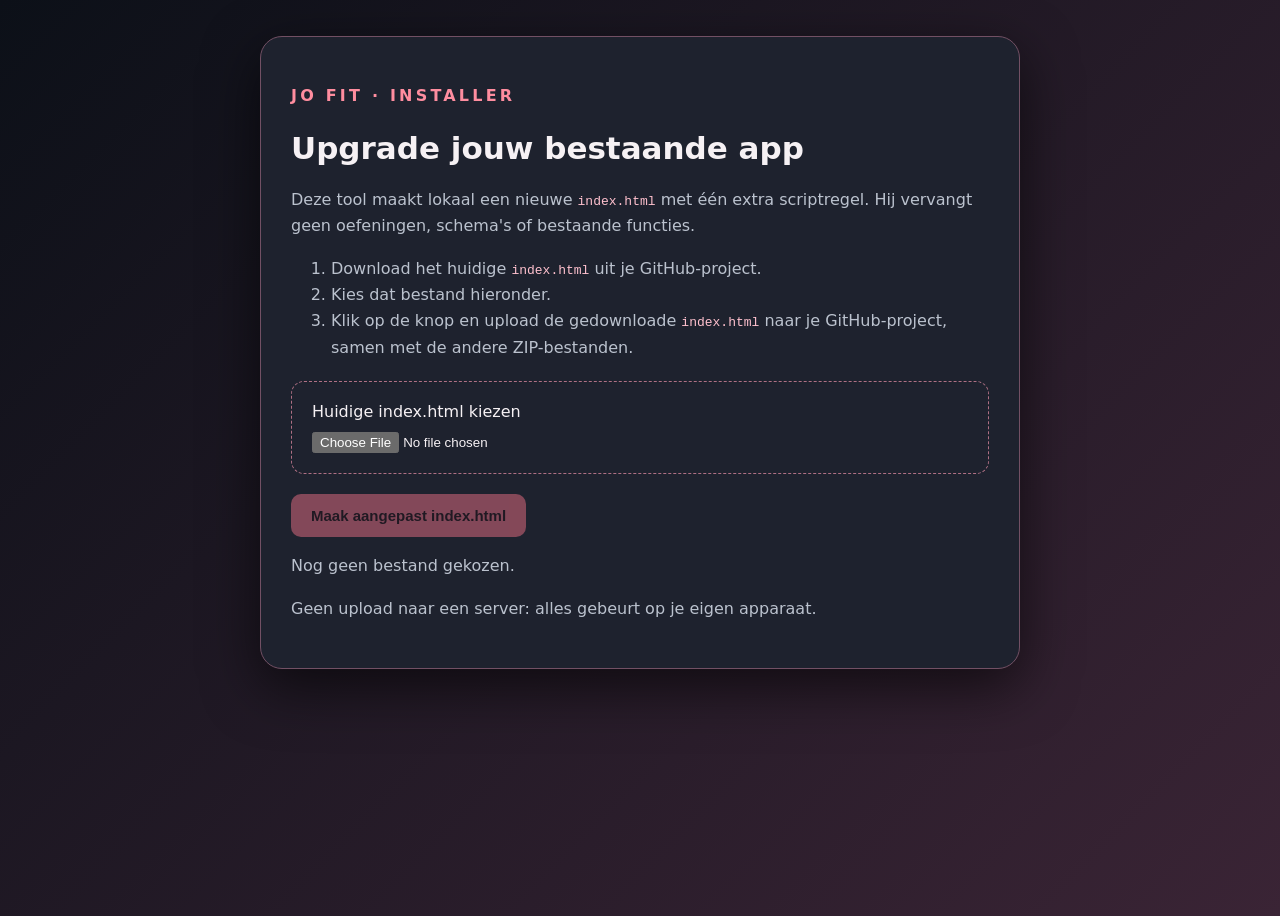
<file: INSTALLER.html>
<!doctype html><html lang="nl"><head><meta charset="utf-8"><meta name="viewport" content="width=device-width,initial-scale=1"><title>JO FIT installer</title><style>*{box-sizing:border-box}:root{font-family:system-ui;color-scheme:dark}body{background:linear-gradient(135deg,#0c1018,#3a2435);color:#f6f1f4;padding:28px 15px;min-height:100vh}main{max-width:760px;background:#1e222e;border-radius:22px;border:1px solid #725064;margin:auto;padding:30px;box-shadow:0 18px 55px #0009}h1{font-size:31px}p,li{line-height:1.65;color:#bbc2ce}label{display:block;border:1px dashed #af7084;padding:20px;border-radius:13px;margin:20px 0}input{width:100%;margin-top:11px}button{background:#ff778d;color:#241016;border:0;padding:13px 20px;border-radius:10px;font-weight:800;font-size:15px;cursor:pointer}button:disabled{opacity:.45}code{color:#ffc1ce}</style></head><body><main><p style="color:#ff8d9f;letter-spacing:.2em;font-weight:800">JO FIT · INSTALLER</p><h1>Upgrade jouw bestaande app</h1><p>Deze tool maakt lokaal een nieuwe <code>index.html</code> met één extra scriptregel. Hij vervangt geen oefeningen, schema's of bestaande functies.</p><ol><li>Download het huidige <code>index.html</code> uit je GitHub-project.</li><li>Kies dat bestand hieronder.</li><li>Klik op de knop en upload de gedownloade <code>index.html</code> naar je GitHub-project, samen met de andere ZIP-bestanden.</li></ol><label>Huidige index.html kiezen<input id="file" type="file" accept="text/html,.html"></label><button id="create" disabled>Maak aangepast index.html</button><p id="status" aria-live="polite">Nog geen bestand gekozen.</p><p>Geen upload naar een server: alles gebeurt op je eigen apparaat.</p></main><script>
const f=document.querySelector('#file'),b=document.querySelector('#create'),status=document.querySelector('#status');
const tag='<script defer src="./upgrade/boot.js"><\/script>';
f.onchange=()=>{b.disabled=!f.files.length;status.textContent=f.files[0]?.name||'Nog geen bestand'};
b.onclick=async()=>{try{let text=await f.files[0].text();if(!text.includes('id="app"')&&!text.includes('id="view"'))throw Error('Dit is niet het JO FIT-indexbestand');if(!text.includes('./upgrade/boot.js')){if(!text.includes('</body>'))throw Error('Geen afsluitende body-tag gevonden');text=text.replace('</body>',tag+'</body>')};const url=URL.createObjectURL(new Blob([text],{type:'text/html'})),a=document.createElement('a');a.href=url;a.download='index.html';document.body.append(a);a.click();a.remove();setTimeout(()=>URL.revokeObjectURL(url),3000);status.textContent='Klaar: nieuw index.html gedownload!';}catch(e){status.textContent='Fout: '+e.message}};
</script></body></html>
</file>
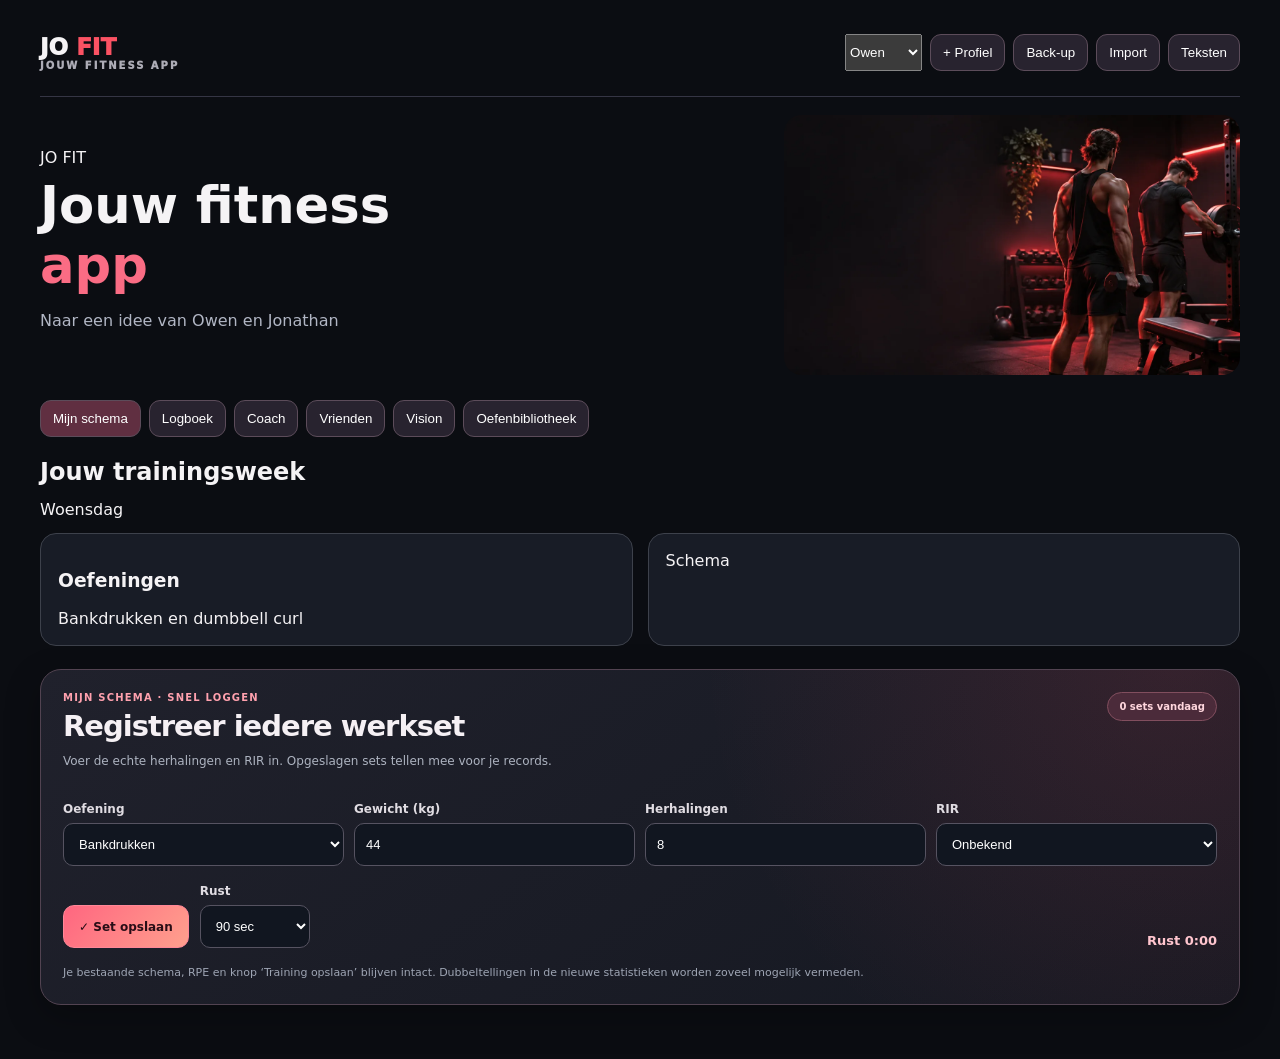
<file: test-fixture.html>
<!doctype html><html lang="nl"><head><meta charset="utf-8"><meta name="viewport" content="width=device-width,initial-scale=1"><title>JO FIT UI Fixture</title><style>
:root{font-family:system-ui;background:#0b0d12;color:#f5f3f5;color-scheme:dark}*{box-sizing:border-box}body{margin:0;padding:24px 3vw;background:#0b0d12}.shell{max-width:1200px;margin:auto}header{display:flex;align-items:center;gap:14px;justify-content:space-between;padding:10px 0 25px;border-bottom:1px solid #353544}.brandname{font-size:23px;font-weight:950}.brandtag{font-size:10px;letter-spacing:2px;color:#adacb6}.header-actions{display:flex;flex-wrap:wrap;gap:8px}button{cursor:pointer;border-radius:11px;border:1px solid #5c4c5a;background:#28232f;color:#fff;padding:10px 12px}h1{font-size:clamp(32px,4vw,61px);margin:8px 0}h1 em{color:#fa6c84;font-style:normal}p{color:#b1b6c4}nav{display:flex;overflow-x:auto;gap:8px;margin:21px 0}.tab{white-space:nowrap}.tab.active{background:#602f41}.hero{display:grid;grid-template-columns:1fr 38%;align-items:center;gap:22px;margin:18px 0}.forma-hero-art{min-height:250px}.forma-hero-art img{width:100%;height:260px;object-fit:cover;border-radius:18px}.columns,.progress-duo{display:grid;grid-template-columns:1fr 1fr;gap:15px}.workouts,.progress-card,.jo-panel{background:#181c26;border:1px solid #3d414b;padding:17px;border-radius:16px}.days{margin:14px 0}.section-top h2{margin:0}.section-top{margin-bottom:10px}.save-day-btn{display:block}.progress-summary{padding:18px}a{color:#ff869a}@media(max-width:650px){.hero,.columns,.progress-duo{grid-template-columns:1fr}}
</style></head><body><div class="shell"><header><div class="brandname">JO <span style="color:#fb5263">FIT</span><div class="brandtag">TRAIN. LEARN. GROW.</div></div><div class="header-actions"><select id="profileSelect"><option value="pA">Owen</option><option value="pB">Jonathan</option></select><button id="addProfile">+ Profiel</button><button id="backupBtn">Back-up</button><button id="importBtn">Import</button><button id="formaEditText">Teksten</button></div></header>
<section class="hero"><div><div id="formaHeroEyebrow">JO FIT</div><h1><span id="formaHeroTitle">Jouw kracht.</span><br><em id="formaHeroAccent">Jouw vooruitgang.</em></h1><p id="formaHeroDescription">Train doelgericht. Zie wat je bereikt.</p></div><div class="forma-hero-art"><img src="../assets/jofit-hero.webp" alt="hero"></div></section>
<nav><button class="tab active" data-tab="schema">Mijn schema</button><button class="tab" data-tab="progress">Logboek</button><button class="tab" data-tab="coach">Coach</button><button class="tab" data-tab="friends">Vrienden</button><button class="tab" data-tab="vision">Vision</button><button class="tab" data-tab="library">Oefenbibliotheek</button></nav>
<main id="view"></main></div>
<script>
const EX={'bench-press':{id:'bench-press',name:'Bankdrukken',primary:['chest','triceps'],equipment:'Halter + bank',reps:'8–12'},'incline-curl':{id:'incline-curl',name:'Incline dumbbell curl',primary:['biceps'],equipment:'Dumbbells'},'squat':{id:'squat',name:'Squat',primary:['quads','glutes'],equipment:'Halter'}};
const keys=['ma','wo','vr','za','zo'];const make=()=>({ma:[{id:'bench-press',kg:44,sets:3,reps:'8–12',done:0},{id:'incline-curl',kg:12.5,sets:3,reps:'10–12',done:0}],wo:[{id:'bench-press',kg:44,sets:3,reps:'8–12',done:0},{id:'incline-curl',kg:12.5,sets:3,reps:'8–12',done:0}],vr:[],za:[],zo:[]});
let allProfiles={active:'pA',profiles:{pA:{name:'Owen',activeRoutine:'basis',routines:{basis:{schedule:make()}},sessions:[]},pB:{name:'Jonathan',activeRoutine:'basis',routines:{basis:{schedule:make()}},sessions:[]}}};
let activeProfile='pA',current='wo',tab='schema';function persist(){localStorage.setItem('forma_v2_profiles',JSON.stringify(allProfiles));}
function toast(s){window.lastToast=s;console.log('TOAST',s);}
function switchTab(id){tab=id;renderView();}
function renderView(){document.querySelectorAll('[data-tab]').forEach(b=>b.classList.toggle('active',b.dataset.tab===tab));const view=document.getElementById('view');
 if(tab==='schema')view.innerHTML='<div class="section-top"><h2>Jouw trainingsweek</h2></div><div class="days">Woensdag</div><div class="columns"><section class="workouts"><h3>Oefeningen</h3>Bankdrukken en dumbbell curl</section><aside class="workouts">Schema</aside></div>';
 else if(tab==='progress')view.innerHTML='<section class="section-top"><h2>Jouw persoonlijke logboek</h2></section><div class="progress-summary">Overzicht</div><div class="progress-duo"><section class="progress-card">Geschiedenis</section><section class="progress-card">Grafiek</section></div>';
 else if(tab==='vision')view.innerHTML='<section class="section-top"><h2>JO FIT Vision</h2></section><div class="jo-layout"><div class="jo-panel"><select id="joVisionEx"><option value="bench-press">Bankdrukken</option></select><input type="file" id="joVisionFile" accept="video/*"><video id="joVisionPlayer"></video></div></div>';
 else view.innerHTML='<section class="section-top"><h2>'+tab+'</h2></section><div class="progress-duo"><section class="progress-card">Bestaand onderdeel</section></div>';
}
document.querySelectorAll('[data-tab]').forEach(b=>b.onclick=()=>switchTab(b.dataset.tab));
document.getElementById('profileSelect').onchange=e=>{activeProfile=e.target.value;allProfiles.active=activeProfile;renderView()};
renderView();persist();
</script><script defer src="../upgrade/boot.js"></script></body></html>
</file>
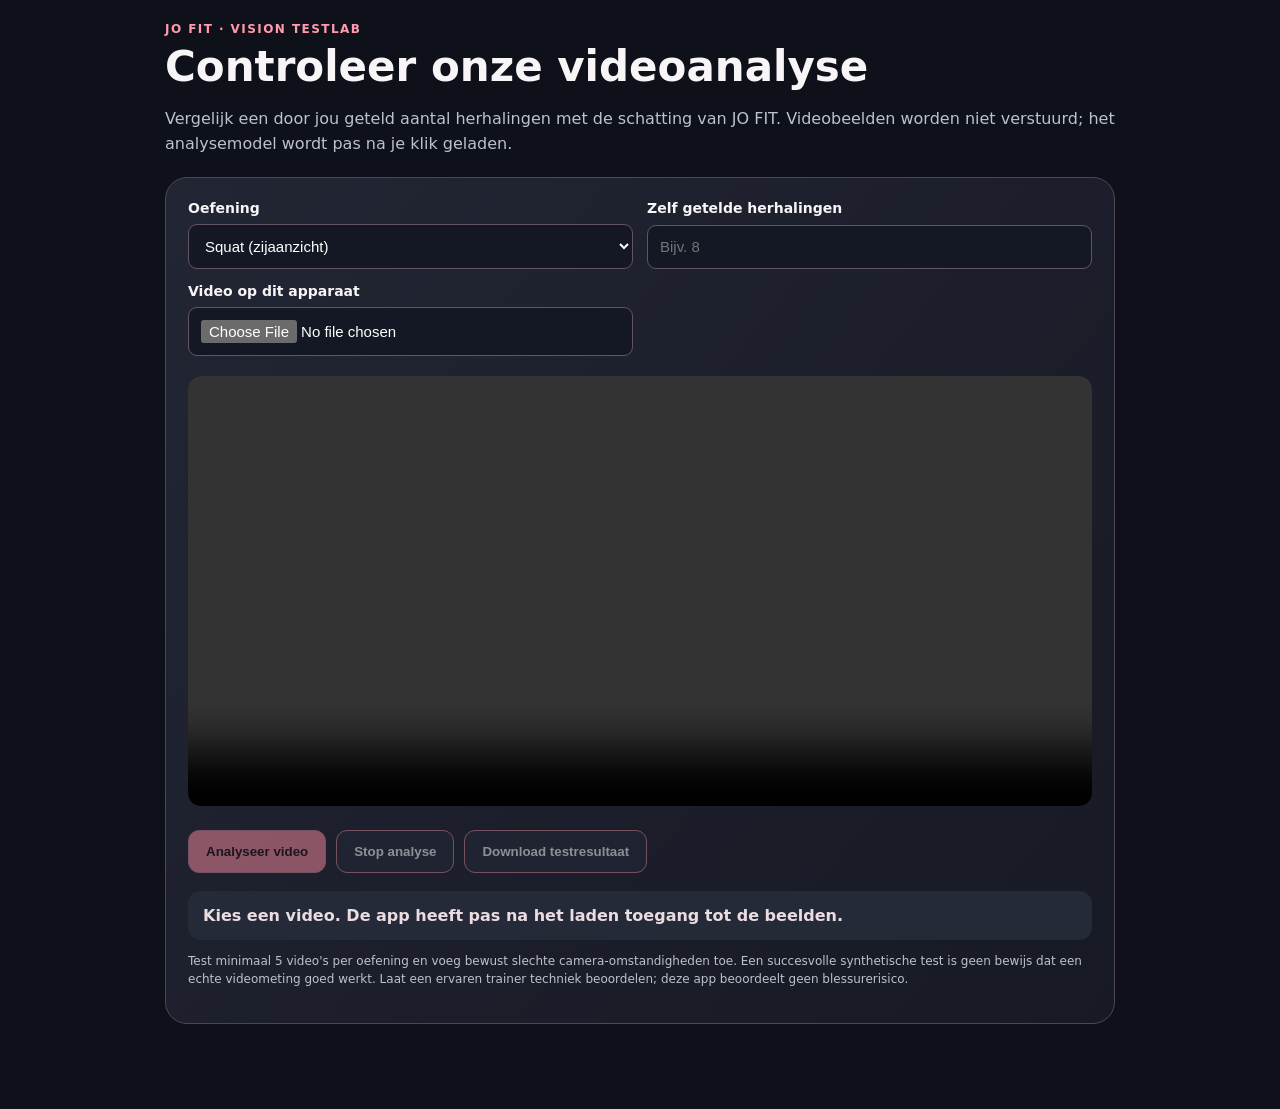
<file: VIDEO-TESTLAB.html>
<!doctype html>
<html lang="nl"><head><meta charset="utf-8"><meta name="viewport" content="width=device-width,initial-scale=1"><title>JO FIT · Vision Testlab</title>
<style>
:root{color-scheme:dark;font-family:system-ui,sans-serif;background:#0e1119;color:#f8f5f7}body{max-width:950px;margin:auto;padding:22px 14px 65px}h1{font-size:clamp(27px,6vw,42px);margin:6px 0}p{color:#bdc1cd;line-height:1.55}.surface{background:linear-gradient(130deg,#222533,#171a24);border:1px solid #524454;padding:22px;border-radius:22px;margin:20px 0}.pill{color:#ff9bad;font-size:12px;letter-spacing:.12em;font-weight:800}.fields{display:grid;grid-template-columns:repeat(2,1fr);gap:14px}label{font-size:14px;font-weight:700;display:grid;gap:8px}input,select{font-size:15px;background:#141825;color:#fff;padding:12px;border:1px solid #655363;border-radius:9px;width:100%;box-sizing:border-box}button{cursor:pointer;padding:13px 17px;border:1px solid #ce8597;border-radius:11px;color:#1c0b14;background:#fb8b9f;font-weight:800}button:disabled{opacity:.5}button.secondary{background:#242939;color:white}video{width:100%;max-height:430px;background:#08090c;border-radius:13px;margin:20px 0}.result{font-weight:700;white-space:pre-wrap;color:#ebdce1;padding:15px;background:#242a38;border-radius:13px}.hint{font-size:12px}@media(max-width:650px){.fields{grid-template-columns:1fr}}
</style></head><body>
<div class="pill">JO FIT · VISION TESTLAB</div><h1>Controleer onze videoanalyse</h1>
<p>Vergelijk een door jou geteld aantal herhalingen met de schatting van JO FIT. Videobeelden worden niet verstuurd; het analysemodel wordt pas na je klik geladen.</p>
<div class="surface">
<div class="fields"><label>Oefening<select id="exercise"><option value="Squat">Squat (zijaanzicht)</option><option value="Lunge">Lunge (zijaanzicht)</option><option value="Biceps curl">Biceps curl (zijaanzicht)</option></select></label>
<label>Zelf getelde herhalingen<input id="manual" type="number" min="0" max="100" step="1" placeholder="Bijv. 8"></label>
<label>Video op dit apparaat<input type="file" id="file" accept="video/*"></label>
</div>
<video id="video" controls playsinline muted preload="metadata"></video>
<div style="display:flex;gap:10px;flex-wrap:wrap"><button id="run" disabled>Analyseer video</button><button id="stop" class="secondary" disabled>Stop analyse</button><button id="export" class="secondary" disabled>Download testresultaat</button></div>
<div id="result" class="result" role="status" style="margin-top:18px">Kies een video. De app heeft pas na het laden toegang tot de beelden.</div>
<p class="hint">Test minimaal 5 video's per oefening en voeg bewust slechte camera-omstandigheden toe. Een succesvolle synthetische test is geen bewijs dat een echte videometing goed werkt. Laat een ervaren trainer techniek beoordelen; deze app beoordeelt geen blessurerisico.</p>
</div>
<script src="../upgrade/motion-core.js"></script><script src="../upgrade/vision-ai.js"></script>
<script>
(function(){'use strict';
const file=document.getElementById('file'), video=document.getElementById('video'), run=document.getElementById('run'), stop=document.getElementById('stop'), exp=document.getElementById('export'), out=document.getElementById('result');
let url=null, token={requested:false}, report=null;
file.onchange=()=>{if(url)URL.revokeObjectURL(url);url=null;run.disabled=true;exp.disabled=true;report=null;const f=file.files?.[0];if(!f)return;if(f.size>500*1024*1024){out.textContent='Video is groter dan 500 MB. Kies een korter fragment.';return}url=URL.createObjectURL(f);video.src=url;video.load();out.textContent='Video wordt lokaal geladen...';};
video.onloadedmetadata=()=>{run.disabled=!(video.duration>=3);out.textContent=run.disabled?'Film minstens 3 seconden.':`Video geladen (${video.duration.toFixed(1)} s). Klaar om te testen.`};
stop.onclick=()=>{token.requested=true;};
run.onclick=async()=>{token={requested:false};run.disabled=true;stop.disabled=false;report=null;exp.disabled=true;
  try{out.textContent='Model laden...';const name=document.getElementById('exercise').value;
  report=await window.JOFIT_VISION.analyze({video,exerciseName:name,cancellation:token,onProgress:p=>{out.textContent=`Meten: ${p}%`;}});
  const raw=document.getElementById('manual').value, comparison=raw===''?null:window.JOFIT_MOTION.compare(report,Number(raw));
  report.comparison=comparison;out.textContent=[`Status: ${report.status==='ok'?'voorzichtig bruikbaar':'onvoldoende betrouwbaar'}`,`Herhalingen JO FIT: ${report.reps??'niet vastgesteld'}`,`Handmatig: ${comparison?.manualReps??'niet ingevuld'}`,`Verschil: ${comparison?.difference??'onbekend'}`,`Zichtbare gewrichten: ${Math.round(report.coverage*100)}% van frames`,`Gewrichtshoekbereik: ${report.range??'onbekend'} graden`,report.reason].join('\n');
  exp.disabled=false;
  }catch(e){out.textContent='Analyse gestopt/mislukt: '+e.message;}finally{run.disabled=false;stop.disabled=true;}
};
exp.onclick=()=>{if(!report)return;const r={app:'JO FIT Vision Testlab',exercise:report.exercise,measuredAt:report.measuredAt,status:report.status,reps:report.reps,coverage:report.coverage,range:report.range,validFrames:report.validFrames,totalFrames:report.totalFrames,comparison:report.comparison};
const blob=new Blob([JSON.stringify(r,null,2)],{type:'application/json'}),link=URL.createObjectURL(blob),a=document.createElement('a');a.href=link;a.download='JO-FIT-Vision-test.json';a.click();setTimeout(()=>URL.revokeObjectURL(link),1500);};
})();
</script></body></html>
</file>
<file: jofit-5.css>
/* JO FIT 5 - visual system (inherits original charcoal / coral palette) */
:root{--jo-brand:#ff647d;--jo-border:#433442;--jo-background:#111319;--jo-surface:#211c25;--jo-muted:#b9b7c0}
body{background:var(--jo-background);color:#f8f5f8}
.forma-feature-nav{display:none!important}
body:not(.jo-home) .hero{display:none!important}
body.jo-home .hero{margin-bottom:22px}
.jo-kicker{font-size:11px;color:#ff9db0;letter-spacing:.09em;font-weight:900;text-transform:uppercase}
.jo-status{display:inline-flex;align-items:center;background:#332b35;border:1px solid #554756;padding:9px 12px;border-radius:30px;font-size:12px;white-space:nowrap;color:#edc5cd}
.jo-status.connected{background:#17332e;border-color:#386a57;color:#a8e2c9}
.jo-dashboard-head{display:flex;align-items:center;justify-content:space-between;gap:16px;margin:25px 0 20px}
.jo-dashboard-head h2{font-size:clamp(26px,4vw,38px);margin:7px 0 4px;color:#fff}
.jo-dashboard-head p{font-size:14px;color:#c4bfc8;margin:0}
.jo-macro-grid{display:grid;grid-template-columns:repeat(4,minmax(0,1fr));gap:12px;margin:18px 0 23px}
.jo-macro-grid>div{border:1px solid #423541;border-radius:17px;padding:15px;background:linear-gradient(145deg,#26202a,#1b1e27)}
.jo-macro-grid>div span{font-size:12px;color:#c9c3ce;display:block}.jo-macro-grid strong{font-size:26px;margin:8px 0 4px;display:block;color:white;line-height:1.12}.jo-macro-grid small{font-size:11px;color:#acacb9;display:block}
.jo-home-list{display:grid;gap:8px;margin:18px 0}.jo-home-list>div{display:flex;gap:12px;align-items:center;padding:10px;border-radius:12px;background:#181720;border:1px solid #393039}.jo-home-list>div>span{color:#ff9baa;font-weight:900}.jo-home-list b{font-size:13px;flex:1}.jo-home-list small{font-size:12px;color:#c6bdc7}
.jo-home-shortcuts,.jo-settings-grid{display:grid;grid-template-columns:repeat(3,minmax(0,1fr));gap:12px;margin:18px 0 30px}
.jo-home-shortcuts button,.jo-settings-card{cursor:pointer;text-align:left;display:grid;gap:7px;border:1px solid #423641;border-radius:16px;padding:17px;background:#211c25;color:white;font:inherit}.jo-home-shortcuts button>span{color:#ff879b;font-size:25px}.jo-home-shortcuts b,.jo-settings-card strong{font-size:15px}.jo-home-shortcuts small,.jo-settings-card span{color:#bbb3c2;font-size:12px}
.jo-settings-grid{grid-template-columns:repeat(3,minmax(0,1fr))}.jo-settings-card:hover,.jo-home-shortcuts button:hover{border-color:#fe7188}
.jo-panel{box-shadow:0 12px 32px #00000018}
.jo-panel h3{font-size:19px;letter-spacing:-.01em}.jo-panel h4{margin:16px 0 10px}
.jo-coach-advice{padding:12px 14px;border-left:3px solid #fa6b84;background:#30202b;border-radius:12px;margin:11px 0}.jo-coach-advice b{display:block;color:#fff}.jo-coach-advice span{font-size:12px;color:#ffb6c3}.jo-coach-advice p{font-size:12px!important;color:#d0c3cf;line-height:1.6;margin:4px 0!important}
.jo-button-row{display:flex;flex-wrap:wrap;gap:8px;margin-top:12px}.jo-button-row button{flex:1 1 130px;min-height:42px}
.jo-subnav{display:flex;gap:7px;overflow-x:auto;overscroll-behavior-x:contain;scrollbar-width:thin;margin:16px 0 10px;padding:3px 0 9px;scroll-snap-type:x proximity}
.jo-subnav[hidden]{display:none}.jo-subbtn{white-space:nowrap;scroll-snap-align:start;cursor:pointer;border:1px solid #4a3d4b;background:#201a24;color:#c4bcc7;border-radius:30px;padding:10px 14px;font:700 12px inherit;min-height:40px}.jo-subbtn.active{border-color:#fa7188;background:#6a283c;color:#fff}
.jo-wizard-head{display:flex;justify-content:space-between;align-items:center;gap:15px;margin:10px 0}.jo-wizard-head>span{font-size:11px;color:#bcb6c2}.jo-wizard-steps{display:flex;gap:5px;width:170px}.jo-wizard-steps span{height:6px;flex:1;border-radius:10px;background:#453a4b}.jo-wizard-steps span.on,.jo-wizard-steps span.done{background:#fb6c86}
.jo-wizard{background:#211c26;border:1px solid #453646;border-radius:19px;padding:22px;margin-bottom:32px}.jo-wizard h3{margin:0 0 19px;font-size:22px}.jo-wizard form{max-width:840px}.jo-wizard-controls{display:flex;gap:12px;margin-top:24px;justify-content:flex-end}.jo-wizard-controls button{min-width:130px}.jo-picks{border:0;padding:0;margin:2px 0 11px}.jo-picks legend{font-size:14px;font-weight:800;margin:8px 0 13px;color:#fff}.jo-chipgrid{display:flex;flex-wrap:wrap;gap:8px}.jo-checkchip{display:inline-flex!important;position:relative;cursor:pointer}.jo-checkchip input{width:19px!important;height:19px;margin:0 5px 0 0;accent-color:#ff6e88}.jo-checkchip span{border:1px solid #4a3b4b;border-radius:11px;background:#1b1721;padding:8px 11px;color:#ddd3de;font-size:12px}
.jo-checkchip:has(input:checked) span{background:#5c2c40;border-color:#fc7390;color:white}
.jo-day-preview{display:grid;gap:5px;padding:12px;background:#171720;border:1px solid #433644;border-radius:12px;margin:9px 0}.jo-day-preview span{font-size:13px;line-height:1.5}.jo-day-preview small{color:#b5aeb9}.jo-review p{line-height:1.65}
.jo-duo-layout{display:grid;grid-template-columns:1fr .8fr;gap:18px;margin-bottom:30px}.jo-turn{padding:16px;background:#5b2639;border:1px solid #a94c68;border-radius:14px;margin:16px 0}.jo-turn small{font-size:12px;display:block;color:#ffc1d0}.jo-turn strong{font-size:26px}.jo-duo-ex{padding:12px 4px;border-bottom:1px solid #493d4b;display:grid;gap:5px}.jo-duo-ex span{font-size:12px;color:#cfbfca}.jo-consent{display:flex!important;flex-direction:row;gap:8px!important;align-items:flex-start}.jo-consent input{width:20px;accent-color:#ff6885}.jo-progressline{height:7px;background:#403442;border-radius:10px;margin:10px 0 23px;overflow:hidden}.jo-progressline span{display:block;height:100%;background:#fd7087}
.jo-food-results{display:grid;gap:7px;margin:14px 0}.jo-food-results>button{background:#29222f;color:#f6e9f3;border:1px solid #544353;border-radius:9px;padding:10px;text-align:left;cursor:pointer}.jo-food-result{display:flex;justify-content:space-between;align-items:center;gap:12px;background:#181720;border:1px solid #423743;border-radius:11px;padding:12px}.jo-food-result>div{min-width:0}.jo-food-result b{font-size:13px;display:block}.jo-food-result small{font-size:11px;color:#bbb1bc;display:block}.jo-food-result strong{white-space:nowrap}.jo-food-result button{font-size:12px}
.jo-details{border-top:1px solid #433644;margin:16px 0;padding-top:12px}.jo-details summary{font-weight:800;cursor:pointer;color:#ffc3d1;margin-bottom:10px}.jo-details[open] summary{margin-bottom:16px}
.jo-recent-sessions{display:grid;gap:6px;margin:10px 0}.jo-recent-sessions>div{display:flex;justify-content:space-between;gap:8px;align-items:center;padding:8px 0;border-bottom:1px solid #423541}.jo-recent-sessions span{font-size:12px;line-height:1.4}
.jo-progress-more{margin:25px 0}.jo-period{display:flex;gap:12px;align-items:center}.jo-period select{background:#15141c;color:#fff;border:1px solid #554758;padding:9px;border-radius:10px}
/* Unvalidated new exercises must not present the legacy generic pose as a correct animation. */
.jo-missing-demo{background:#1b1e28;color:#ded5df;border:1px dashed #655763;padding:15px;border-radius:13px;font-size:13px;line-height:1.55}
.navrow{position:relative;z-index:30}.tabs{gap:7px}.tab{white-space:nowrap;min-height:47px}
#view{min-height:260px}
:focus-visible{outline:3px solid #ff9caf!important;outline-offset:3px}
@media(max-width:1000px){.jo-macro-grid{grid-template-columns:repeat(2,minmax(0,1fr))}.jo-home-shortcuts,.jo-settings-grid{grid-template-columns:repeat(2,minmax(0,1fr))}}
@media(max-width:760px){
 .page{padding-bottom:88px!important}.shell{padding-bottom:5px!important}
 .header{gap:7px!important}.header-actions{gap:5px!important}.header-actions>.top-btn{display:none!important}.header-actions .profile-select-wrap{max-width:150px}.brandname{font-size:20px!important}.brandtag{font-size:8px!important}
 .navrow{position:fixed!important;bottom:0!important;left:0!important;right:0!important;z-index:700!important;background:#17141df5!important;border-top:1px solid #604357!important;box-shadow:0 -10px 30px #0008!important;margin:0!important;padding:7px 8px calc(8px + env(safe-area-inset-bottom))!important;width:100%!important;max-width:none!important;backdrop-filter:blur(12px)}
 .navrow .tabs{display:grid!important;grid-template-columns:repeat(5,minmax(0,1fr))!important;gap:2px!important;padding:0!important;width:100%!important;overflow:visible!important;background:transparent!important;border:0!important}
 .navrow .tab{min-width:0!important;width:100%!important;font-size:10px!important;min-height:47px!important;line-height:1.15!important;border:0!important;padding:9px 2px!important;white-space:normal!important;background:transparent!important;border-radius:12px!important;color:#c1aebf!important}
 .navrow .tab.active{background:#4e2639!important;color:#fff!important}
 .jo-subnav{margin-top:8px}.jo-dashboard-head{align-items:flex-start;flex-direction:column}.jo-status{font-size:11px}
 .jo-macro-grid{gap:8px;margin:13px 0 20px}.jo-macro-grid>div{padding:12px}.jo-macro-grid strong{font-size:20px}
 .jo-home-shortcuts,.jo-settings-grid{grid-template-columns:1fr;gap:8px}.jo-home-shortcuts button,.jo-settings-card{padding:14px}
 .jo-wizard{padding:16px}.jo-wizard-controls{justify-content:stretch}.jo-wizard-controls button{flex:1;min-width:0}
 .jo-duo-layout{grid-template-columns:1fr}.jo-home-list>div{flex-wrap:wrap}.jo-panel{padding:16px!important}.jo-food-result{flex-wrap:wrap}
 body.jo-home .hero{margin-bottom:0;padding:15px!important;gap:10px}.hero h1{font-size:clamp(24px,7.5vw,44px)!important}.hero .forma-hero-art{max-height:220px!important}
 #f3timer{bottom:75px!important}
}
@media(max-width:370px){.navrow .tab{font-size:9px!important}.jo-macro-grid strong{font-size:17px}}

.jo-thumb-placeholder{width:100%;height:100%;display:grid;place-items:center;text-align:center;padding:16px;background:linear-gradient(135deg,#34202d,#1c212b);color:#ffb0c2;font-size:13px;font-weight:750}
.jo-no-animation .demo-stage svg,.jo-no-animation .demo-bottom,.jo-no-animation .scrub-label,.jo-no-animation .motion-legend,.jo-no-animation .demo-note,.jo-no-animation .profile-strip{display:none!important}
.jo-no-animation .demo-stage{min-height:190px!important;display:flex;align-items:center;justify-content:center;background:#201d28!important;padding:22px!important}
.jo-no-animation .demo-stage>*{display:none!important}.jo-no-animation .demo-stage:after{content:'Voor deze oefening is nog geen gevalideerde animatie beschikbaar. Bekijk het stappenplan en de anatomische spieratlas.';display:block;max-width:350px;color:#ffb0c2;font-size:15px;text-align:center;line-height:1.6}
body:not([data-jo-main="train"]) #f3timer{display:none!important}
@media(max-width:760px){
.header{display:flex!important;align-items:center!important;justify-content:space-between!important;flex-wrap:nowrap!important;min-height:74px!important}
.header-actions{width:auto!important;max-width:55%!important;flex:0 1 auto!important;justify-content:flex-end!important}
.header-actions .top-btn:not(.primary),.header-actions .top-btn.primary{display:none!important}
.header-actions .profile-select-wrap{width:100%!important;min-width:115px!important}
.header-actions .profile-select-wrap select{max-width:150px!important;width:100%!important}
}

/* Old manual cloud panel retired: account management moved to Meer > Mijn account. */
body[data-jo-main="more"] #view .f3-card:has(#cloudStatus){display:none!important}

.jo-searchfood{display:flex;justify-content:space-between;gap:5px;background:#29222f;border:1px solid #544353;border-radius:10px;overflow:hidden}.jo-searchfood button{color:#ffeaf0;border:0;background:transparent;padding:10px 13px;cursor:pointer}.jo-searchfood button:first-child{flex:1;text-align:left}.jo-searchfood button:last-child{font-size:22px;color:#ff93a9}.jo-food-recents{display:flex;flex-wrap:wrap;align-items:center;gap:6px}.jo-food-recents button{border:1px solid #554153;background:#302535;color:#fff;border-radius:9px;padding:7px 10px;font-size:12px;cursor:pointer}

body:not([data-jo-tab="schema"]) #f3timer{display:none!important}

/* JO FIT 5.2 - rustiger schema, powersets en compacte techniekkaart */
@media(max-width:760px){.navrow .tabs{grid-template-columns:repeat(4,minmax(0,1fr))!important}}
.jo-method{display:flex;gap:13px;align-items:end;flex-wrap:wrap;border:1px solid #584050;background:#211c27;padding:14px 17px;border-radius:17px;margin-bottom:16px}
.jo-method>div{display:grid;gap:5px;min-width:150px;flex:1 1 185px}.jo-method label{font-size:12px;font-weight:800;color:#f3cfdb}
.jo-method select{background:#16151c;color:white;border:1px solid #655060;border-radius:10px;padding:12px;min-height:45px;font:inherit}
.jo-method p{width:100%;margin:2px 0 0;color:#cdbbc5;font-size:12px;line-height:1.5}
.jo-powerwrap{border:1px solid #634357;border-radius:15px;overflow:hidden;background:linear-gradient(160deg,#251b25,#1b1921);margin:0 0 13px;padding:8px}
.jo-powerhead{display:flex;justify-content:space-between;align-items:center;gap:8px;padding:9px 11px 11px;flex-wrap:wrap}
.jo-powerhead strong{color:#ff8ca5;letter-spacing:.07em;font-size:12px}.jo-powerhead span{color:#cbbac4;font-size:11px}
.jo-powerwrap .exercise{margin-bottom:0}.jo-powerwrap .quick-edit{margin:0 4px 8px}
.jo-powerrest{border-top:1px solid #533a4b;color:#efb5c3;padding:11px;font-size:12px}
.jo-training-cols .workouts{min-width:0}
.jo-tech-upgraded .demo-stage,.jo-tech-upgraded .demo-bottom,.jo-tech-upgraded .scrub-label,.jo-tech-upgraded .motion-legend,.jo-tech-upgraded .demo-note,.jo-tech-upgraded .profile-strip,.jo-tech-upgraded .sequence-card{display:none!important}
.jo-tech-upgraded .visual-pane{display:block;min-height:auto;background:#1a1822}
.jo-tech-card{padding:17px;background:linear-gradient(165deg,#29202d,#15191f);border-bottom:1px solid #573c50}
.jo-tech-image{position:relative;overflow:hidden;border:1px solid #493544;border-radius:14px;background:#0b1017;aspect-ratio:4/3;max-height:365px}
.jo-tech-image img{width:100%;height:100%;object-fit:cover;display:block}
.jo-tech-image-badge{position:absolute;top:10px;left:10px;background:#160e19d9;color:#ffc9d3;border:1px solid #a25b70;border-radius:10px;padding:7px 9px;font-size:10px;font-weight:800}
.jo-tech-image-fallback{display:grid;place-content:center;gap:12px;text-align:center;height:100%;padding:18px;min-height:180px}
.jo-tech-image-fallback .jo-tech-icon{font-size:38px;color:#ff819a}
.jo-tech-image-fallback b{font-size:15px;color:#f9e8ed}.jo-tech-image-fallback p{font-size:12px;line-height:1.6;color:#c0b0bd;margin:0}
.jo-tech-steps{display:grid;gap:9px;margin-top:13px}
.jo-tech-step{display:grid;grid-template-columns:34px minmax(0,1fr);gap:12px;align-items:start;border:1px solid #493745;background:#191a23;padding:13px;border-radius:13px}
.jo-tech-step>span{display:grid;place-items:center;width:34px;height:34px;border-radius:10px;background:#5e293d;color:#fff;font-size:14px;font-weight:850}
.jo-tech-step strong{font-size:14px;display:block;color:#fff}.jo-tech-step p{font-size:12px;color:#e3d2dd;line-height:1.65;margin:5px 0 0}
.jo-tech-caption{font-size:11px;color:#bcabb8;margin:11px 2px 0;line-height:1.5}
.jo-atlas-collapse{border:1px solid #473646;border-radius:15px;background:#191923;padding:12px;margin:15px 0}
.jo-atlas-collapse summary{font-size:14px;color:#ffb8c7;font-weight:800;cursor:pointer;padding:8px}
.jo-atlas-collapse[open] summary{margin-bottom:12px}
.jo-tech-upgraded .mod-grid{grid-template-columns:minmax(0,1fr) minmax(0,1fr)}
.jo-tech-upgraded .mod-foot{background:#211c25}
.jo-tech-upgraded .details-pane{padding:14px}
@media(max-width:820px){.jo-tech-upgraded .mod-grid{grid-template-columns:1fr}.jo-training-cols{grid-template-columns:1fr}.jo-training-aside{display:none}.jo-tech-upgraded .visual-pane{padding:0}.jo-tech-card{padding:12px}.jo-tech-upgraded .details-pane{padding:11px}}

/* 5.2 - zichtbaar schema bewerken; compact logboek; optionele kennisbank */
.jo-schedule-entry{margin:5px 0;border:1px solid #403443;border-radius:13px;overflow:hidden;background:#1a1b25}
.jo-schedule-entry .exercise{padding:11px 11px 9px;margin:0}
.jo-schedule-entry .quick-edit{margin:2px 10px 5px;grid-template-columns:repeat(4,minmax(0,1fr))}
.jo-row-actions{display:flex;align-items:center;justify-content:flex-end;gap:7px;flex-wrap:wrap;margin:0 10px 12px}
.jo-row-actions button{border:1px solid #4d4353;background:#24212c;color:#cfbfcc;border-radius:9px;padding:7px 10px;font-size:11px;min-height:36px}
.jo-row-actions .jo-remove-exercise{margin-left:auto;border-color:#915368;background:#452431;color:#ffd2dc;font-weight:800}
.jo-row-actions button:hover{filter:brightness(1.16)}
.jo-row-actions button:disabled{opacity:.25}
.jo-undo-remove{background:#27362c;border:1px solid #698d74;color:#ceffdf;cursor:pointer;margin:12px 15px;padding:11px 14px;border-radius:10px;font-size:13px;font-weight:760}
.jo-powerwrap .jo-schedule-entry{margin-bottom:8px}.jo-powerwrap .jo-row-actions{margin-bottom:8px}
.jo-log-row{display:flex;align-items:start;gap:8px;border-bottom:1px solid #3c3441;padding:6px 12px}
.jo-log-details{min-width:0;flex:1}.jo-log-details summary{cursor:pointer;list-style:none;display:flex;align-items:center;justify-content:space-between;gap:10px;padding:10px 0;color:#f6ecf0}
.jo-log-details summary::-webkit-details-marker{display:none}
.jo-log-details summary:before{content:'▸';color:#ff9dae;font-size:11px;margin-right:5px}
.jo-log-details[open] summary:before{content:'▾'}
.jo-log-title{flex:1;min-width:0;font-size:13px;font-weight:800}
.jo-log-title small{display:block;color:#b8aab9;font-size:11px;font-weight:400;margin-top:4px}
.jo-log-count{white-space:nowrap;color:#fbb5c5;background:#382632;border-radius:9px;padding:6px;font-size:11px}
.jo-log-row .log-entries{padding:3px 10px 15px 21px;margin:0;display:grid;gap:6px;color:#d4c7d0;font-size:12px}
.jo-log-delete{border:1px solid #614352;background:#382731;color:#ffc7d0;border-radius:9px;padding:8px 10px;margin-top:11px;min-height:34px;cursor:pointer}
.jo-extra-instructions{border:1px solid #44394b;border-radius:13px;padding:13px;background:#201c27;margin:8px 0}.jo-extra-instructions summary{cursor:pointer;color:#ffc7d4;font-weight:750;font-size:13px}
.jo-extra-instructions ol{margin-top:12px}
.jo-health-head{padding:8px 0 14px}.jo-health-head h2{font-size:clamp(25px,3vw,36px);margin:9px 0}.jo-health-head p{color:#d0c4d1;line-height:1.7;max-width:720px}
.jo-health-summary{display:grid;grid-template-columns:repeat(3,minmax(0,1fr));gap:12px;margin:15px 0 23px}
.jo-health-summary>div{border:1px solid #564254;background:linear-gradient(150deg,#302230,#1c1c26);padding:18px;border-radius:16px}
.jo-health-summary strong{font-size:15px;color:#ffb9cb}.jo-health-summary p{color:#d6c7d3;font-size:12px;line-height:1.7;margin:9px 0 0}
.jo-health-list{display:grid;gap:11px}.jo-health-topic{border:1px solid #504052;border-radius:15px;background:#1c1d27;overflow:hidden}
.jo-health-topic summary{list-style:none;display:grid;grid-template-columns:minmax(0,1fr) 22px;align-items:center;padding:16px 18px;cursor:pointer;gap:5px 12px}
.jo-health-topic summary::-webkit-details-marker{display:none}.jo-health-topic-title{color:#fff;font-weight:830;font-size:16px}.jo-health-topic-sub{grid-row:2;grid-column:1;color:#cbbcc9;line-height:1.6;font-size:12px}.jo-health-chevron{grid-column:2;grid-row:1/3;color:#ff9fb3;font-size:24px}
.jo-health-topic[open] .jo-health-chevron{transform:rotate(180deg)}.jo-health-topic-content{border-top:1px solid #443b48;padding:9px 18px 18px;display:grid;gap:11px}
.jo-health-topic-content h3{font-size:14px;color:#ffd1d8;margin:7px 0}.jo-health-topic-content p{margin:0;color:#dbd1dc;font-size:13px;line-height:1.7}
.jo-health-end{margin:24px 0;padding:19px;border:1px solid #614956;border-radius:15px;background:#281e2a}.jo-health-end h3{color:#fff;margin:0 0 10px}.jo-health-end p{color:#dbcdd6;font-size:13px;line-height:1.7}
@media(max-width:760px){.jo-health-summary{grid-template-columns:1fr}.jo-schedule-entry .quick-edit{grid-template-columns:repeat(2,minmax(0,1fr))}.jo-row-actions{justify-content:stretch}.jo-row-actions button{flex:1}.jo-row-actions .jo-remove-exercise{margin-left:0}}
</file>
